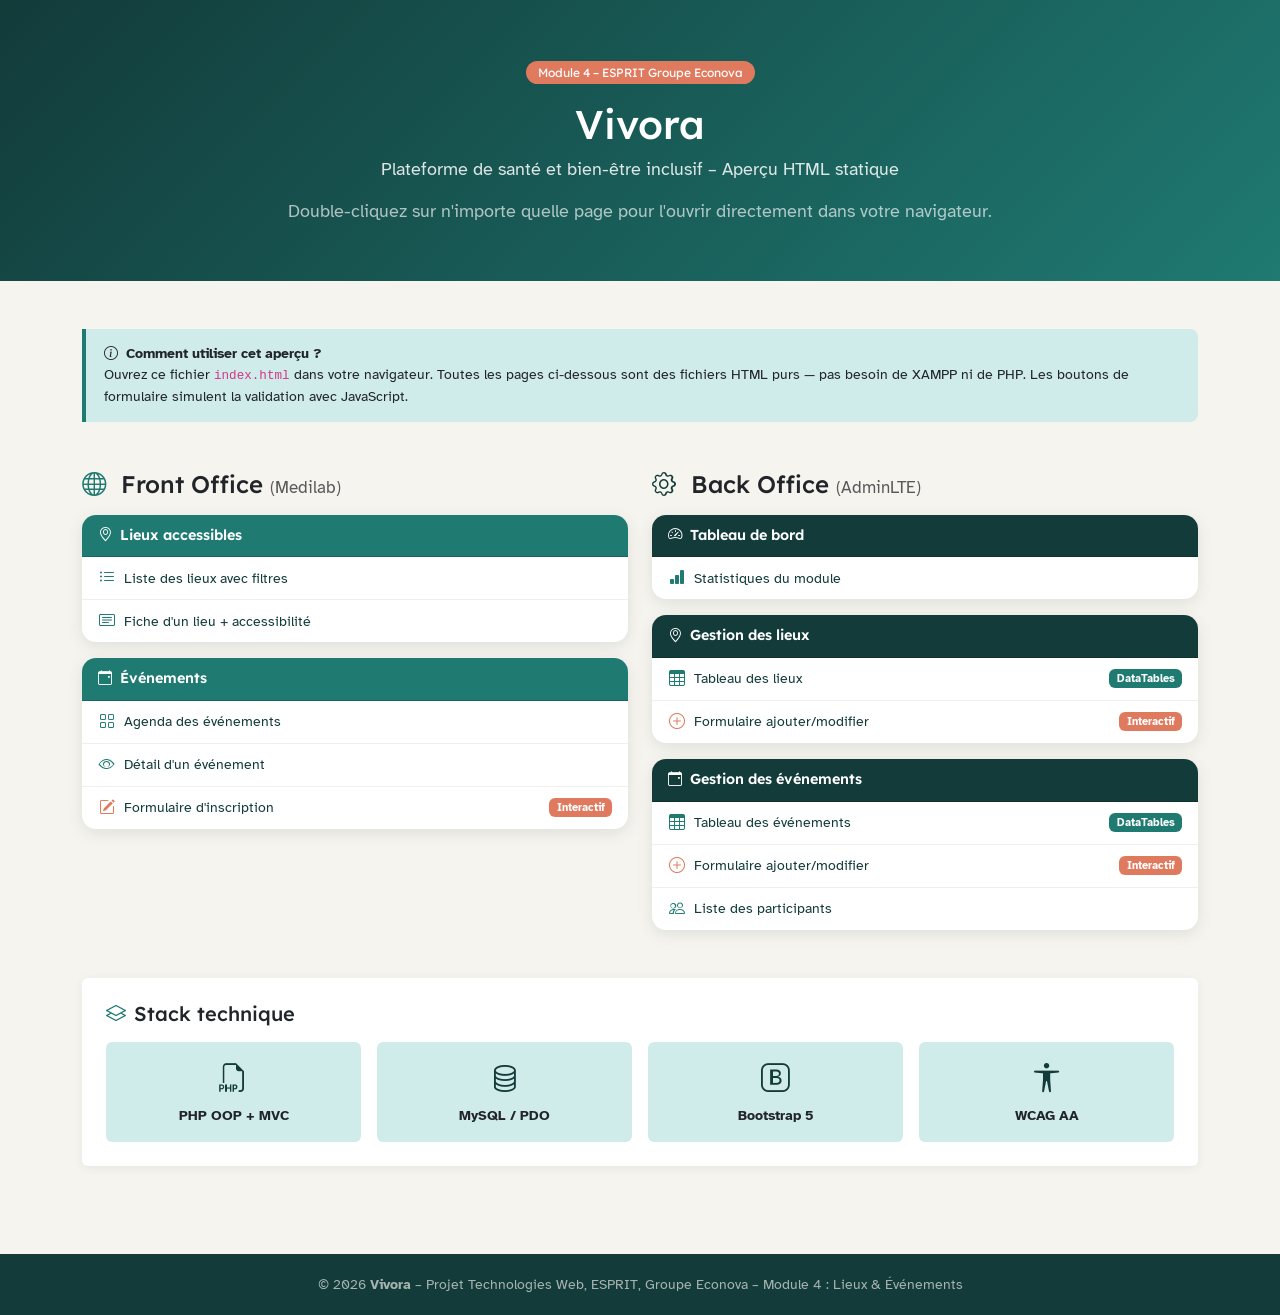
<file: html_preview/index.html>
<!DOCTYPE html>
<html lang="fr">
<head>
  <meta charset="UTF-8">
  <meta name="viewport" content="width=device-width, initial-scale=1.0">
  <title>Vivora – Navigation HTML Preview</title>
  <link rel="stylesheet" href="https://cdn.jsdelivr.net/npm/bootstrap@5.3.2/dist/css/bootstrap.min.css">
  <link rel="stylesheet" href="https://cdn.jsdelivr.net/npm/bootstrap-icons@1.11.3/font/bootstrap-icons.min.css">
  <link href="https://fonts.googleapis.com/css2?family=Lexend:wght@400;600;700&family=Atkinson+Hyperlegible:wght@400;700&display=swap" rel="stylesheet">
  <style>
    :root{--vert:#123B3A;--sarcelle:#1F7A72;--corail:#E07A5F;--blanc:#F6F4EE;--clair:#d0ecea;}
    body{font-family:'Atkinson Hyperlegible',sans-serif;background:var(--blanc);min-height:100vh;}
    h1,h2,h3{font-family:'Lexend',sans-serif;color:var(--vert);}
    .hero{background:linear-gradient(135deg,var(--vert) 0%,var(--sarcelle) 100%);padding:60px 0 40px;text-align:center;}
    .hero h1{color:#fff;font-size:2.5rem;}
    .hero p{color:rgba(255,255,255,.85);font-size:1.1rem;}
    .badge-module{background:var(--corail);color:#fff;font-family:'Lexend',sans-serif;font-size:.75rem;padding:4px 12px;border-radius:50px;}
    .card-nav{border:none;border-radius:14px;box-shadow:0 4px 16px rgba(18,59,58,.10);transition:.2s;overflow:hidden;}
    .card-nav:hover{transform:translateY(-4px);box-shadow:0 8px 24px rgba(18,59,58,.18);}
    .card-nav .card-header{font-family:'Lexend',sans-serif;font-weight:600;padding:10px 16px;font-size:.9rem;}
    .card-nav a{display:flex;align-items:center;gap:8px;padding:9px 16px;text-decoration:none;color:var(--vert);border-bottom:1px solid #f0efeb;font-size:.88rem;transition:.15s;}
    .card-nav a:last-child{border-bottom:none;}
    .card-nav a:hover{background:var(--clair);color:var(--sarcelle);}
    .card-nav a i{font-size:1rem;width:18px;text-align:center;flex-shrink:0;}
    .header-front{background:var(--sarcelle);}
    .header-back{background:var(--vert);}
    .note{background:var(--clair);border-left:4px solid var(--sarcelle);border-radius:0 8px 8px 0;padding:14px 18px;font-size:.9rem;}
  </style>
</head>
<body>

<!-- Hero -->
<div class="hero">
  <div class="container">
    <div class="mb-3"><span class="badge-module">Module 4 – ESPRIT Groupe Econova</span></div>
    <h1>Vivora</h1>
    <p>Plateforme de santé et bien-être inclusif – Aperçu HTML statique</p>
    <p class="small" style="color:rgba(255,255,255,.65);">
      Double-cliquez sur n'importe quelle page pour l'ouvrir directement dans votre navigateur.
    </p>
  </div>
</div>

<main class="py-5">
  <div class="container">

    <div class="note mb-5">
      <strong><i class="bi bi-info-circle me-2"></i>Comment utiliser cet aperçu ?</strong><br>
      Ouvrez ce fichier <code>index.html</code> dans votre navigateur. Toutes les pages ci-dessous sont des fichiers HTML
      purs — pas besoin de XAMPP ni de PHP. Les boutons de formulaire simulent la validation avec JavaScript.
    </div>

    <div class="row g-4">

      <!-- FRONT OFFICE -->
      <div class="col-md-6">
        <h2 class="h4 mb-3">
          <i class="bi bi-globe me-2" style="color:var(--sarcelle)"></i>
          Front Office
          <small class="text-muted" style="font-size:.7em;font-family:'Atkinson Hyperlegible',sans-serif;"> (Medilab)</small>
        </h2>

        <div class="card card-nav mb-3">
          <div class="card-header header-front text-white">
            <i class="bi bi-geo-alt me-2"></i>Lieux accessibles
          </div>
          <a href="front-lieux-liste.html">
            <i class="bi bi-list-ul" style="color:var(--sarcelle)"></i>
            Liste des lieux avec filtres
          </a>
          <a href="front-lieux-fiche.html">
            <i class="bi bi-card-text" style="color:var(--sarcelle)"></i>
            Fiche d'un lieu + accessibilité
          </a>
        </div>

        <div class="card card-nav">
          <div class="card-header header-front text-white">
            <i class="bi bi-calendar-event me-2"></i>Événements
          </div>
          <a href="front-evenements-liste.html">
            <i class="bi bi-grid" style="color:var(--sarcelle)"></i>
            Agenda des événements
          </a>
          <a href="front-evenements-detail.html">
            <i class="bi bi-eye" style="color:var(--sarcelle)"></i>
            Détail d'un événement
          </a>
          <a href="front-evenements-inscription.html">
            <i class="bi bi-pencil-square" style="color:var(--corail)"></i>
            Formulaire d'inscription
            <span class="ms-auto badge" style="background:var(--corail);color:#fff;font-size:.7rem;">Interactif</span>
          </a>
        </div>
      </div>

      <!-- BACK OFFICE -->
      <div class="col-md-6">
        <h2 class="h4 mb-3">
          <i class="bi bi-gear me-2" style="color:var(--vert)"></i>
          Back Office
          <small class="text-muted" style="font-size:.7em;font-family:'Atkinson Hyperlegible',sans-serif;"> (AdminLTE)</small>
        </h2>

        <div class="card card-nav mb-3">
          <div class="card-header header-back text-white">
            <i class="bi bi-speedometer2 me-2"></i>Tableau de bord
          </div>
          <a href="back-dashboard.html">
            <i class="bi bi-bar-chart-fill" style="color:var(--sarcelle)"></i>
            Statistiques du module
          </a>
        </div>

        <div class="card card-nav mb-3">
          <div class="card-header header-back text-white">
            <i class="bi bi-geo-alt me-2"></i>Gestion des lieux
          </div>
          <a href="back-lieux-liste.html">
            <i class="bi bi-table" style="color:var(--sarcelle)"></i>
            Tableau des lieux
            <span class="ms-auto badge" style="background:var(--sarcelle);color:#fff;font-size:.7rem;">DataTables</span>
          </a>
          <a href="back-lieux-formulaire.html">
            <i class="bi bi-plus-circle" style="color:var(--corail)"></i>
            Formulaire ajouter/modifier
            <span class="ms-auto badge" style="background:var(--corail);color:#fff;font-size:.7rem;">Interactif</span>
          </a>
        </div>

        <div class="card card-nav">
          <div class="card-header header-back text-white">
            <i class="bi bi-calendar-event me-2"></i>Gestion des événements
          </div>
          <a href="back-evenements-liste.html">
            <i class="bi bi-table" style="color:var(--sarcelle)"></i>
            Tableau des événements
            <span class="ms-auto badge" style="background:var(--sarcelle);color:#fff;font-size:.7rem;">DataTables</span>
          </a>
          <a href="back-evenements-formulaire.html">
            <i class="bi bi-plus-circle" style="color:var(--corail)"></i>
            Formulaire ajouter/modifier
            <span class="ms-auto badge" style="background:var(--corail);color:#fff;font-size:.7rem;">Interactif</span>
          </a>
          <a href="back-evenements-participants.html">
            <i class="bi bi-people" style="color:var(--sarcelle)"></i>
            Liste des participants
          </a>
        </div>
      </div>

    </div><!-- fin row -->

    <!-- Info stack -->
    <div class="mt-5 p-4 rounded" style="background:#fff;box-shadow:0 2px 10px rgba(18,59,58,.07);">
      <h3 class="h5 mb-3"><i class="bi bi-layers me-2" style="color:var(--sarcelle)"></i>Stack technique</h3>
      <div class="row g-3 text-center">
        <div class="col-6 col-md-3">
          <div class="p-3 rounded" style="background:var(--clair);">
            <i class="bi bi-filetype-php" style="font-size:1.8rem;color:var(--vert)"></i>
            <div class="mt-1 small fw-semibold">PHP OOP + MVC</div>
          </div>
        </div>
        <div class="col-6 col-md-3">
          <div class="p-3 rounded" style="background:var(--clair);">
            <i class="bi bi-database" style="font-size:1.8rem;color:var(--vert)"></i>
            <div class="mt-1 small fw-semibold">MySQL / PDO</div>
          </div>
        </div>
        <div class="col-6 col-md-3">
          <div class="p-3 rounded" style="background:var(--clair);">
            <i class="bi bi-bootstrap" style="font-size:1.8rem;color:var(--vert)"></i>
            <div class="mt-1 small fw-semibold">Bootstrap 5</div>
          </div>
        </div>
        <div class="col-6 col-md-3">
          <div class="p-3 rounded" style="background:var(--clair);">
            <i class="bi bi-universal-access" style="font-size:1.8rem;color:var(--vert)"></i>
            <div class="mt-1 small fw-semibold">WCAG AA</div>
          </div>
        </div>
      </div>
    </div>

  </div>
</main>

<footer style="background:var(--vert);color:var(--blanc);padding:20px 0;margin-top:40px;text-align:center;">
  <p class="mb-0 small" style="color:rgba(246,244,238,.65)">
    © 2026 <strong>Vivora</strong> – Projet Technologies Web, ESPRIT, Groupe Econova – Module 4 : Lieux &amp; Événements
  </p>
</footer>

<script src="https://cdn.jsdelivr.net/npm/bootstrap@5.3.2/dist/js/bootstrap.bundle.min.js"></script>
</body>
</html>
</file>
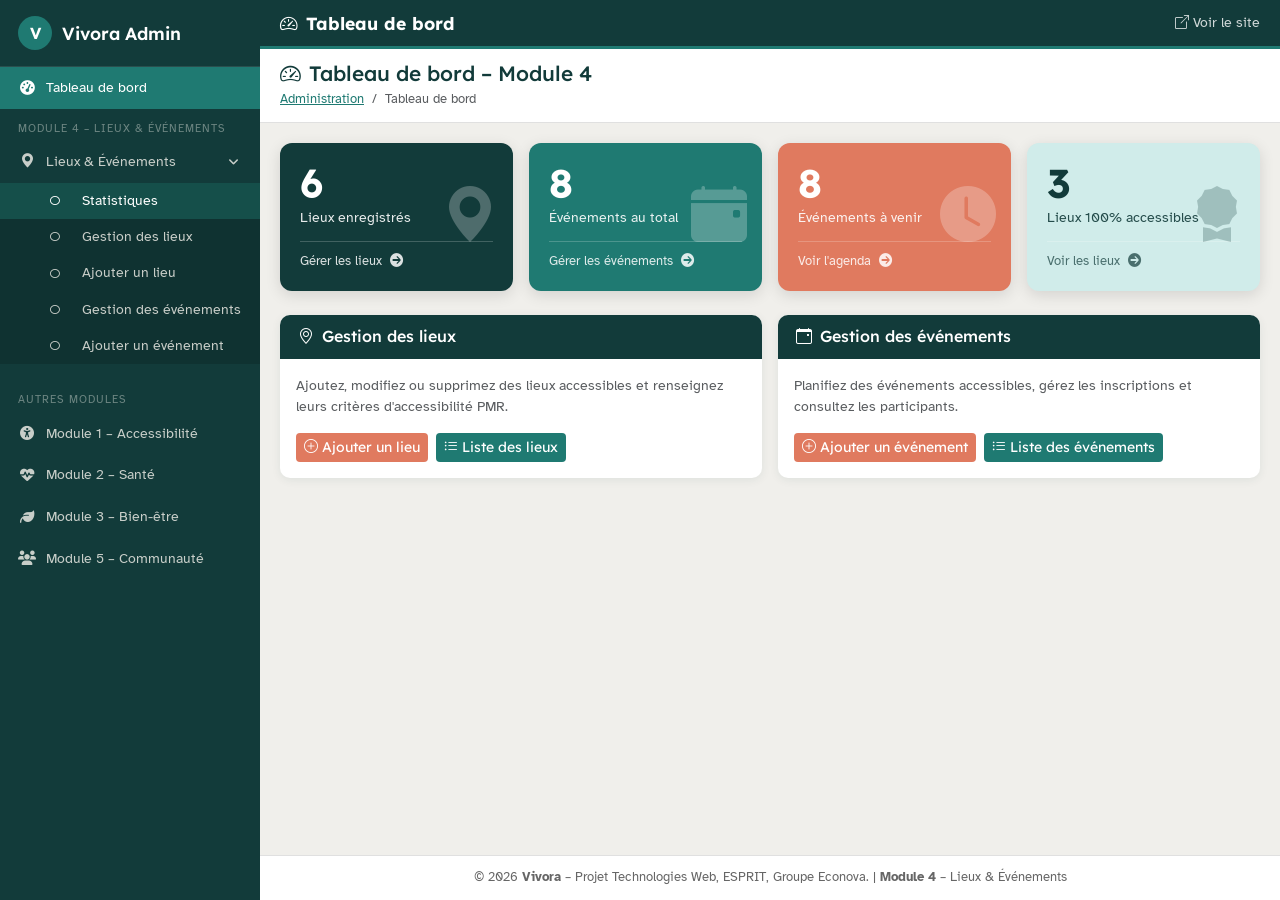
<file: html_preview/back-dashboard.html>
<!DOCTYPE html>
<html lang="fr">
<head>
  <meta charset="UTF-8">
  <meta name="viewport" content="width=device-width, initial-scale=1.0">
  <title>Tableau de bord – Vivora Admin</title>
  <link rel="stylesheet" href="https://cdn.jsdelivr.net/npm/bootstrap@5.3.2/dist/css/bootstrap.min.css">
  <link rel="stylesheet" href="https://cdn.jsdelivr.net/npm/bootstrap-icons@1.11.3/font/bootstrap-icons.min.css">
  <link rel="stylesheet" href="https://cdnjs.cloudflare.com/ajax/libs/font-awesome/6.5.0/css/all.min.css">
  <link href="https://fonts.googleapis.com/css2?family=Lexend:wght@400;600;700&family=Atkinson+Hyperlegible:wght@400;700&display=swap" rel="stylesheet">
  <style>
    :root{--vert:#123B3A;--sarcelle:#1F7A72;--corail:#E07A5F;--blanc:#F6F4EE;--clair:#d0ecea;}
    *{box-sizing:border-box;}
    body{font-family:'Atkinson Hyperlegible',sans-serif;background:#f0efeb;margin:0;}
    h1,h2,h3,h4,h5,h6{font-family:'Lexend',sans-serif;}

    /* Layout */
    .wrapper{display:flex;min-height:100vh;}
    .sidebar{width:260px;background:var(--vert);flex-shrink:0;position:fixed;top:0;left:0;height:100vh;overflow-y:auto;z-index:1000;}
    .content{margin-left:260px;flex:1;display:flex;flex-direction:column;}
    .topbar{background:var(--vert);border-bottom:3px solid var(--sarcelle);padding:10px 20px;display:flex;align-items:center;justify-content:space-between;}
    .topbar .brand{font-family:'Lexend',sans-serif;color:#fff;font-weight:700;font-size:1.1rem;}
    .topbar a{color:rgba(255,255,255,.8);text-decoration:none;font-size:.9rem;}
    .topbar a:hover{color:var(--corail);}
    .main-content{padding:20px;flex:1;}

    /* Sidebar */
    .sidebar-brand{padding:16px 18px;border-bottom:1px solid rgba(255,255,255,.1);display:flex;align-items:center;gap:10px;}
    .sidebar-brand .logo-circle{width:34px;height:34px;background:var(--sarcelle);border-radius:50%;display:flex;align-items:center;justify-content:center;color:#fff;font-family:'Lexend',sans-serif;font-weight:700;}
    .sidebar-brand .brand-name{font-family:'Lexend',sans-serif;color:#fff;font-weight:600;font-size:1.1rem;}
    .nav-header{padding:12px 18px 4px;font-size:.68rem;text-transform:uppercase;letter-spacing:1px;color:rgba(246,244,238,.4);}
    .sidebar-nav a{display:flex;align-items:center;gap:10px;padding:10px 18px;color:rgba(246,244,238,.8);text-decoration:none;font-size:.9rem;transition:.2s;}
    .sidebar-nav a:hover,.sidebar-nav a.active{background:var(--sarcelle);color:#fff;}
    .sidebar-nav a i{width:18px;text-align:center;}
    .submenu{padding-left:0;list-style:none;background:rgba(0,0,0,.15);}
    .submenu a{padding:8px 18px 8px 46px;font-size:.85rem;}
    .submenu a.active{background:rgba(31,122,114,.4);}
    details summary{list-style:none;cursor:pointer;}
    details summary::-webkit-details-marker{display:none;}

    /* Content header */
    .content-header{padding:12px 20px;background:#fff;border-bottom:1px solid #e0e0e0;}
    .content-header h1{font-size:1.3rem;margin:0;color:var(--vert);}
    .breadcrumb{margin:0;background:none;padding:0;font-size:.82rem;}

    /* Small boxes stats */
    .stat-box{border-radius:12px;padding:20px;color:#fff;position:relative;overflow:hidden;box-shadow:0 4px 15px rgba(0,0,0,.12);}
    .stat-box .stat-num{font-family:'Lexend',sans-serif;font-size:2.5rem;font-weight:700;line-height:1;}
    .stat-box .stat-label{font-size:.9rem;opacity:.9;margin-top:4px;}
    .stat-box .stat-icon{position:absolute;right:15px;top:50%;transform:translateY(-50%);font-size:3.5rem;opacity:.25;}
    .stat-box .stat-footer{margin-top:12px;padding-top:10px;border-top:1px solid rgba(255,255,255,.2);font-size:.82rem;}
    .stat-box .stat-footer a{color:rgba(255,255,255,.85);text-decoration:none;}
    .stat-box .stat-footer a:hover{color:#fff;}
    .box-vert{background:var(--vert);}
    .box-sarcelle{background:var(--sarcelle);}
    .box-corail{background:var(--corail);}
    .box-clair{background:var(--clair);color:var(--vert)!important;}
    .box-clair .stat-num,.box-clair .stat-label{color:var(--vert)!important;}
    .box-clair .stat-footer a{color:var(--vert)!important;opacity:.7;}

    /* Cards */
    .card{border:none;border-radius:10px;box-shadow:0 2px 10px rgba(18,59,58,.08);}
    .card-header-vivora{background:var(--vert);color:#fff;border-radius:10px 10px 0 0;padding:12px 18px;font-family:'Lexend',sans-serif;}
    .card-header-vivora h2{color:#fff;margin:0;font-size:1rem;}

    /* Boutons */
    .btn-vivora{background:var(--sarcelle);color:#fff;font-family:'Lexend',sans-serif;border:none;}
    .btn-vivora:hover{background:#165c56;color:#fff;}
    .btn-vivora-cta{background:var(--corail);color:#fff;font-family:'Lexend',sans-serif;border:none;}
    .btn-vivora-cta:hover{background:#c95f44;color:#fff;}

    /* Footer */
    .main-footer{background:#fff;padding:12px 20px;text-align:center;font-size:.82rem;color:#666;border-top:1px solid #e0e0e0;}

    @media(max-width:768px){.sidebar{display:none;}.content{margin-left:0;}}
  </style>
</head>
<body>
<div class="wrapper">

  <!-- SIDEBAR -->
  <aside class="sidebar">
    <div class="sidebar-brand">
      <div class="logo-circle">V</div>
      <span class="brand-name">Vivora Admin</span>
    </div>

    <nav class="sidebar-nav">
      <a href="back-dashboard.html" class="active"><i class="fas fa-tachometer-alt"></i> Tableau de bord</a>

      <div class="nav-header">Module 4 – Lieux &amp; Événements</div>

      <details open>
        <summary>
          <a href="#" onclick="return false;" style="display:flex;align-items:center;gap:10px;padding:10px 18px;color:rgba(246,244,238,.8);text-decoration:none;font-size:.9rem;">
            <i class="bi bi-geo-alt-fill"></i> Lieux &amp; Événements <i class="fas fa-angle-down ms-auto" style="font-size:.75rem"></i>
          </a>
        </summary>
        <ul class="submenu">
          <li><a href="back-dashboard.html" class="active"><i class="far fa-circle me-2" style="font-size:.6rem"></i>Statistiques</a></li>
          <li><a href="back-lieux-liste.html"><i class="far fa-circle me-2" style="font-size:.6rem"></i>Gestion des lieux</a></li>
          <li><a href="back-lieux-formulaire.html"><i class="far fa-circle me-2" style="font-size:.6rem"></i>Ajouter un lieu</a></li>
          <li><a href="back-evenements-liste.html"><i class="far fa-circle me-2" style="font-size:.6rem"></i>Gestion des événements</a></li>
          <li><a href="back-evenements-formulaire.html"><i class="far fa-circle me-2" style="font-size:.6rem"></i>Ajouter un événement</a></li>
        </ul>
      </details>

      <div class="nav-header">Autres Modules</div>
      <a href="#"><i class="fas fa-universal-access"></i> Module 1 – Accessibilité</a>
      <a href="#"><i class="fas fa-heartbeat"></i> Module 2 – Santé</a>
      <a href="#"><i class="fas fa-leaf"></i> Module 3 – Bien-être</a>
      <a href="#"><i class="fas fa-users"></i> Module 5 – Communauté</a>
    </nav>
  </aside>

  <!-- CONTENU -->
  <div class="content">

    <!-- Topbar -->
    <div class="topbar">
      <span class="brand"><i class="bi bi-speedometer2 me-2"></i>Tableau de bord</span>
      <a href="front-lieux-liste.html" target="_blank"><i class="bi bi-box-arrow-up-right me-1"></i>Voir le site</a>
    </div>

    <!-- En-tête page -->
    <div class="content-header">
      <h1><i class="bi bi-speedometer2 me-2"></i>Tableau de bord – Module 4</h1>
      <nav aria-label="breadcrumb">
        <ol class="breadcrumb mt-1">
          <li class="breadcrumb-item"><a href="#" style="color:var(--sarcelle)">Administration</a></li>
          <li class="breadcrumb-item active">Tableau de bord</li>
        </ol>
      </nav>
    </div>

    <!-- Contenu principal -->
    <div class="main-content">

      <!-- Cartes statistiques -->
      <div class="row g-3 mb-4">
        <div class="col-lg-3 col-sm-6">
          <div class="stat-box box-vert">
            <div class="stat-num">6</div>
            <div class="stat-label">Lieux enregistrés</div>
            <div class="stat-icon"><i class="bi bi-geo-alt-fill"></i></div>
            <div class="stat-footer"><a href="back-lieux-liste.html">Gérer les lieux <i class="fas fa-arrow-circle-right ms-1"></i></a></div>
          </div>
        </div>
        <div class="col-lg-3 col-sm-6">
          <div class="stat-box box-sarcelle">
            <div class="stat-num">8</div>
            <div class="stat-label">Événements au total</div>
            <div class="stat-icon"><i class="bi bi-calendar-event-fill"></i></div>
            <div class="stat-footer"><a href="back-evenements-liste.html">Gérer les événements <i class="fas fa-arrow-circle-right ms-1"></i></a></div>
          </div>
        </div>
        <div class="col-lg-3 col-sm-6">
          <div class="stat-box box-corail">
            <div class="stat-num">8</div>
            <div class="stat-label">Événements à venir</div>
            <div class="stat-icon"><i class="bi bi-clock-fill"></i></div>
            <div class="stat-footer"><a href="back-evenements-liste.html">Voir l'agenda <i class="fas fa-arrow-circle-right ms-1"></i></a></div>
          </div>
        </div>
        <div class="col-lg-3 col-sm-6">
          <div class="stat-box box-clair">
            <div class="stat-num">3</div>
            <div class="stat-label">Lieux 100% accessibles</div>
            <div class="stat-icon" style="color:var(--vert)"><i class="bi bi-award-fill"></i></div>
            <div class="stat-footer"><a href="back-lieux-liste.html">Voir les lieux <i class="fas fa-arrow-circle-right ms-1"></i></a></div>
          </div>
        </div>
      </div>

      <!-- Accès rapides -->
      <div class="row g-3">
        <div class="col-md-6">
          <div class="card">
            <div class="card-header-vivora"><h2 class="h5"><i class="bi bi-geo-alt me-2"></i>Gestion des lieux</h2></div>
            <div class="card-body">
              <p class="small text-muted">Ajoutez, modifiez ou supprimez des lieux accessibles et renseignez leurs critères d'accessibilité PMR.</p>
              <div class="d-flex gap-2 flex-wrap">
                <a href="back-lieux-formulaire.html" class="btn btn-vivora-cta btn-sm"><i class="bi bi-plus-circle me-1"></i>Ajouter un lieu</a>
                <a href="back-lieux-liste.html" class="btn btn-vivora btn-sm"><i class="bi bi-list-ul me-1"></i>Liste des lieux</a>
              </div>
            </div>
          </div>
        </div>
        <div class="col-md-6">
          <div class="card">
            <div class="card-header-vivora"><h2 class="h5"><i class="bi bi-calendar-event me-2"></i>Gestion des événements</h2></div>
            <div class="card-body">
              <p class="small text-muted">Planifiez des événements accessibles, gérez les inscriptions et consultez les participants.</p>
              <div class="d-flex gap-2 flex-wrap">
                <a href="back-evenements-formulaire.html" class="btn btn-vivora-cta btn-sm"><i class="bi bi-plus-circle me-1"></i>Ajouter un événement</a>
                <a href="back-evenements-liste.html" class="btn btn-vivora btn-sm"><i class="bi bi-list-ul me-1"></i>Liste des événements</a>
              </div>
            </div>
          </div>
        </div>
      </div>

    </div><!-- fin main-content -->

    <div class="main-footer">© 2026 <strong>Vivora</strong> – Projet Technologies Web, ESPRIT, Groupe Econova. | <strong>Module 4</strong> – Lieux &amp; Événements</div>
  </div><!-- fin content -->

</div><!-- fin wrapper -->
<script src="https://cdn.jsdelivr.net/npm/bootstrap@5.3.2/dist/js/bootstrap.bundle.min.js"></script>
</body>
</html>
</file>
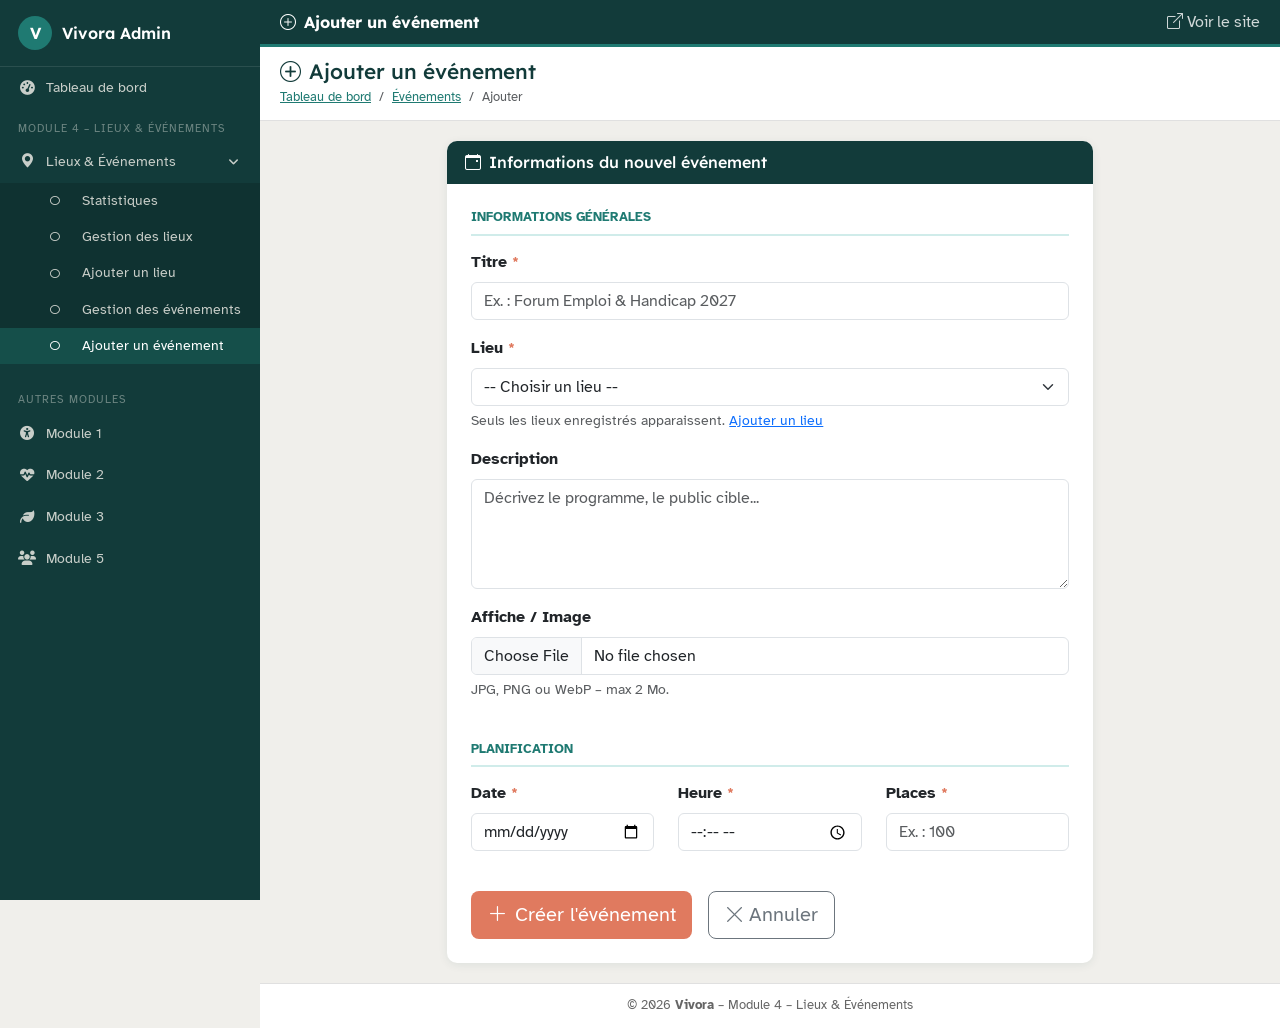
<file: html_preview/back-evenements-formulaire.html>
<!DOCTYPE html>
<html lang="fr">
<head>
  <meta charset="UTF-8">
  <meta name="viewport" content="width=device-width, initial-scale=1.0">
  <title>Ajouter un événement – Vivora Admin</title>
  <link rel="stylesheet" href="https://cdn.jsdelivr.net/npm/bootstrap@5.3.2/dist/css/bootstrap.min.css">
  <link rel="stylesheet" href="https://cdn.jsdelivr.net/npm/bootstrap-icons@1.11.3/font/bootstrap-icons.min.css">
  <link rel="stylesheet" href="https://cdnjs.cloudflare.com/ajax/libs/font-awesome/6.5.0/css/all.min.css">
  <link href="https://fonts.googleapis.com/css2?family=Lexend:wght@400;600;700&family=Atkinson+Hyperlegible:wght@400;700&display=swap" rel="stylesheet">
  <style>
    :root{--vert:#123B3A;--sarcelle:#1F7A72;--corail:#E07A5F;--blanc:#F6F4EE;--clair:#d0ecea;}
    body{font-family:'Atkinson Hyperlegible',sans-serif;background:#f0efeb;margin:0;}
    h1,h2,h3,h4,h5,h6{font-family:'Lexend',sans-serif;}
    .wrapper{display:flex;min-height:100vh;}
    .sidebar{width:260px;background:var(--vert);flex-shrink:0;position:fixed;top:0;left:0;height:100vh;overflow-y:auto;z-index:1000;}
    .content{margin-left:260px;flex:1;display:flex;flex-direction:column;}
    .topbar{background:var(--vert);border-bottom:3px solid var(--sarcelle);padding:10px 20px;display:flex;align-items:center;justify-content:space-between;}
    .topbar a{color:rgba(255,255,255,.8);text-decoration:none;}
    .topbar span{font-family:'Lexend',sans-serif;color:#fff;font-weight:700;}
    .main-content{padding:20px;flex:1;}
    .sidebar-brand{padding:16px 18px;border-bottom:1px solid rgba(255,255,255,.1);display:flex;align-items:center;gap:10px;}
    .sidebar-brand .logo-circle{width:34px;height:34px;background:var(--sarcelle);border-radius:50%;display:flex;align-items:center;justify-content:center;color:#fff;font-family:'Lexend',sans-serif;font-weight:700;}
    .sidebar-brand .brand-name{font-family:'Lexend',sans-serif;color:#fff;font-weight:600;}
    .nav-header{padding:12px 18px 4px;font-size:.68rem;text-transform:uppercase;letter-spacing:1px;color:rgba(246,244,238,.4);}
    .sidebar-nav a{display:flex;align-items:center;gap:10px;padding:10px 18px;color:rgba(246,244,238,.8);text-decoration:none;font-size:.9rem;transition:.2s;}
    .sidebar-nav a:hover,.sidebar-nav a.active{background:var(--sarcelle);color:#fff;}
    .sidebar-nav a i{width:18px;text-align:center;}
    .submenu{padding-left:0;list-style:none;background:rgba(0,0,0,.15);}
    .submenu a{padding:8px 18px 8px 46px;font-size:.85rem;}
    .submenu a.active{background:rgba(31,122,114,.4);}
    details summary{list-style:none;cursor:pointer;}
    details summary::-webkit-details-marker{display:none;}
    .content-header{padding:12px 20px;background:#fff;border-bottom:1px solid #e0e0e0;}
    .content-header h1{font-size:1.3rem;margin:0;color:var(--vert);}
    .breadcrumb{margin:0;background:none;padding:0;font-size:.82rem;}
    .card{border:none;border-radius:10px;box-shadow:0 2px 10px rgba(18,59,58,.08);}
    .card-header-vivora{background:var(--vert);color:#fff;border-radius:10px 10px 0 0;padding:12px 18px;}
    .card-header-vivora h2{color:#fff;margin:0;font-size:1rem;font-family:'Lexend',sans-serif;}
    .form-control:focus,.form-select:focus{border-color:var(--sarcelle);box-shadow:0 0 0 .2rem rgba(31,122,114,.25);}
    fieldset legend{font-size:.82rem;text-transform:uppercase;color:var(--sarcelle);font-weight:600;border-bottom:2px solid var(--clair);padding-bottom:6px;margin-bottom:14px;}
    .btn-vivora{background:var(--sarcelle);color:#fff;border:none;}
    .btn-vivora:hover{background:#165c56;color:#fff;}
    .btn-vivora-cta{background:var(--corail);color:#fff;border:none;}
    .btn-vivora-cta:hover{background:#c95f44;color:#fff;}
    .main-footer{background:#fff;padding:12px 20px;text-align:center;font-size:.82rem;color:#666;border-top:1px solid #e0e0e0;}
    @media(max-width:768px){.sidebar{display:none;}.content{margin-left:0;}}
  </style>
</head>
<body>
<div class="wrapper">
  <aside class="sidebar">
    <div class="sidebar-brand"><div class="logo-circle">V</div><span class="brand-name">Vivora Admin</span></div>
    <nav class="sidebar-nav">
      <a href="back-dashboard.html"><i class="fas fa-tachometer-alt"></i> Tableau de bord</a>
      <div class="nav-header">Module 4 – Lieux &amp; Événements</div>
      <details open>
        <summary><a href="#" onclick="return false;" style="display:flex;align-items:center;gap:10px;padding:10px 18px;color:rgba(246,244,238,.8);text-decoration:none;font-size:.9rem;">
          <i class="bi bi-geo-alt-fill"></i> Lieux &amp; Événements <i class="fas fa-angle-down ms-auto" style="font-size:.75rem"></i>
        </a></summary>
        <ul class="submenu">
          <li><a href="back-dashboard.html"><i class="far fa-circle me-2" style="font-size:.6rem"></i>Statistiques</a></li>
          <li><a href="back-lieux-liste.html"><i class="far fa-circle me-2" style="font-size:.6rem"></i>Gestion des lieux</a></li>
          <li><a href="back-lieux-formulaire.html"><i class="far fa-circle me-2" style="font-size:.6rem"></i>Ajouter un lieu</a></li>
          <li><a href="back-evenements-liste.html"><i class="far fa-circle me-2" style="font-size:.6rem"></i>Gestion des événements</a></li>
          <li><a href="back-evenements-formulaire.html" class="active"><i class="far fa-circle me-2" style="font-size:.6rem"></i>Ajouter un événement</a></li>
        </ul>
      </details>
      <div class="nav-header">Autres Modules</div>
      <a href="#"><i class="fas fa-universal-access"></i> Module 1</a>
      <a href="#"><i class="fas fa-heartbeat"></i> Module 2</a>
      <a href="#"><i class="fas fa-leaf"></i> Module 3</a>
      <a href="#"><i class="fas fa-users"></i> Module 5</a>
    </nav>
  </aside>

  <div class="content">
    <div class="topbar"><span><i class="bi bi-plus-circle me-2"></i>Ajouter un événement</span><a href="front-evenements-liste.html" target="_blank"><i class="bi bi-box-arrow-up-right me-1"></i>Voir le site</a></div>
    <div class="content-header">
      <h1><i class="bi bi-plus-circle me-2"></i>Ajouter un événement</h1>
      <ol class="breadcrumb mt-1">
        <li class="breadcrumb-item"><a href="back-dashboard.html" style="color:var(--sarcelle)">Tableau de bord</a></li>
        <li class="breadcrumb-item"><a href="back-evenements-liste.html" style="color:var(--sarcelle)">Événements</a></li>
        <li class="breadcrumb-item active">Ajouter</li>
      </ol>
    </div>

    <div class="main-content">
      <div class="row justify-content-center">
        <div class="col-lg-8">
          <div class="card">
            <div class="card-header-vivora"><h2><i class="bi bi-calendar-event me-2"></i>Informations du nouvel événement</h2></div>
            <div class="card-body p-4">
              <form novalidate id="form-ev">

                <fieldset class="mb-4">
                  <legend>Informations générales</legend>

                  <div class="mb-3">
                    <label for="titre" class="form-label fw-semibold">Titre <span style="color:var(--corail)">*</span></label>
                    <input type="text" class="form-control" id="titre" required minlength="3" maxlength="200" placeholder="Ex. : Forum Emploi & Handicap 2027">
                    <div class="invalid-feedback">Titre obligatoire.</div>
                  </div>

                  <div class="mb-3">
                    <label for="lieu_id" class="form-label fw-semibold">Lieu <span style="color:var(--corail)">*</span></label>
                    <select class="form-select" id="lieu_id" required>
                      <option value="">-- Choisir un lieu --</option>
                      <option>Centre Culturel Ibn Rachiq – Tunis</option>
                      <option>Espace Capacités Ariana – Ariana</option>
                      <option>Palais des Congrès de Sousse – Sousse</option>
                      <option>Maison de la Culture de Sfax – Sfax</option>
                      <option>Parc du Belvédère – Tunis</option>
                      <option>Centre Sportif Adapté de l'Ariana – Ariana</option>
                    </select>
                    <div class="form-text">Seuls les lieux enregistrés apparaissent. <a href="back-lieux-formulaire.html">Ajouter un lieu</a></div>
                    <div class="invalid-feedback">Veuillez choisir un lieu.</div>
                  </div>

                  <div class="mb-3">
                    <label for="description" class="form-label fw-semibold">Description</label>
                    <textarea class="form-control" id="description" rows="4" maxlength="3000" placeholder="Décrivez le programme, le public cible..."></textarea>
                  </div>

                  <div class="mb-3">
                    <label for="image" class="form-label fw-semibold">Affiche / Image</label>
                    <input type="file" class="form-control" id="image" accept="image/jpeg,image/png,image/webp">
                    <div class="form-text">JPG, PNG ou WebP – max 2 Mo.</div>
                  </div>
                </fieldset>

                <fieldset class="mb-4">
                  <legend>Planification</legend>
                  <div class="row">
                    <div class="col-md-4 mb-3">
                      <label for="date_ev" class="form-label fw-semibold">Date <span style="color:var(--corail)">*</span></label>
                      <input type="date" class="form-control" id="date_ev" required>
                      <div class="invalid-feedback">Date obligatoire.</div>
                    </div>
                    <div class="col-md-4 mb-3">
                      <label for="heure" class="form-label fw-semibold">Heure <span style="color:var(--corail)">*</span></label>
                      <input type="time" class="form-control" id="heure" required>
                      <div class="invalid-feedback">Heure obligatoire.</div>
                    </div>
                    <div class="col-md-4 mb-3">
                      <label for="places" class="form-label fw-semibold">Places <span style="color:var(--corail)">*</span></label>
                      <input type="number" class="form-control" id="places" required min="1" max="10000" placeholder="Ex. : 100">
                      <div class="invalid-feedback">Minimum 1 place.</div>
                    </div>
                  </div>
                </fieldset>

                <div class="d-flex gap-3 flex-wrap">
                  <button type="submit" class="btn btn-vivora-cta btn-lg"><i class="bi bi-plus-lg me-2"></i>Créer l'événement</button>
                  <a href="back-evenements-liste.html" class="btn btn-outline-secondary btn-lg"><i class="bi bi-x-lg me-1"></i>Annuler</a>
                </div>
              </form>
            </div>
          </div>
        </div>
      </div>
    </div>

    <div class="main-footer">© 2026 <strong>Vivora</strong> – Module 4 – Lieux &amp; Événements</div>
  </div>
</div>

<script src="https://cdn.jsdelivr.net/npm/bootstrap@5.3.2/dist/js/bootstrap.bundle.min.js"></script>
<script>
(function(){
  'use strict';
  document.getElementById('form-ev').addEventListener('submit',function(e){
    e.preventDefault();
    if(!this.checkValidity()){this.classList.add('was-validated');return;}
    alert('✅ Événement créé avec succès ! (simulation HTML)');
    window.location.href='back-evenements-liste.html';
  });
})();
</script>
</body>
</html>
</file>
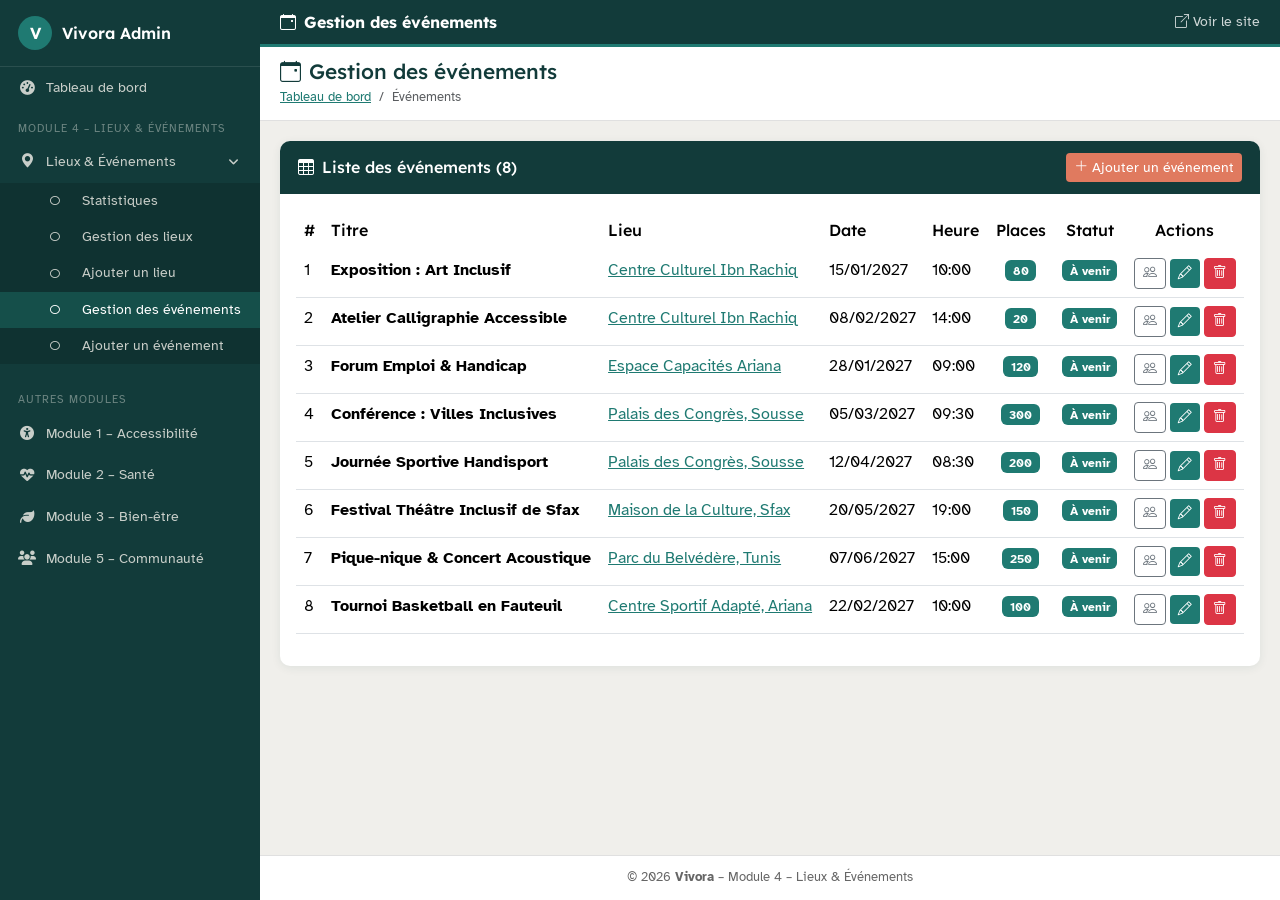
<file: html_preview/back-evenements-liste.html>
<!DOCTYPE html>
<html lang="fr">
<head>
  <meta charset="UTF-8">
  <meta name="viewport" content="width=device-width, initial-scale=1.0">
  <title>Gestion des événements – Vivora Admin</title>
  <link rel="stylesheet" href="https://cdn.jsdelivr.net/npm/bootstrap@5.3.2/dist/css/bootstrap.min.css">
  <link rel="stylesheet" href="https://cdn.jsdelivr.net/npm/bootstrap-icons@1.11.3/font/bootstrap-icons.min.css">
  <link rel="stylesheet" href="https://cdnjs.cloudflare.com/ajax/libs/font-awesome/6.5.0/css/all.min.css">
  <link rel="stylesheet" href="https://cdn.datatables.net/1.13.8/css/dataTables.bootstrap5.min.css">
  <link href="https://fonts.googleapis.com/css2?family=Lexend:wght@400;600;700&family=Atkinson+Hyperlegible:wght@400;700&display=swap" rel="stylesheet">
  <style>
    :root{--vert:#123B3A;--sarcelle:#1F7A72;--corail:#E07A5F;--blanc:#F6F4EE;--clair:#d0ecea;}
    body{font-family:'Atkinson Hyperlegible',sans-serif;background:#f0efeb;margin:0;}
    h1,h2,h3,h4,h5,h6{font-family:'Lexend',sans-serif;}
    .wrapper{display:flex;min-height:100vh;}
    .sidebar{width:260px;background:var(--vert);flex-shrink:0;position:fixed;top:0;left:0;height:100vh;overflow-y:auto;z-index:1000;}
    .content{margin-left:260px;flex:1;display:flex;flex-direction:column;}
    .topbar{background:var(--vert);border-bottom:3px solid var(--sarcelle);padding:10px 20px;display:flex;align-items:center;justify-content:space-between;}
    .topbar a{color:rgba(255,255,255,.8);text-decoration:none;font-size:.9rem;}
    .topbar span{font-family:'Lexend',sans-serif;color:#fff;font-weight:700;}
    .main-content{padding:20px;flex:1;}
    .sidebar-brand{padding:16px 18px;border-bottom:1px solid rgba(255,255,255,.1);display:flex;align-items:center;gap:10px;}
    .sidebar-brand .logo-circle{width:34px;height:34px;background:var(--sarcelle);border-radius:50%;display:flex;align-items:center;justify-content:center;color:#fff;font-family:'Lexend',sans-serif;font-weight:700;}
    .sidebar-brand .brand-name{font-family:'Lexend',sans-serif;color:#fff;font-weight:600;}
    .nav-header{padding:12px 18px 4px;font-size:.68rem;text-transform:uppercase;letter-spacing:1px;color:rgba(246,244,238,.4);}
    .sidebar-nav a{display:flex;align-items:center;gap:10px;padding:10px 18px;color:rgba(246,244,238,.8);text-decoration:none;font-size:.9rem;transition:.2s;}
    .sidebar-nav a:hover,.sidebar-nav a.active{background:var(--sarcelle);color:#fff;}
    .sidebar-nav a i{width:18px;text-align:center;}
    .submenu{padding-left:0;list-style:none;background:rgba(0,0,0,.15);}
    .submenu a{padding:8px 18px 8px 46px;font-size:.85rem;}
    .submenu a.active{background:rgba(31,122,114,.4);}
    details summary{list-style:none;cursor:pointer;}
    details summary::-webkit-details-marker{display:none;}
    .content-header{padding:12px 20px;background:#fff;border-bottom:1px solid #e0e0e0;}
    .content-header h1{font-size:1.3rem;margin:0;color:var(--vert);}
    .breadcrumb{margin:0;background:none;padding:0;font-size:.82rem;}
    .card{border:none;border-radius:10px;box-shadow:0 2px 10px rgba(18,59,58,.08);}
    .card-header-vivora{background:var(--vert);color:#fff;border-radius:10px 10px 0 0;padding:12px 18px;display:flex;justify-content:space-between;align-items:center;}
    .card-header-vivora h2{color:#fff;margin:0;font-size:1rem;font-family:'Lexend',sans-serif;}
    .btn-vivora{background:var(--sarcelle);color:#fff;border:none;}
    .btn-vivora:hover{background:#165c56;color:#fff;}
    .btn-vivora-cta{background:var(--corail);color:#fff;border:none;}
    .btn-vivora-cta:hover{background:#c95f44;color:#fff;}
    table thead th{background:var(--vert);color:#fff;font-family:'Lexend',sans-serif;font-weight:500;border:none;}
    .main-footer{background:#fff;padding:12px 20px;text-align:center;font-size:.82rem;color:#666;border-top:1px solid #e0e0e0;}
    @media(max-width:768px){.sidebar{display:none;}.content{margin-left:0;}}
  </style>
</head>
<body>
<div class="wrapper">

  <aside class="sidebar">
    <div class="sidebar-brand"><div class="logo-circle">V</div><span class="brand-name">Vivora Admin</span></div>
    <nav class="sidebar-nav">
      <a href="back-dashboard.html"><i class="fas fa-tachometer-alt"></i> Tableau de bord</a>
      <div class="nav-header">Module 4 – Lieux &amp; Événements</div>
      <details open>
        <summary><a href="#" onclick="return false;" style="display:flex;align-items:center;gap:10px;padding:10px 18px;color:rgba(246,244,238,.8);text-decoration:none;font-size:.9rem;">
          <i class="bi bi-geo-alt-fill"></i> Lieux &amp; Événements <i class="fas fa-angle-down ms-auto" style="font-size:.75rem"></i>
        </a></summary>
        <ul class="submenu">
          <li><a href="back-dashboard.html"><i class="far fa-circle me-2" style="font-size:.6rem"></i>Statistiques</a></li>
          <li><a href="back-lieux-liste.html"><i class="far fa-circle me-2" style="font-size:.6rem"></i>Gestion des lieux</a></li>
          <li><a href="back-lieux-formulaire.html"><i class="far fa-circle me-2" style="font-size:.6rem"></i>Ajouter un lieu</a></li>
          <li><a href="back-evenements-liste.html" class="active"><i class="far fa-circle me-2" style="font-size:.6rem"></i>Gestion des événements</a></li>
          <li><a href="back-evenements-formulaire.html"><i class="far fa-circle me-2" style="font-size:.6rem"></i>Ajouter un événement</a></li>
        </ul>
      </details>
      <div class="nav-header">Autres Modules</div>
      <a href="#"><i class="fas fa-universal-access"></i> Module 1 – Accessibilité</a>
      <a href="#"><i class="fas fa-heartbeat"></i> Module 2 – Santé</a>
      <a href="#"><i class="fas fa-leaf"></i> Module 3 – Bien-être</a>
      <a href="#"><i class="fas fa-users"></i> Module 5 – Communauté</a>
    </nav>
  </aside>

  <div class="content">
    <div class="topbar">
      <span><i class="bi bi-calendar-event me-2"></i>Gestion des événements</span>
      <a href="front-evenements-liste.html" target="_blank"><i class="bi bi-box-arrow-up-right me-1"></i>Voir le site</a>
    </div>
    <div class="content-header">
      <h1><i class="bi bi-calendar-event me-2"></i>Gestion des événements</h1>
      <ol class="breadcrumb mt-1">
        <li class="breadcrumb-item"><a href="back-dashboard.html" style="color:var(--sarcelle)">Tableau de bord</a></li>
        <li class="breadcrumb-item active">Événements</li>
      </ol>
    </div>

    <div class="main-content">
      <div class="card">
        <div class="card-header-vivora">
          <h2><i class="bi bi-table me-2"></i>Liste des événements (8)</h2>
          <a href="back-evenements-formulaire.html" class="btn btn-vivora-cta btn-sm"><i class="bi bi-plus-lg me-1"></i>Ajouter un événement</a>
        </div>
        <div class="card-body">
          <div class="table-responsive">
            <table id="tbl" class="table table-hover w-100">
              <thead>
                <tr><th>#</th><th>Titre</th><th>Lieu</th><th>Date</th><th>Heure</th><th class="text-center">Places</th><th class="text-center">Statut</th><th class="text-center">Actions</th></tr>
              </thead>
              <tbody>
                <tr><td>1</td><td><strong>Exposition : Art Inclusif</strong></td><td><a href="back-lieux-liste.html" style="color:var(--sarcelle)">Centre Culturel Ibn Rachiq</a></td><td>15/01/2027</td><td>10:00</td><td class="text-center"><span class="badge" style="background:var(--sarcelle);color:#fff;">80</span></td><td class="text-center"><span class="badge" style="background:var(--sarcelle);color:#fff;">À venir</span></td><td class="text-center" style="white-space:nowrap;"><a href="back-evenements-participants.html" class="btn btn-sm btn-outline-secondary me-1" title="Participants"><i class="bi bi-people"></i></a><a href="back-evenements-formulaire.html" class="btn btn-sm btn-vivora me-1"><i class="bi bi-pencil"></i></a><button class="btn btn-sm btn-danger" onclick="return confirm('Supprimer ?')"><i class="bi bi-trash"></i></button></td></tr>
                <tr><td>2</td><td><strong>Atelier Calligraphie Accessible</strong></td><td><a href="back-lieux-liste.html" style="color:var(--sarcelle)">Centre Culturel Ibn Rachiq</a></td><td>08/02/2027</td><td>14:00</td><td class="text-center"><span class="badge" style="background:var(--sarcelle);color:#fff;">20</span></td><td class="text-center"><span class="badge" style="background:var(--sarcelle);color:#fff;">À venir</span></td><td class="text-center" style="white-space:nowrap;"><a href="back-evenements-participants.html" class="btn btn-sm btn-outline-secondary me-1"><i class="bi bi-people"></i></a><a href="back-evenements-formulaire.html" class="btn btn-sm btn-vivora me-1"><i class="bi bi-pencil"></i></a><button class="btn btn-sm btn-danger" onclick="return confirm('Supprimer ?')"><i class="bi bi-trash"></i></button></td></tr>
                <tr><td>3</td><td><strong>Forum Emploi &amp; Handicap</strong></td><td><a href="back-lieux-liste.html" style="color:var(--sarcelle)">Espace Capacités Ariana</a></td><td>28/01/2027</td><td>09:00</td><td class="text-center"><span class="badge" style="background:var(--sarcelle);color:#fff;">120</span></td><td class="text-center"><span class="badge" style="background:var(--sarcelle);color:#fff;">À venir</span></td><td class="text-center" style="white-space:nowrap;"><a href="back-evenements-participants.html" class="btn btn-sm btn-outline-secondary me-1"><i class="bi bi-people"></i></a><a href="back-evenements-formulaire.html" class="btn btn-sm btn-vivora me-1"><i class="bi bi-pencil"></i></a><button class="btn btn-sm btn-danger" onclick="return confirm('Supprimer ?')"><i class="bi bi-trash"></i></button></td></tr>
                <tr><td>4</td><td><strong>Conférence : Villes Inclusives</strong></td><td><a href="back-lieux-liste.html" style="color:var(--sarcelle)">Palais des Congrès, Sousse</a></td><td>05/03/2027</td><td>09:30</td><td class="text-center"><span class="badge" style="background:var(--sarcelle);color:#fff;">300</span></td><td class="text-center"><span class="badge" style="background:var(--sarcelle);color:#fff;">À venir</span></td><td class="text-center" style="white-space:nowrap;"><a href="back-evenements-participants.html" class="btn btn-sm btn-outline-secondary me-1"><i class="bi bi-people"></i></a><a href="back-evenements-formulaire.html" class="btn btn-sm btn-vivora me-1"><i class="bi bi-pencil"></i></a><button class="btn btn-sm btn-danger" onclick="return confirm('Supprimer ?')"><i class="bi bi-trash"></i></button></td></tr>
                <tr><td>5</td><td><strong>Journée Sportive Handisport</strong></td><td><a href="back-lieux-liste.html" style="color:var(--sarcelle)">Palais des Congrès, Sousse</a></td><td>12/04/2027</td><td>08:30</td><td class="text-center"><span class="badge" style="background:var(--sarcelle);color:#fff;">200</span></td><td class="text-center"><span class="badge" style="background:var(--sarcelle);color:#fff;">À venir</span></td><td class="text-center" style="white-space:nowrap;"><a href="back-evenements-participants.html" class="btn btn-sm btn-outline-secondary me-1"><i class="bi bi-people"></i></a><a href="back-evenements-formulaire.html" class="btn btn-sm btn-vivora me-1"><i class="bi bi-pencil"></i></a><button class="btn btn-sm btn-danger" onclick="return confirm('Supprimer ?')"><i class="bi bi-trash"></i></button></td></tr>
                <tr><td>6</td><td><strong>Festival Théâtre Inclusif de Sfax</strong></td><td><a href="back-lieux-liste.html" style="color:var(--sarcelle)">Maison de la Culture, Sfax</a></td><td>20/05/2027</td><td>19:00</td><td class="text-center"><span class="badge" style="background:var(--sarcelle);color:#fff;">150</span></td><td class="text-center"><span class="badge" style="background:var(--sarcelle);color:#fff;">À venir</span></td><td class="text-center" style="white-space:nowrap;"><a href="back-evenements-participants.html" class="btn btn-sm btn-outline-secondary me-1"><i class="bi bi-people"></i></a><a href="back-evenements-formulaire.html" class="btn btn-sm btn-vivora me-1"><i class="bi bi-pencil"></i></a><button class="btn btn-sm btn-danger" onclick="return confirm('Supprimer ?')"><i class="bi bi-trash"></i></button></td></tr>
                <tr><td>7</td><td><strong>Pique-nique &amp; Concert Acoustique</strong></td><td><a href="back-lieux-liste.html" style="color:var(--sarcelle)">Parc du Belvédère, Tunis</a></td><td>07/06/2027</td><td>15:00</td><td class="text-center"><span class="badge" style="background:var(--sarcelle);color:#fff;">250</span></td><td class="text-center"><span class="badge" style="background:var(--sarcelle);color:#fff;">À venir</span></td><td class="text-center" style="white-space:nowrap;"><a href="back-evenements-participants.html" class="btn btn-sm btn-outline-secondary me-1"><i class="bi bi-people"></i></a><a href="back-evenements-formulaire.html" class="btn btn-sm btn-vivora me-1"><i class="bi bi-pencil"></i></a><button class="btn btn-sm btn-danger" onclick="return confirm('Supprimer ?')"><i class="bi bi-trash"></i></button></td></tr>
                <tr><td>8</td><td><strong>Tournoi Basketball en Fauteuil</strong></td><td><a href="back-lieux-liste.html" style="color:var(--sarcelle)">Centre Sportif Adapté, Ariana</a></td><td>22/02/2027</td><td>10:00</td><td class="text-center"><span class="badge" style="background:var(--sarcelle);color:#fff;">100</span></td><td class="text-center"><span class="badge" style="background:var(--sarcelle);color:#fff;">À venir</span></td><td class="text-center" style="white-space:nowrap;"><a href="back-evenements-participants.html" class="btn btn-sm btn-outline-secondary me-1"><i class="bi bi-people"></i></a><a href="back-evenements-formulaire.html" class="btn btn-sm btn-vivora me-1"><i class="bi bi-pencil"></i></a><button class="btn btn-sm btn-danger" onclick="return confirm('Supprimer ?')"><i class="bi bi-trash"></i></button></td></tr>
              </tbody>
            </table>
          </div>
        </div>
      </div>
    </div>

    <div class="main-footer">© 2026 <strong>Vivora</strong> – Module 4 – Lieux &amp; Événements</div>
  </div>
</div>

<script src="https://code.jquery.com/jquery-3.7.1.min.js"></script>
<script src="https://cdn.jsdelivr.net/npm/bootstrap@5.3.2/dist/js/bootstrap.bundle.min.js"></script>
<script src="https://cdn.datatables.net/1.13.8/js/jquery.dataTables.min.js"></script>
<script src="https://cdn.datatables.net/1.13.8/js/dataTables.bootstrap5.min.js"></script>
<script>$(document).ready(function(){ $('#tbl').DataTable({language:{url:'https://cdn.datatables.net/plug-ins/1.13.8/i18n/fr-FR.json'},responsive:true}); });</script>
</body>
</html>
</file>
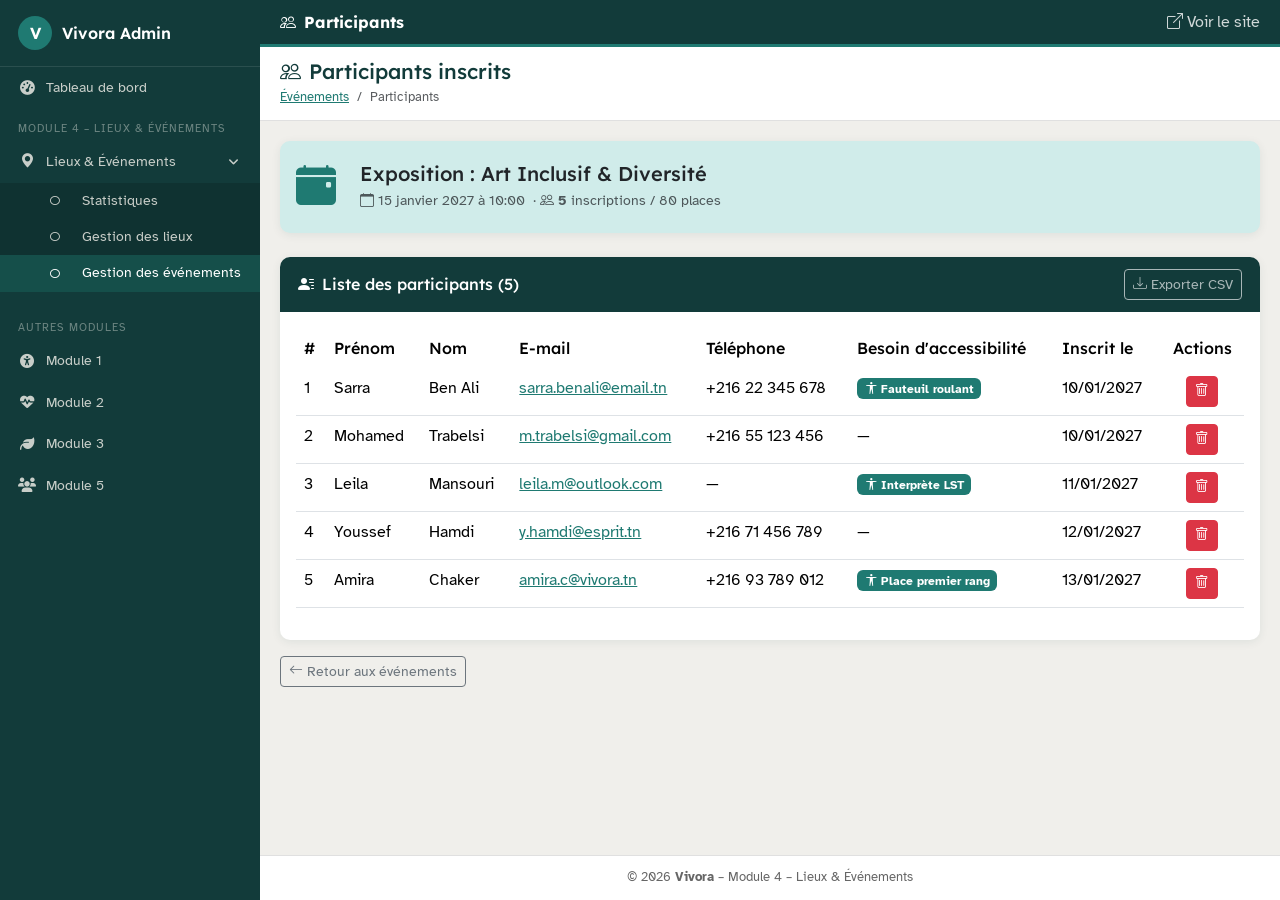
<file: html_preview/back-evenements-participants.html>
<!DOCTYPE html>
<html lang="fr">
<head>
  <meta charset="UTF-8">
  <meta name="viewport" content="width=device-width, initial-scale=1.0">
  <title>Participants – Vivora Admin</title>
  <link rel="stylesheet" href="https://cdn.jsdelivr.net/npm/bootstrap@5.3.2/dist/css/bootstrap.min.css">
  <link rel="stylesheet" href="https://cdn.jsdelivr.net/npm/bootstrap-icons@1.11.3/font/bootstrap-icons.min.css">
  <link rel="stylesheet" href="https://cdnjs.cloudflare.com/ajax/libs/font-awesome/6.5.0/css/all.min.css">
  <link rel="stylesheet" href="https://cdn.datatables.net/1.13.8/css/dataTables.bootstrap5.min.css">
  <link href="https://fonts.googleapis.com/css2?family=Lexend:wght@400;600;700&family=Atkinson+Hyperlegible:wght@400;700&display=swap" rel="stylesheet">
  <style>
    :root{--vert:#123B3A;--sarcelle:#1F7A72;--corail:#E07A5F;--blanc:#F6F4EE;--clair:#d0ecea;}
    body{font-family:'Atkinson Hyperlegible',sans-serif;background:#f0efeb;margin:0;}
    h1,h2,h3,h4,h5,h6{font-family:'Lexend',sans-serif;}
    .wrapper{display:flex;min-height:100vh;}
    .sidebar{width:260px;background:var(--vert);flex-shrink:0;position:fixed;top:0;left:0;height:100vh;overflow-y:auto;z-index:1000;}
    .content{margin-left:260px;flex:1;display:flex;flex-direction:column;}
    .topbar{background:var(--vert);border-bottom:3px solid var(--sarcelle);padding:10px 20px;display:flex;align-items:center;justify-content:space-between;}
    .topbar a{color:rgba(255,255,255,.8);text-decoration:none;}
    .topbar span{font-family:'Lexend',sans-serif;color:#fff;font-weight:700;}
    .main-content{padding:20px;flex:1;}
    .sidebar-brand{padding:16px 18px;border-bottom:1px solid rgba(255,255,255,.1);display:flex;align-items:center;gap:10px;}
    .sidebar-brand .logo-circle{width:34px;height:34px;background:var(--sarcelle);border-radius:50%;display:flex;align-items:center;justify-content:center;color:#fff;font-family:'Lexend',sans-serif;font-weight:700;}
    .sidebar-brand .brand-name{font-family:'Lexend',sans-serif;color:#fff;font-weight:600;}
    .nav-header{padding:12px 18px 4px;font-size:.68rem;text-transform:uppercase;letter-spacing:1px;color:rgba(246,244,238,.4);}
    .sidebar-nav a{display:flex;align-items:center;gap:10px;padding:10px 18px;color:rgba(246,244,238,.8);text-decoration:none;font-size:.9rem;transition:.2s;}
    .sidebar-nav a:hover,.sidebar-nav a.active{background:var(--sarcelle);color:#fff;}
    .sidebar-nav a i{width:18px;text-align:center;}
    .submenu{padding-left:0;list-style:none;background:rgba(0,0,0,.15);}
    .submenu a{padding:8px 18px 8px 46px;font-size:.85rem;}
    .submenu a.active{background:rgba(31,122,114,.4);}
    details summary{list-style:none;cursor:pointer;}
    details summary::-webkit-details-marker{display:none;}
    .content-header{padding:12px 20px;background:#fff;border-bottom:1px solid #e0e0e0;}
    .content-header h1{font-size:1.3rem;margin:0;color:var(--vert);}
    .breadcrumb{margin:0;background:none;padding:0;font-size:.82rem;}
    .card{border:none;border-radius:10px;box-shadow:0 2px 10px rgba(18,59,58,.08);}
    .card-header-vivora{background:var(--vert);color:#fff;border-radius:10px 10px 0 0;padding:12px 18px;display:flex;justify-content:space-between;align-items:center;}
    .card-header-vivora h2{color:#fff;margin:0;font-size:1rem;font-family:'Lexend',sans-serif;}
    table thead th{background:var(--vert);color:#fff;font-family:'Lexend',sans-serif;font-weight:500;border:none;}
    .main-footer{background:#fff;padding:12px 20px;text-align:center;font-size:.82rem;color:#666;border-top:1px solid #e0e0e0;}
    @media(max-width:768px){.sidebar{display:none;}.content{margin-left:0;}}
  </style>
</head>
<body>
<div class="wrapper">
  <aside class="sidebar">
    <div class="sidebar-brand"><div class="logo-circle">V</div><span class="brand-name">Vivora Admin</span></div>
    <nav class="sidebar-nav">
      <a href="back-dashboard.html"><i class="fas fa-tachometer-alt"></i> Tableau de bord</a>
      <div class="nav-header">Module 4 – Lieux &amp; Événements</div>
      <details open>
        <summary><a href="#" onclick="return false;" style="display:flex;align-items:center;gap:10px;padding:10px 18px;color:rgba(246,244,238,.8);text-decoration:none;font-size:.9rem;">
          <i class="bi bi-geo-alt-fill"></i> Lieux &amp; Événements <i class="fas fa-angle-down ms-auto" style="font-size:.75rem"></i>
        </a></summary>
        <ul class="submenu">
          <li><a href="back-dashboard.html"><i class="far fa-circle me-2" style="font-size:.6rem"></i>Statistiques</a></li>
          <li><a href="back-lieux-liste.html"><i class="far fa-circle me-2" style="font-size:.6rem"></i>Gestion des lieux</a></li>
          <li><a href="back-evenements-liste.html" class="active"><i class="far fa-circle me-2" style="font-size:.6rem"></i>Gestion des événements</a></li>
        </ul>
      </details>
      <div class="nav-header">Autres Modules</div>
      <a href="#"><i class="fas fa-universal-access"></i> Module 1</a>
      <a href="#"><i class="fas fa-heartbeat"></i> Module 2</a>
      <a href="#"><i class="fas fa-leaf"></i> Module 3</a>
      <a href="#"><i class="fas fa-users"></i> Module 5</a>
    </nav>
  </aside>

  <div class="content">
    <div class="topbar"><span><i class="bi bi-people me-2"></i>Participants</span><a href="front-evenements-liste.html" target="_blank"><i class="bi bi-box-arrow-up-right me-1"></i>Voir le site</a></div>
    <div class="content-header">
      <h1><i class="bi bi-people me-2"></i>Participants inscrits</h1>
      <ol class="breadcrumb mt-1">
        <li class="breadcrumb-item"><a href="back-evenements-liste.html" style="color:var(--sarcelle)">Événements</a></li>
        <li class="breadcrumb-item active">Participants</li>
      </ol>
    </div>

    <div class="main-content">

      <!-- Résumé événement -->
      <div class="card mb-4" style="background:var(--clair);border:none;">
        <div class="card-body d-flex align-items-center gap-4 flex-wrap">
          <i class="bi bi-calendar-event-fill" style="font-size:2.5rem;color:var(--sarcelle)"></i>
          <div>
            <h2 class="h5 mb-1">Exposition : Art Inclusif &amp; Diversité</h2>
            <p class="mb-0 text-muted small"><i class="bi bi-calendar me-1"></i>15 janvier 2027 à 10:00
              &nbsp;·&nbsp;<i class="bi bi-people me-1"></i><strong>5</strong> inscriptions / 80 places</p>
          </div>
        </div>
      </div>

      <!-- Tableau participants -->
      <div class="card">
        <div class="card-header-vivora">
          <h2><i class="bi bi-person-lines-fill me-2"></i>Liste des participants (5)</h2>
          <button class="btn btn-outline-light btn-sm" disabled><i class="bi bi-download me-1"></i>Exporter CSV</button>
        </div>
        <div class="card-body">
          <div class="table-responsive">
            <table id="tbl" class="table table-hover w-100">
              <thead>
                <tr><th>#</th><th>Prénom</th><th>Nom</th><th>E-mail</th><th>Téléphone</th><th>Besoin d'accessibilité</th><th>Inscrit le</th><th class="text-center">Actions</th></tr>
              </thead>
              <tbody>
                <tr><td>1</td><td>Sarra</td><td>Ben Ali</td><td><a href="mailto:sarra.benali@email.tn" style="color:var(--sarcelle)">sarra.benali@email.tn</a></td><td>+216 22 345 678</td><td><span class="badge" style="background:var(--sarcelle);color:#fff;"><i class="bi bi-universal-access"></i> Fauteuil roulant</span></td><td>10/01/2027</td><td class="text-center"><button class="btn btn-sm btn-danger" onclick="return confirm('Supprimer ?')"><i class="bi bi-trash"></i></button></td></tr>
                <tr><td>2</td><td>Mohamed</td><td>Trabelsi</td><td><a href="mailto:m.trabelsi@gmail.com" style="color:var(--sarcelle)">m.trabelsi@gmail.com</a></td><td>+216 55 123 456</td><td>—</td><td>10/01/2027</td><td class="text-center"><button class="btn btn-sm btn-danger" onclick="return confirm('Supprimer ?')"><i class="bi bi-trash"></i></button></td></tr>
                <tr><td>3</td><td>Leila</td><td>Mansouri</td><td><a href="mailto:leila.m@outlook.com" style="color:var(--sarcelle)">leila.m@outlook.com</a></td><td>—</td><td><span class="badge" style="background:var(--sarcelle);color:#fff;"><i class="bi bi-universal-access"></i> Interprète LST</span></td><td>11/01/2027</td><td class="text-center"><button class="btn btn-sm btn-danger" onclick="return confirm('Supprimer ?')"><i class="bi bi-trash"></i></button></td></tr>
                <tr><td>4</td><td>Youssef</td><td>Hamdi</td><td><a href="mailto:y.hamdi@esprit.tn" style="color:var(--sarcelle)">y.hamdi@esprit.tn</a></td><td>+216 71 456 789</td><td>—</td><td>12/01/2027</td><td class="text-center"><button class="btn btn-sm btn-danger" onclick="return confirm('Supprimer ?')"><i class="bi bi-trash"></i></button></td></tr>
                <tr><td>5</td><td>Amira</td><td>Chaker</td><td><a href="mailto:amira.c@vivora.tn" style="color:var(--sarcelle)">amira.c@vivora.tn</a></td><td>+216 93 789 012</td><td><span class="badge" style="background:var(--sarcelle);color:#fff;"><i class="bi bi-universal-access"></i> Place premier rang</span></td><td>13/01/2027</td><td class="text-center"><button class="btn btn-sm btn-danger" onclick="return confirm('Supprimer ?')"><i class="bi bi-trash"></i></button></td></tr>
              </tbody>
            </table>
          </div>
        </div>
      </div>

      <div class="mt-3">
        <a href="back-evenements-liste.html" class="btn btn-outline-secondary btn-sm">
          <i class="bi bi-arrow-left me-1"></i>Retour aux événements
        </a>
      </div>
    </div>

    <div class="main-footer">© 2026 <strong>Vivora</strong> – Module 4 – Lieux &amp; Événements</div>
  </div>
</div>

<script src="https://code.jquery.com/jquery-3.7.1.min.js"></script>
<script src="https://cdn.jsdelivr.net/npm/bootstrap@5.3.2/dist/js/bootstrap.bundle.min.js"></script>
<script src="https://cdn.datatables.net/1.13.8/js/jquery.dataTables.min.js"></script>
<script src="https://cdn.datatables.net/1.13.8/js/dataTables.bootstrap5.min.js"></script>
<script>$(document).ready(function(){ $('#tbl').DataTable({language:{url:'https://cdn.datatables.net/plug-ins/1.13.8/i18n/fr-FR.json'},responsive:true}); });</script>
</body>
</html>
</file>
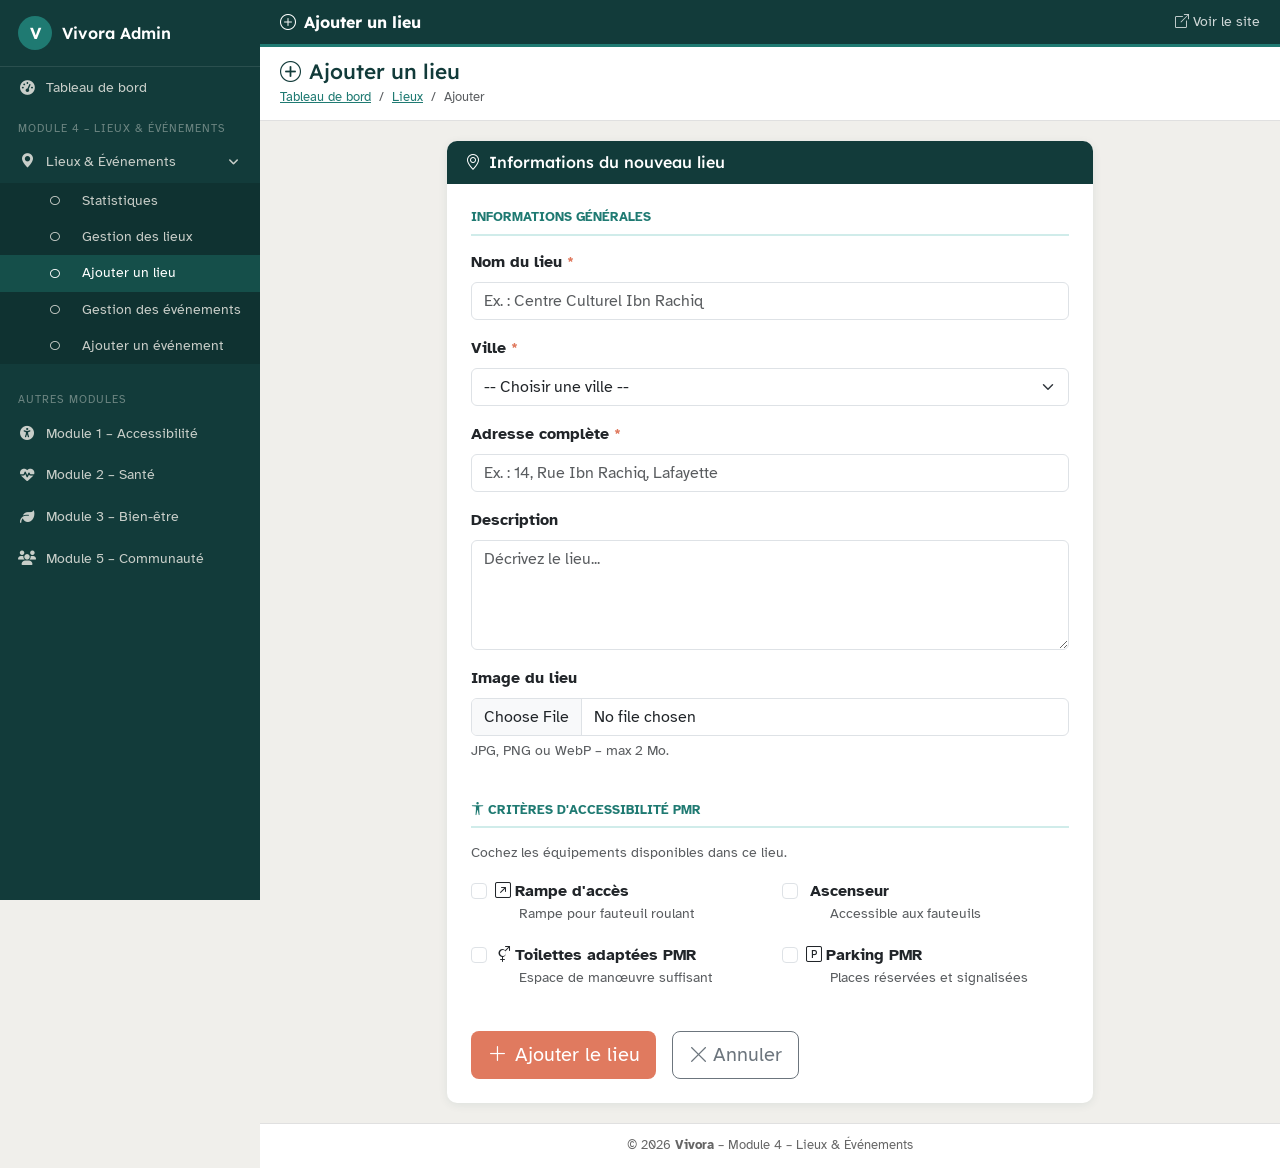
<file: html_preview/back-lieux-formulaire.html>
<!DOCTYPE html>
<html lang="fr">
<head>
  <meta charset="UTF-8">
  <meta name="viewport" content="width=device-width, initial-scale=1.0">
  <title>Ajouter un lieu – Vivora Admin</title>
  <link rel="stylesheet" href="https://cdn.jsdelivr.net/npm/bootstrap@5.3.2/dist/css/bootstrap.min.css">
  <link rel="stylesheet" href="https://cdn.jsdelivr.net/npm/bootstrap-icons@1.11.3/font/bootstrap-icons.min.css">
  <link rel="stylesheet" href="https://cdnjs.cloudflare.com/ajax/libs/font-awesome/6.5.0/css/all.min.css">
  <link href="https://fonts.googleapis.com/css2?family=Lexend:wght@400;600;700&family=Atkinson+Hyperlegible:wght@400;700&display=swap" rel="stylesheet">
  <style>
    :root{--vert:#123B3A;--sarcelle:#1F7A72;--corail:#E07A5F;--blanc:#F6F4EE;--clair:#d0ecea;}
    body{font-family:'Atkinson Hyperlegible',sans-serif;background:#f0efeb;margin:0;}
    h1,h2,h3,h4,h5,h6{font-family:'Lexend',sans-serif;}
    .wrapper{display:flex;min-height:100vh;}
    .sidebar{width:260px;background:var(--vert);flex-shrink:0;position:fixed;top:0;left:0;height:100vh;overflow-y:auto;z-index:1000;}
    .content{margin-left:260px;flex:1;display:flex;flex-direction:column;}
    .topbar{background:var(--vert);border-bottom:3px solid var(--sarcelle);padding:10px 20px;display:flex;align-items:center;justify-content:space-between;}
    .topbar a{color:rgba(255,255,255,.8);text-decoration:none;font-size:.9rem;}
    .topbar span{font-family:'Lexend',sans-serif;color:#fff;font-weight:700;}
    .main-content{padding:20px;flex:1;}
    .sidebar-brand{padding:16px 18px;border-bottom:1px solid rgba(255,255,255,.1);display:flex;align-items:center;gap:10px;}
    .sidebar-brand .logo-circle{width:34px;height:34px;background:var(--sarcelle);border-radius:50%;display:flex;align-items:center;justify-content:center;color:#fff;font-family:'Lexend',sans-serif;font-weight:700;}
    .sidebar-brand .brand-name{font-family:'Lexend',sans-serif;color:#fff;font-weight:600;}
    .nav-header{padding:12px 18px 4px;font-size:.68rem;text-transform:uppercase;letter-spacing:1px;color:rgba(246,244,238,.4);}
    .sidebar-nav a{display:flex;align-items:center;gap:10px;padding:10px 18px;color:rgba(246,244,238,.8);text-decoration:none;font-size:.9rem;transition:.2s;}
    .sidebar-nav a:hover,.sidebar-nav a.active{background:var(--sarcelle);color:#fff;}
    .sidebar-nav a i{width:18px;text-align:center;}
    .submenu{padding-left:0;list-style:none;background:rgba(0,0,0,.15);}
    .submenu a{padding:8px 18px 8px 46px;font-size:.85rem;}
    .submenu a.active{background:rgba(31,122,114,.4);}
    details summary{list-style:none;cursor:pointer;}
    details summary::-webkit-details-marker{display:none;}
    .content-header{padding:12px 20px;background:#fff;border-bottom:1px solid #e0e0e0;}
    .content-header h1{font-size:1.3rem;margin:0;color:var(--vert);}
    .breadcrumb{margin:0;background:none;padding:0;font-size:.82rem;}
    .card{border:none;border-radius:10px;box-shadow:0 2px 10px rgba(18,59,58,.08);}
    .card-header-vivora{background:var(--vert);color:#fff;border-radius:10px 10px 0 0;padding:12px 18px;}
    .card-header-vivora h2{color:#fff;margin:0;font-size:1rem;font-family:'Lexend',sans-serif;}
    .form-control:focus,.form-select:focus{border-color:var(--sarcelle);box-shadow:0 0 0 .2rem rgba(31,122,114,.25);}
    .form-check-input:checked{background-color:var(--sarcelle);border-color:var(--sarcelle);}
    fieldset legend{font-size:.82rem;text-transform:uppercase;color:var(--sarcelle);font-weight:600;border-bottom:2px solid var(--clair);padding-bottom:6px;margin-bottom:14px;}
    .btn-vivora{background:var(--sarcelle);color:#fff;border:none;}
    .btn-vivora:hover{background:#165c56;color:#fff;}
    .btn-vivora-cta{background:var(--corail);color:#fff;border:none;}
    .btn-vivora-cta:hover{background:#c95f44;color:#fff;}
    .main-footer{background:#fff;padding:12px 20px;text-align:center;font-size:.82rem;color:#666;border-top:1px solid #e0e0e0;}
    @media(max-width:768px){.sidebar{display:none;}.content{margin-left:0;}}
  </style>
</head>
<body>
<div class="wrapper">

  <aside class="sidebar">
    <div class="sidebar-brand"><div class="logo-circle">V</div><span class="brand-name">Vivora Admin</span></div>
    <nav class="sidebar-nav">
      <a href="back-dashboard.html"><i class="fas fa-tachometer-alt"></i> Tableau de bord</a>
      <div class="nav-header">Module 4 – Lieux &amp; Événements</div>
      <details open>
        <summary><a href="#" onclick="return false;" style="display:flex;align-items:center;gap:10px;padding:10px 18px;color:rgba(246,244,238,.8);text-decoration:none;font-size:.9rem;">
          <i class="bi bi-geo-alt-fill"></i> Lieux &amp; Événements <i class="fas fa-angle-down ms-auto" style="font-size:.75rem"></i>
        </a></summary>
        <ul class="submenu">
          <li><a href="back-dashboard.html"><i class="far fa-circle me-2" style="font-size:.6rem"></i>Statistiques</a></li>
          <li><a href="back-lieux-liste.html"><i class="far fa-circle me-2" style="font-size:.6rem"></i>Gestion des lieux</a></li>
          <li><a href="back-lieux-formulaire.html" class="active"><i class="far fa-circle me-2" style="font-size:.6rem"></i>Ajouter un lieu</a></li>
          <li><a href="back-evenements-liste.html"><i class="far fa-circle me-2" style="font-size:.6rem"></i>Gestion des événements</a></li>
          <li><a href="back-evenements-formulaire.html"><i class="far fa-circle me-2" style="font-size:.6rem"></i>Ajouter un événement</a></li>
        </ul>
      </details>
      <div class="nav-header">Autres Modules</div>
      <a href="#"><i class="fas fa-universal-access"></i> Module 1 – Accessibilité</a>
      <a href="#"><i class="fas fa-heartbeat"></i> Module 2 – Santé</a>
      <a href="#"><i class="fas fa-leaf"></i> Module 3 – Bien-être</a>
      <a href="#"><i class="fas fa-users"></i> Module 5 – Communauté</a>
    </nav>
  </aside>

  <div class="content">
    <div class="topbar">
      <span><i class="bi bi-plus-circle me-2"></i>Ajouter un lieu</span>
      <a href="front-lieux-liste.html" target="_blank"><i class="bi bi-box-arrow-up-right me-1"></i>Voir le site</a>
    </div>
    <div class="content-header">
      <h1><i class="bi bi-plus-circle me-2"></i>Ajouter un lieu</h1>
      <ol class="breadcrumb mt-1">
        <li class="breadcrumb-item"><a href="back-dashboard.html" style="color:var(--sarcelle)">Tableau de bord</a></li>
        <li class="breadcrumb-item"><a href="back-lieux-liste.html" style="color:var(--sarcelle)">Lieux</a></li>
        <li class="breadcrumb-item active">Ajouter</li>
      </ol>
    </div>

    <div class="main-content">
      <div class="row justify-content-center">
        <div class="col-lg-8">
          <div class="card">
            <div class="card-header-vivora"><h2><i class="bi bi-geo-alt me-2"></i>Informations du nouveau lieu</h2></div>
            <div class="card-body p-4">

              <form novalidate id="form-lieu">

                <!-- Infos générales -->
                <fieldset class="mb-4">
                  <legend>Informations générales</legend>

                  <div class="mb-3">
                    <label for="nom" class="form-label fw-semibold">Nom du lieu <span style="color:var(--corail)">*</span></label>
                    <input type="text" class="form-control" id="nom" required minlength="2" maxlength="150" placeholder="Ex. : Centre Culturel Ibn Rachiq">
                    <div class="invalid-feedback">Le nom est obligatoire.</div>
                  </div>

                  <div class="mb-3">
                    <label for="ville" class="form-label fw-semibold">Ville <span style="color:var(--corail)">*</span></label>
                    <select class="form-select" id="ville" required>
                      <option value="">-- Choisir une ville --</option>
                      <option>Tunis</option><option>Ariana</option><option>Ben Arous</option>
                      <option>Sousse</option><option>Sfax</option><option>Bizerte</option>
                      <option>Nabeul</option><option>Monastir</option><option>Mahdia</option>
                      <option>Kairouan</option><option>Gabès</option><option>Gafsa</option>
                    </select>
                    <div class="invalid-feedback">Veuillez choisir une ville.</div>
                  </div>

                  <div class="mb-3">
                    <label for="adresse" class="form-label fw-semibold">Adresse complète <span style="color:var(--corail)">*</span></label>
                    <input type="text" class="form-control" id="adresse" required maxlength="255" placeholder="Ex. : 14, Rue Ibn Rachiq, Lafayette">
                    <div class="invalid-feedback">L'adresse est obligatoire.</div>
                  </div>

                  <div class="mb-3">
                    <label for="description" class="form-label fw-semibold">Description</label>
                    <textarea class="form-control" id="description" rows="4" maxlength="2000" placeholder="Décrivez le lieu..."></textarea>
                  </div>

                  <div class="mb-3">
                    <label for="image" class="form-label fw-semibold">Image du lieu</label>
                    <input type="file" class="form-control" id="image" accept="image/jpeg,image/png,image/webp">
                    <div class="form-text">JPG, PNG ou WebP – max 2 Mo.</div>
                  </div>
                </fieldset>

                <!-- Critères accessibilité -->
                <fieldset class="mb-4">
                  <legend><i class="bi bi-universal-access me-1"></i>Critères d'accessibilité PMR</legend>
                  <p class="text-muted small mb-3">Cochez les équipements disponibles dans ce lieu.</p>
                  <div class="row">
                    <div class="col-md-6 mb-3">
                      <div class="form-check">
                        <input class="form-check-input" type="checkbox" id="rampe">
                        <label class="form-check-label" for="rampe">
                          <i class="bi bi-arrow-up-right-square me-1"></i><strong>Rampe d'accès</strong>
                          <span class="d-block text-muted small ms-4">Rampe pour fauteuil roulant</span>
                        </label>
                      </div>
                    </div>
                    <div class="col-md-6 mb-3">
                      <div class="form-check">
                        <input class="form-check-input" type="checkbox" id="ascenseur">
                        <label class="form-check-label" for="ascenseur">
                          <i class="bi bi-elevator me-1"></i><strong>Ascenseur</strong>
                          <span class="d-block text-muted small ms-4">Accessible aux fauteuils</span>
                        </label>
                      </div>
                    </div>
                    <div class="col-md-6 mb-3">
                      <div class="form-check">
                        <input class="form-check-input" type="checkbox" id="toilettes">
                        <label class="form-check-label" for="toilettes">
                          <i class="bi bi-gender-ambiguous me-1"></i><strong>Toilettes adaptées PMR</strong>
                          <span class="d-block text-muted small ms-4">Espace de manœuvre suffisant</span>
                        </label>
                      </div>
                    </div>
                    <div class="col-md-6 mb-3">
                      <div class="form-check">
                        <input class="form-check-input" type="checkbox" id="parking">
                        <label class="form-check-label" for="parking">
                          <i class="bi bi-p-square me-1"></i><strong>Parking PMR</strong>
                          <span class="d-block text-muted small ms-4">Places réservées et signalisées</span>
                        </label>
                      </div>
                    </div>
                  </div>
                </fieldset>

                <div class="d-flex gap-3 flex-wrap">
                  <button type="submit" class="btn btn-vivora-cta btn-lg"><i class="bi bi-plus-lg me-2"></i>Ajouter le lieu</button>
                  <a href="back-lieux-liste.html" class="btn btn-outline-secondary btn-lg"><i class="bi bi-x-lg me-1"></i>Annuler</a>
                </div>

              </form>
            </div>
          </div>
        </div>
      </div>
    </div>

    <div class="main-footer">© 2026 <strong>Vivora</strong> – Module 4 – Lieux &amp; Événements</div>
  </div>
</div>

<script src="https://cdn.jsdelivr.net/npm/bootstrap@5.3.2/dist/js/bootstrap.bundle.min.js"></script>
<script>
(function(){
  'use strict';
  document.getElementById('form-lieu').addEventListener('submit',function(e){
    e.preventDefault();
    if(!this.checkValidity()){this.classList.add('was-validated');return;}
    alert('✅ Lieu ajouté avec succès ! (simulation HTML)');
    window.location.href='back-lieux-liste.html';
  });
})();
</script>
</body>
</html>
</file>
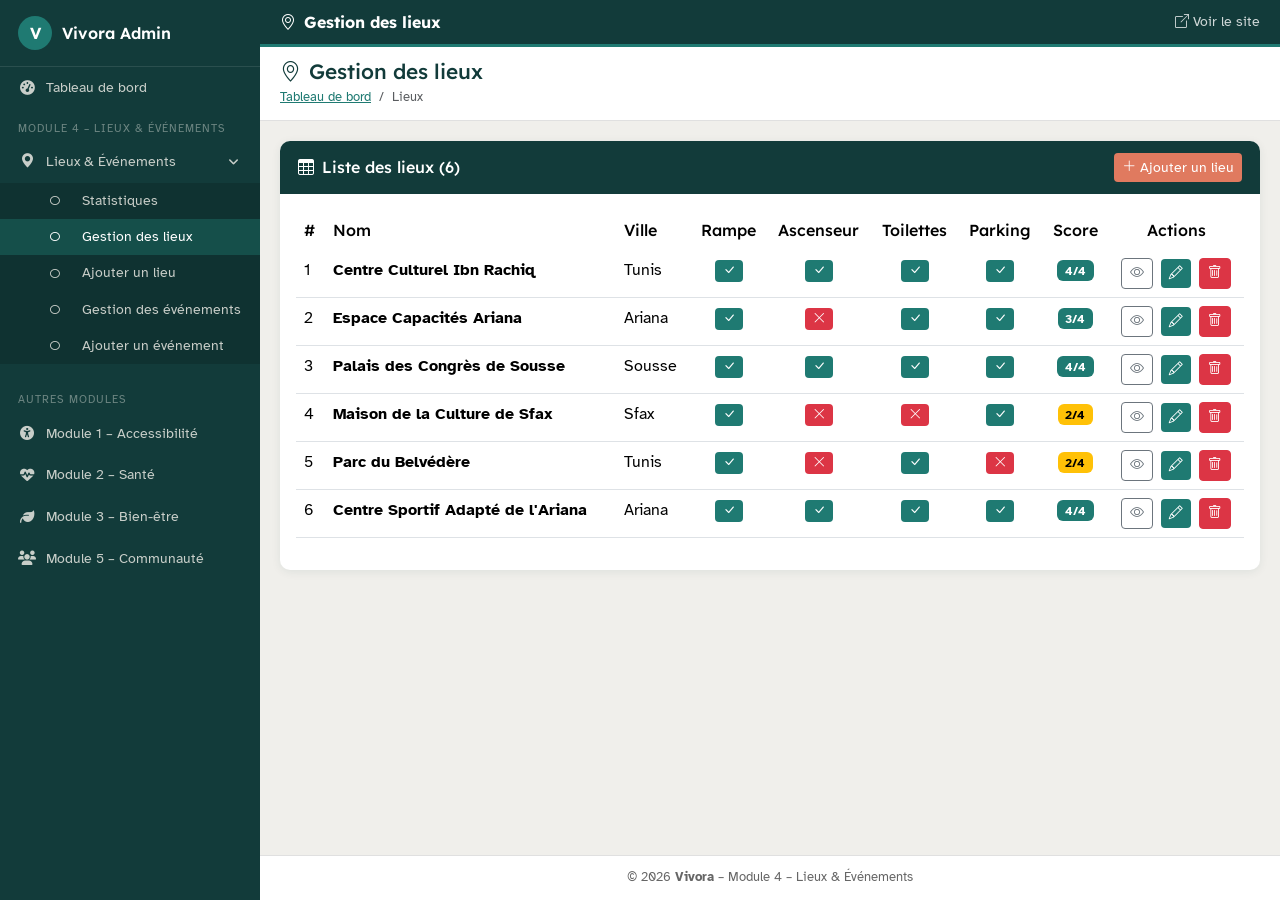
<file: html_preview/back-lieux-liste.html>
<!DOCTYPE html>
<html lang="fr">
<head>
  <meta charset="UTF-8">
  <meta name="viewport" content="width=device-width, initial-scale=1.0">
  <title>Gestion des lieux – Vivora Admin</title>
  <link rel="stylesheet" href="https://cdn.jsdelivr.net/npm/bootstrap@5.3.2/dist/css/bootstrap.min.css">
  <link rel="stylesheet" href="https://cdn.jsdelivr.net/npm/bootstrap-icons@1.11.3/font/bootstrap-icons.min.css">
  <link rel="stylesheet" href="https://cdnjs.cloudflare.com/ajax/libs/font-awesome/6.5.0/css/all.min.css">
  <link rel="stylesheet" href="https://cdn.datatables.net/1.13.8/css/dataTables.bootstrap5.min.css">
  <link href="https://fonts.googleapis.com/css2?family=Lexend:wght@400;600;700&family=Atkinson+Hyperlegible:wght@400;700&display=swap" rel="stylesheet">
  <style>
    :root{--vert:#123B3A;--sarcelle:#1F7A72;--corail:#E07A5F;--blanc:#F6F4EE;--clair:#d0ecea;}
    body{font-family:'Atkinson Hyperlegible',sans-serif;background:#f0efeb;margin:0;}
    h1,h2,h3,h4,h5,h6{font-family:'Lexend',sans-serif;}
    .wrapper{display:flex;min-height:100vh;}
    .sidebar{width:260px;background:var(--vert);flex-shrink:0;position:fixed;top:0;left:0;height:100vh;overflow-y:auto;z-index:1000;}
    .content{margin-left:260px;flex:1;display:flex;flex-direction:column;}
    .topbar{background:var(--vert);border-bottom:3px solid var(--sarcelle);padding:10px 20px;display:flex;align-items:center;justify-content:space-between;}
    .topbar a{color:rgba(255,255,255,.8);text-decoration:none;font-size:.9rem;}
    .topbar a:hover{color:var(--corail);}
    .topbar span{font-family:'Lexend',sans-serif;color:#fff;font-weight:700;}
    .main-content{padding:20px;flex:1;}
    .sidebar-brand{padding:16px 18px;border-bottom:1px solid rgba(255,255,255,.1);display:flex;align-items:center;gap:10px;}
    .sidebar-brand .logo-circle{width:34px;height:34px;background:var(--sarcelle);border-radius:50%;display:flex;align-items:center;justify-content:center;color:#fff;font-family:'Lexend',sans-serif;font-weight:700;}
    .sidebar-brand .brand-name{font-family:'Lexend',sans-serif;color:#fff;font-weight:600;}
    .nav-header{padding:12px 18px 4px;font-size:.68rem;text-transform:uppercase;letter-spacing:1px;color:rgba(246,244,238,.4);}
    .sidebar-nav a{display:flex;align-items:center;gap:10px;padding:10px 18px;color:rgba(246,244,238,.8);text-decoration:none;font-size:.9rem;transition:.2s;}
    .sidebar-nav a:hover,.sidebar-nav a.active{background:var(--sarcelle);color:#fff;}
    .sidebar-nav a i{width:18px;text-align:center;}
    .submenu{padding-left:0;list-style:none;background:rgba(0,0,0,.15);}
    .submenu a{padding:8px 18px 8px 46px;font-size:.85rem;}
    .submenu a.active{background:rgba(31,122,114,.4);}
    details summary{list-style:none;cursor:pointer;}
    details summary::-webkit-details-marker{display:none;}
    .content-header{padding:12px 20px;background:#fff;border-bottom:1px solid #e0e0e0;}
    .content-header h1{font-size:1.3rem;margin:0;color:var(--vert);}
    .breadcrumb{margin:0;background:none;padding:0;font-size:.82rem;}
    .card{border:none;border-radius:10px;box-shadow:0 2px 10px rgba(18,59,58,.08);}
    .card-header-vivora{background:var(--vert);color:#fff;border-radius:10px 10px 0 0;padding:12px 18px;display:flex;justify-content:space-between;align-items:center;}
    .card-header-vivora h2{color:#fff;margin:0;font-size:1rem;font-family:'Lexend',sans-serif;}
    .btn-vivora{background:var(--sarcelle);color:#fff;border:none;}
    .btn-vivora:hover{background:#165c56;color:#fff;}
    .btn-vivora-cta{background:var(--corail);color:#fff;border:none;}
    .btn-vivora-cta:hover{background:#c95f44;color:#fff;}
    table thead th{background:var(--vert);color:#fff;font-family:'Lexend',sans-serif;font-weight:500;border:none;}
    .badge-oui-bo{background:var(--sarcelle);color:#fff;padding:3px 8px;border-radius:4px;font-size:.78rem;}
    .badge-non-bo{background:#dc3545;color:#fff;padding:3px 8px;border-radius:4px;font-size:.78rem;}
    .main-footer{background:#fff;padding:12px 20px;text-align:center;font-size:.82rem;color:#666;border-top:1px solid #e0e0e0;}
    @media(max-width:768px){.sidebar{display:none;}.content{margin-left:0;}}
  </style>
</head>
<body>
<div class="wrapper">

  <aside class="sidebar">
    <div class="sidebar-brand">
      <div class="logo-circle">V</div>
      <span class="brand-name">Vivora Admin</span>
    </div>
    <nav class="sidebar-nav">
      <a href="back-dashboard.html"><i class="fas fa-tachometer-alt"></i> Tableau de bord</a>
      <div class="nav-header">Module 4 – Lieux &amp; Événements</div>
      <details open>
        <summary><a href="#" onclick="return false;" style="display:flex;align-items:center;gap:10px;padding:10px 18px;color:rgba(246,244,238,.8);text-decoration:none;font-size:.9rem;">
          <i class="bi bi-geo-alt-fill"></i> Lieux &amp; Événements <i class="fas fa-angle-down ms-auto" style="font-size:.75rem"></i>
        </a></summary>
        <ul class="submenu">
          <li><a href="back-dashboard.html"><i class="far fa-circle me-2" style="font-size:.6rem"></i>Statistiques</a></li>
          <li><a href="back-lieux-liste.html" class="active"><i class="far fa-circle me-2" style="font-size:.6rem"></i>Gestion des lieux</a></li>
          <li><a href="back-lieux-formulaire.html"><i class="far fa-circle me-2" style="font-size:.6rem"></i>Ajouter un lieu</a></li>
          <li><a href="back-evenements-liste.html"><i class="far fa-circle me-2" style="font-size:.6rem"></i>Gestion des événements</a></li>
          <li><a href="back-evenements-formulaire.html"><i class="far fa-circle me-2" style="font-size:.6rem"></i>Ajouter un événement</a></li>
        </ul>
      </details>
      <div class="nav-header">Autres Modules</div>
      <a href="#"><i class="fas fa-universal-access"></i> Module 1 – Accessibilité</a>
      <a href="#"><i class="fas fa-heartbeat"></i> Module 2 – Santé</a>
      <a href="#"><i class="fas fa-leaf"></i> Module 3 – Bien-être</a>
      <a href="#"><i class="fas fa-users"></i> Module 5 – Communauté</a>
    </nav>
  </aside>

  <div class="content">
    <div class="topbar">
      <span><i class="bi bi-geo-alt me-2"></i>Gestion des lieux</span>
      <a href="front-lieux-liste.html" target="_blank"><i class="bi bi-box-arrow-up-right me-1"></i>Voir le site</a>
    </div>
    <div class="content-header">
      <h1><i class="bi bi-geo-alt me-2"></i>Gestion des lieux</h1>
      <ol class="breadcrumb mt-1">
        <li class="breadcrumb-item"><a href="back-dashboard.html" style="color:var(--sarcelle)">Tableau de bord</a></li>
        <li class="breadcrumb-item active">Lieux</li>
      </ol>
    </div>

    <div class="main-content">
      <div class="card">
        <div class="card-header-vivora">
          <h2><i class="bi bi-table me-2"></i>Liste des lieux (6)</h2>
          <a href="back-lieux-formulaire.html" class="btn btn-vivora-cta btn-sm"><i class="bi bi-plus-lg me-1"></i>Ajouter un lieu</a>
        </div>
        <div class="card-body">
          <div class="table-responsive">
            <table id="tbl" class="table table-hover w-100">
              <thead>
                <tr>
                  <th>#</th><th>Nom</th><th>Ville</th>
                  <th class="text-center">Rampe</th>
                  <th class="text-center">Ascenseur</th>
                  <th class="text-center">Toilettes</th>
                  <th class="text-center">Parking</th>
                  <th class="text-center">Score</th>
                  <th class="text-center">Actions</th>
                </tr>
              </thead>
              <tbody>
                <tr>
                  <td>1</td><td><strong>Centre Culturel Ibn Rachiq</strong></td><td>Tunis</td>
                  <td class="text-center"><span class="badge-oui-bo"><i class="bi bi-check-lg"></i></span></td>
                  <td class="text-center"><span class="badge-oui-bo"><i class="bi bi-check-lg"></i></span></td>
                  <td class="text-center"><span class="badge-oui-bo"><i class="bi bi-check-lg"></i></span></td>
                  <td class="text-center"><span class="badge-oui-bo"><i class="bi bi-check-lg"></i></span></td>
                  <td class="text-center"><span class="badge" style="background:var(--sarcelle);color:#fff;">4/4</span></td>
                  <td class="text-center" style="white-space:nowrap;">
                    <a href="front-lieux-fiche.html" class="btn btn-sm btn-outline-secondary me-1" title="Voir" target="_blank"><i class="bi bi-eye"></i></a>
                    <a href="back-lieux-formulaire.html" class="btn btn-sm btn-vivora me-1" title="Modifier"><i class="bi bi-pencil"></i></a>
                    <button class="btn btn-sm btn-danger" title="Supprimer" onclick="return confirm('Supprimer ce lieu ?')"><i class="bi bi-trash"></i></button>
                  </td>
                </tr>
                <tr>
                  <td>2</td><td><strong>Espace Capacités Ariana</strong></td><td>Ariana</td>
                  <td class="text-center"><span class="badge-oui-bo"><i class="bi bi-check-lg"></i></span></td>
                  <td class="text-center"><span class="badge-non-bo"><i class="bi bi-x-lg"></i></span></td>
                  <td class="text-center"><span class="badge-oui-bo"><i class="bi bi-check-lg"></i></span></td>
                  <td class="text-center"><span class="badge-oui-bo"><i class="bi bi-check-lg"></i></span></td>
                  <td class="text-center"><span class="badge" style="background:var(--sarcelle);color:#fff;">3/4</span></td>
                  <td class="text-center" style="white-space:nowrap;">
                    <a href="front-lieux-fiche.html" class="btn btn-sm btn-outline-secondary me-1" target="_blank"><i class="bi bi-eye"></i></a>
                    <a href="back-lieux-formulaire.html" class="btn btn-sm btn-vivora me-1"><i class="bi bi-pencil"></i></a>
                    <button class="btn btn-sm btn-danger" onclick="return confirm('Supprimer ?')"><i class="bi bi-trash"></i></button>
                  </td>
                </tr>
                <tr>
                  <td>3</td><td><strong>Palais des Congrès de Sousse</strong></td><td>Sousse</td>
                  <td class="text-center"><span class="badge-oui-bo"><i class="bi bi-check-lg"></i></span></td>
                  <td class="text-center"><span class="badge-oui-bo"><i class="bi bi-check-lg"></i></span></td>
                  <td class="text-center"><span class="badge-oui-bo"><i class="bi bi-check-lg"></i></span></td>
                  <td class="text-center"><span class="badge-oui-bo"><i class="bi bi-check-lg"></i></span></td>
                  <td class="text-center"><span class="badge" style="background:var(--sarcelle);color:#fff;">4/4</span></td>
                  <td class="text-center" style="white-space:nowrap;">
                    <a href="front-lieux-fiche.html" class="btn btn-sm btn-outline-secondary me-1" target="_blank"><i class="bi bi-eye"></i></a>
                    <a href="back-lieux-formulaire.html" class="btn btn-sm btn-vivora me-1"><i class="bi bi-pencil"></i></a>
                    <button class="btn btn-sm btn-danger" onclick="return confirm('Supprimer ?')"><i class="bi bi-trash"></i></button>
                  </td>
                </tr>
                <tr>
                  <td>4</td><td><strong>Maison de la Culture de Sfax</strong></td><td>Sfax</td>
                  <td class="text-center"><span class="badge-oui-bo"><i class="bi bi-check-lg"></i></span></td>
                  <td class="text-center"><span class="badge-non-bo"><i class="bi bi-x-lg"></i></span></td>
                  <td class="text-center"><span class="badge-non-bo"><i class="bi bi-x-lg"></i></span></td>
                  <td class="text-center"><span class="badge-oui-bo"><i class="bi bi-check-lg"></i></span></td>
                  <td class="text-center"><span class="badge" style="background:#ffc107;color:#000;">2/4</span></td>
                  <td class="text-center" style="white-space:nowrap;">
                    <a href="front-lieux-fiche.html" class="btn btn-sm btn-outline-secondary me-1" target="_blank"><i class="bi bi-eye"></i></a>
                    <a href="back-lieux-formulaire.html" class="btn btn-sm btn-vivora me-1"><i class="bi bi-pencil"></i></a>
                    <button class="btn btn-sm btn-danger" onclick="return confirm('Supprimer ?')"><i class="bi bi-trash"></i></button>
                  </td>
                </tr>
                <tr>
                  <td>5</td><td><strong>Parc du Belvédère</strong></td><td>Tunis</td>
                  <td class="text-center"><span class="badge-oui-bo"><i class="bi bi-check-lg"></i></span></td>
                  <td class="text-center"><span class="badge-non-bo"><i class="bi bi-x-lg"></i></span></td>
                  <td class="text-center"><span class="badge-oui-bo"><i class="bi bi-check-lg"></i></span></td>
                  <td class="text-center"><span class="badge-non-bo"><i class="bi bi-x-lg"></i></span></td>
                  <td class="text-center"><span class="badge" style="background:#ffc107;color:#000;">2/4</span></td>
                  <td class="text-center" style="white-space:nowrap;">
                    <a href="front-lieux-fiche.html" class="btn btn-sm btn-outline-secondary me-1" target="_blank"><i class="bi bi-eye"></i></a>
                    <a href="back-lieux-formulaire.html" class="btn btn-sm btn-vivora me-1"><i class="bi bi-pencil"></i></a>
                    <button class="btn btn-sm btn-danger" onclick="return confirm('Supprimer ?')"><i class="bi bi-trash"></i></button>
                  </td>
                </tr>
                <tr>
                  <td>6</td><td><strong>Centre Sportif Adapté de l'Ariana</strong></td><td>Ariana</td>
                  <td class="text-center"><span class="badge-oui-bo"><i class="bi bi-check-lg"></i></span></td>
                  <td class="text-center"><span class="badge-oui-bo"><i class="bi bi-check-lg"></i></span></td>
                  <td class="text-center"><span class="badge-oui-bo"><i class="bi bi-check-lg"></i></span></td>
                  <td class="text-center"><span class="badge-oui-bo"><i class="bi bi-check-lg"></i></span></td>
                  <td class="text-center"><span class="badge" style="background:var(--sarcelle);color:#fff;">4/4</span></td>
                  <td class="text-center" style="white-space:nowrap;">
                    <a href="front-lieux-fiche.html" class="btn btn-sm btn-outline-secondary me-1" target="_blank"><i class="bi bi-eye"></i></a>
                    <a href="back-lieux-formulaire.html" class="btn btn-sm btn-vivora me-1"><i class="bi bi-pencil"></i></a>
                    <button class="btn btn-sm btn-danger" onclick="return confirm('Supprimer ?')"><i class="bi bi-trash"></i></button>
                  </td>
                </tr>
              </tbody>
            </table>
          </div>
        </div>
      </div>
    </div>

    <div class="main-footer">© 2026 <strong>Vivora</strong> – Module 4 – Lieux &amp; Événements</div>
  </div>
</div>

<script src="https://code.jquery.com/jquery-3.7.1.min.js"></script>
<script src="https://cdn.jsdelivr.net/npm/bootstrap@5.3.2/dist/js/bootstrap.bundle.min.js"></script>
<script src="https://cdn.datatables.net/1.13.8/js/jquery.dataTables.min.js"></script>
<script src="https://cdn.datatables.net/1.13.8/js/dataTables.bootstrap5.min.js"></script>
<script>
$(document).ready(function(){
  $('#tbl').DataTable({
    language:{url:'https://cdn.datatables.net/plug-ins/1.13.8/i18n/fr-FR.json'},
    responsive:true, pageLength:10
  });
});
</script>
</body>
</html>
</file>
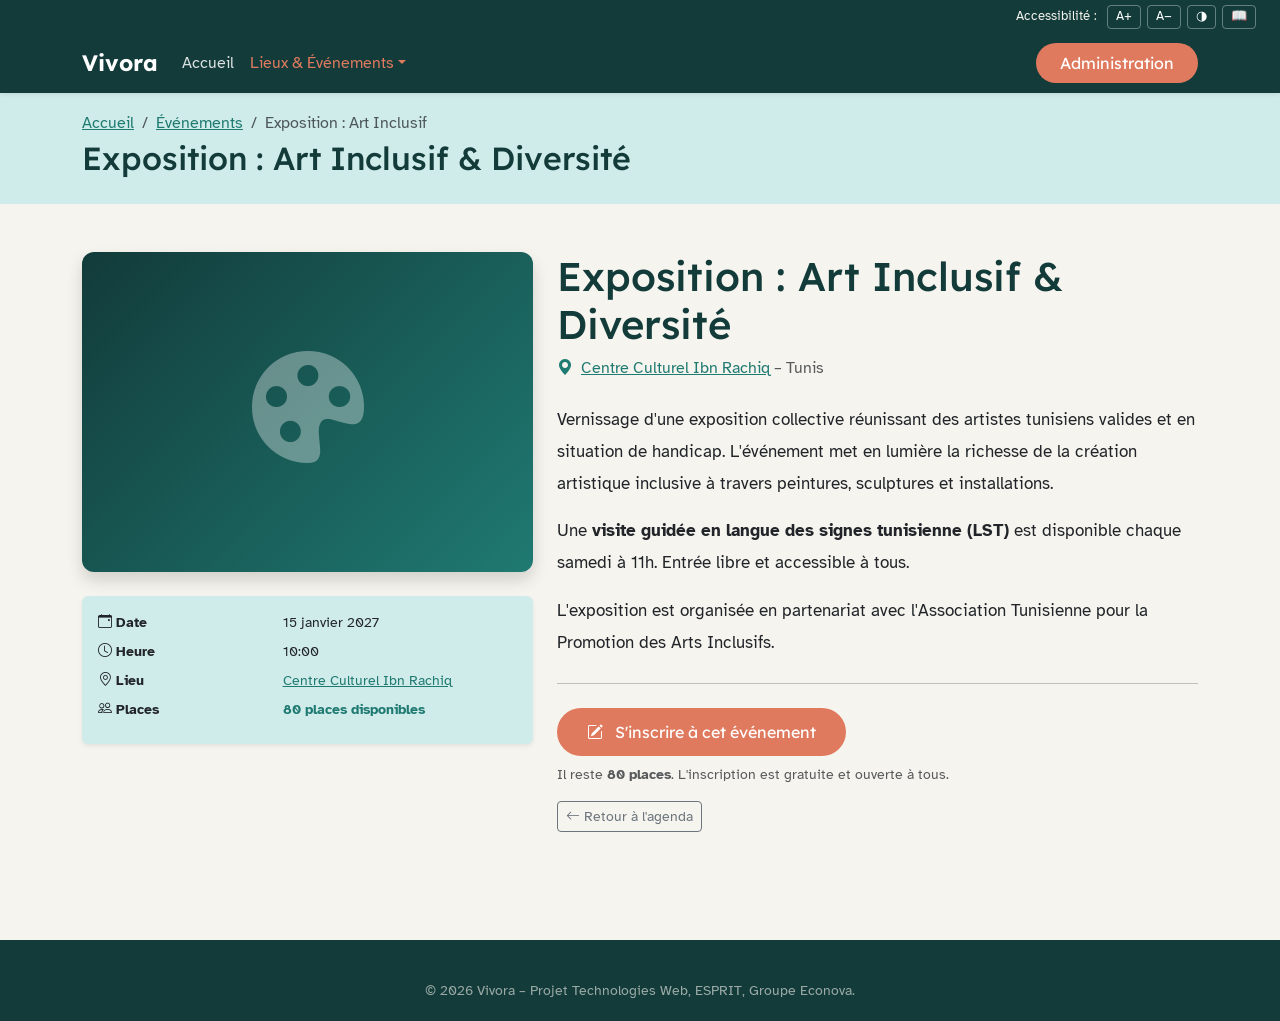
<file: html_preview/front-evenements-detail.html>
<!DOCTYPE html>
<html lang="fr">
<head>
  <meta charset="UTF-8">
  <meta name="viewport" content="width=device-width, initial-scale=1.0">
  <title>Exposition : Art Inclusif – Vivora</title>
  <link rel="stylesheet" href="https://cdn.jsdelivr.net/npm/bootstrap@5.3.2/dist/css/bootstrap.min.css">
  <link rel="stylesheet" href="https://cdn.jsdelivr.net/npm/bootstrap-icons@1.11.3/font/bootstrap-icons.min.css">
  <link href="https://fonts.googleapis.com/css2?family=Lexend:wght@400;600;700&family=Atkinson+Hyperlegible:wght@400;700&display=swap" rel="stylesheet">
  <style>
    :root{--vert:#123B3A;--sarcelle:#1F7A72;--corail:#E07A5F;--blanc:#F6F4EE;--clair:#d0ecea;}
    body{font-family:'Atkinson Hyperlegible',sans-serif;background:var(--blanc);}
    h1,h2,h3,h4,h5,h6{font-family:'Lexend',sans-serif;color:var(--vert);}
    .navbar-vivora{background:var(--vert);}
    .navbar-vivora .navbar-brand{font-family:'Lexend',sans-serif;font-size:1.4rem;color:#fff!important;font-weight:700;}
    .navbar-vivora .nav-link{color:rgba(255,255,255,.85)!important;}
    .btn-cta{background:var(--corail);color:#fff;border:none;border-radius:50px;padding:8px 24px;font-family:'Lexend',sans-serif;}
    .btn-primary-vivora{background:var(--corail);color:#fff;border:none;border-radius:50px;padding:12px 30px;font-family:'Lexend',sans-serif;font-size:1rem;transition:.2s;}
    .btn-primary-vivora:hover{background:#c95f44;color:#fff;transform:translateY(-2px);}
    .btn-sarcelle{background:var(--sarcelle);color:#fff;border:none;border-radius:50px;padding:8px 20px;font-family:'Lexend',sans-serif;}
    .breadcrumb-vivora{background:var(--clair);padding:18px 0;}
    footer{background:var(--vert);color:var(--blanc);padding:40px 0 20px;margin-top:60px;}
    footer a{color:var(--clair);}
    .barre-access{background:var(--vert);color:var(--blanc);font-size:.82rem;padding:5px 0;text-align:right;}
    .barre-access button{background:none;border:1px solid rgba(255,255,255,.35);color:#fff;margin-left:6px;padding:1px 8px;border-radius:4px;cursor:pointer;}
  </style>
</head>
<body>

<div class="barre-access"><div class="container-fluid px-4">Accessibilité :
  <button>A+</button><button>A−</button><button>◑</button><button>📖</button>
</div></div>

<nav class="navbar navbar-expand-lg navbar-vivora sticky-top shadow-sm">
  <div class="container">
    <a class="navbar-brand" href="front-lieux-liste.html">Vivora</a>
    <button class="navbar-toggler" type="button" data-bs-toggle="collapse" data-bs-target="#nav"><span class="navbar-toggler-icon" style="filter:invert(1)"></span></button>
    <div class="collapse navbar-collapse" id="nav">
      <ul class="navbar-nav me-auto">
        <li class="nav-item"><a class="nav-link" href="#">Accueil</a></li>
        <li class="nav-item dropdown">
          <a class="nav-link dropdown-toggle" href="#" data-bs-toggle="dropdown" style="color:var(--corail)!important;">Lieux &amp; Événements</a>
          <ul class="dropdown-menu">
            <li><a class="dropdown-item" href="front-lieux-liste.html"><i class="bi bi-geo-alt me-2"></i>Lieux accessibles</a></li>
            <li><a class="dropdown-item" href="front-evenements-liste.html"><i class="bi bi-calendar-event me-2"></i>Événements</a></li>
          </ul>
        </li>
      </ul>
      <a href="back-dashboard.html" class="btn-cta btn">Administration</a>
    </div>
  </div>
</nav>

<div class="breadcrumb-vivora">
  <div class="container">
    <ol class="breadcrumb mb-1">
      <li class="breadcrumb-item"><a href="#" style="color:var(--sarcelle)">Accueil</a></li>
      <li class="breadcrumb-item"><a href="front-evenements-liste.html" style="color:var(--sarcelle)">Événements</a></li>
      <li class="breadcrumb-item active">Exposition : Art Inclusif</li>
    </ol>
    <h2>Exposition : Art Inclusif &amp; Diversité</h2>
  </div>
</div>

<main class="py-5">
  <div class="container">
    <div class="row g-4">

      <!-- Colonne gauche : affiche -->
      <div class="col-lg-5">
        <figure class="mb-4">
          <div class="rounded shadow d-flex align-items-center justify-content-center"
               style="background:linear-gradient(135deg,var(--vert),var(--sarcelle));height:320px;border-radius:12px!important;">
            <i class="bi bi-palette-fill" style="font-size:7rem;color:rgba(255,255,255,.35)"></i>
          </div>
        </figure>

        <!-- Encart date & lieu -->
        <div class="card border-0 shadow-sm" style="background:var(--clair);">
          <div class="card-body">
            <dl class="row mb-0 small">
              <dt class="col-5"><i class="bi bi-calendar-event me-1"></i>Date</dt>
              <dd class="col-7">15 janvier 2027</dd>
              <dt class="col-5"><i class="bi bi-clock me-1"></i>Heure</dt>
              <dd class="col-7">10:00</dd>
              <dt class="col-5"><i class="bi bi-geo-alt me-1"></i>Lieu</dt>
              <dd class="col-7"><a href="front-lieux-fiche.html" style="color:var(--sarcelle)">Centre Culturel Ibn Rachiq</a></dd>
              <dt class="col-5"><i class="bi bi-people me-1"></i>Places</dt>
              <dd class="col-7"><strong style="color:var(--sarcelle)">80 places disponibles</strong></dd>
            </dl>
          </div>
        </div>
      </div>

      <!-- Colonne droite : description + CTA -->
      <div class="col-lg-7">
        <h1>Exposition : Art Inclusif &amp; Diversité</h1>
        <p class="text-muted mb-4">
          <i class="bi bi-geo-alt-fill me-1" style="color:var(--sarcelle)"></i>
          <a href="front-lieux-fiche.html" style="color:var(--sarcelle)">Centre Culturel Ibn Rachiq</a>
          – Tunis
        </p>

        <div style="font-size:1.05rem;line-height:1.9;" class="mb-4">
          <p>Vernissage d'une exposition collective réunissant des artistes tunisiens valides et en situation de handicap. L'événement met en lumière la richesse de la création artistique inclusive à travers peintures, sculptures et installations.</p>
          <p>Une <strong>visite guidée en langue des signes tunisienne (LST)</strong> est disponible chaque samedi à 11h. Entrée libre et accessible à tous.</p>
          <p>L'exposition est organisée en partenariat avec l'Association Tunisienne pour la Promotion des Arts Inclusifs.</p>
        </div>

        <hr>

        <!-- Bouton S'inscrire -->
        <div class="mt-4">
          <a href="front-evenements-inscription.html" class="btn btn-primary-vivora btn-lg">
            <i class="bi bi-pencil-square me-2"></i>
            S'inscrire à cet événement
          </a>
          <p class="text-muted small mt-2">
            Il reste <strong>80 places</strong>. L'inscription est gratuite et ouverte à tous.
          </p>
        </div>

        <div class="mt-3">
          <a href="front-evenements-liste.html" class="btn btn-outline-secondary btn-sm">
            <i class="bi bi-arrow-left me-1"></i>Retour à l'agenda
          </a>
        </div>
      </div>

    </div>
  </div>
</main>

<footer><div class="container">
  <p class="text-center small mb-0" style="color:rgba(246,244,238,.6)">© 2026 Vivora – Projet Technologies Web, ESPRIT, Groupe Econova.</p>
</div></footer>
<script src="https://cdn.jsdelivr.net/npm/bootstrap@5.3.2/dist/js/bootstrap.bundle.min.js"></script>
</body>
</html>
</file>
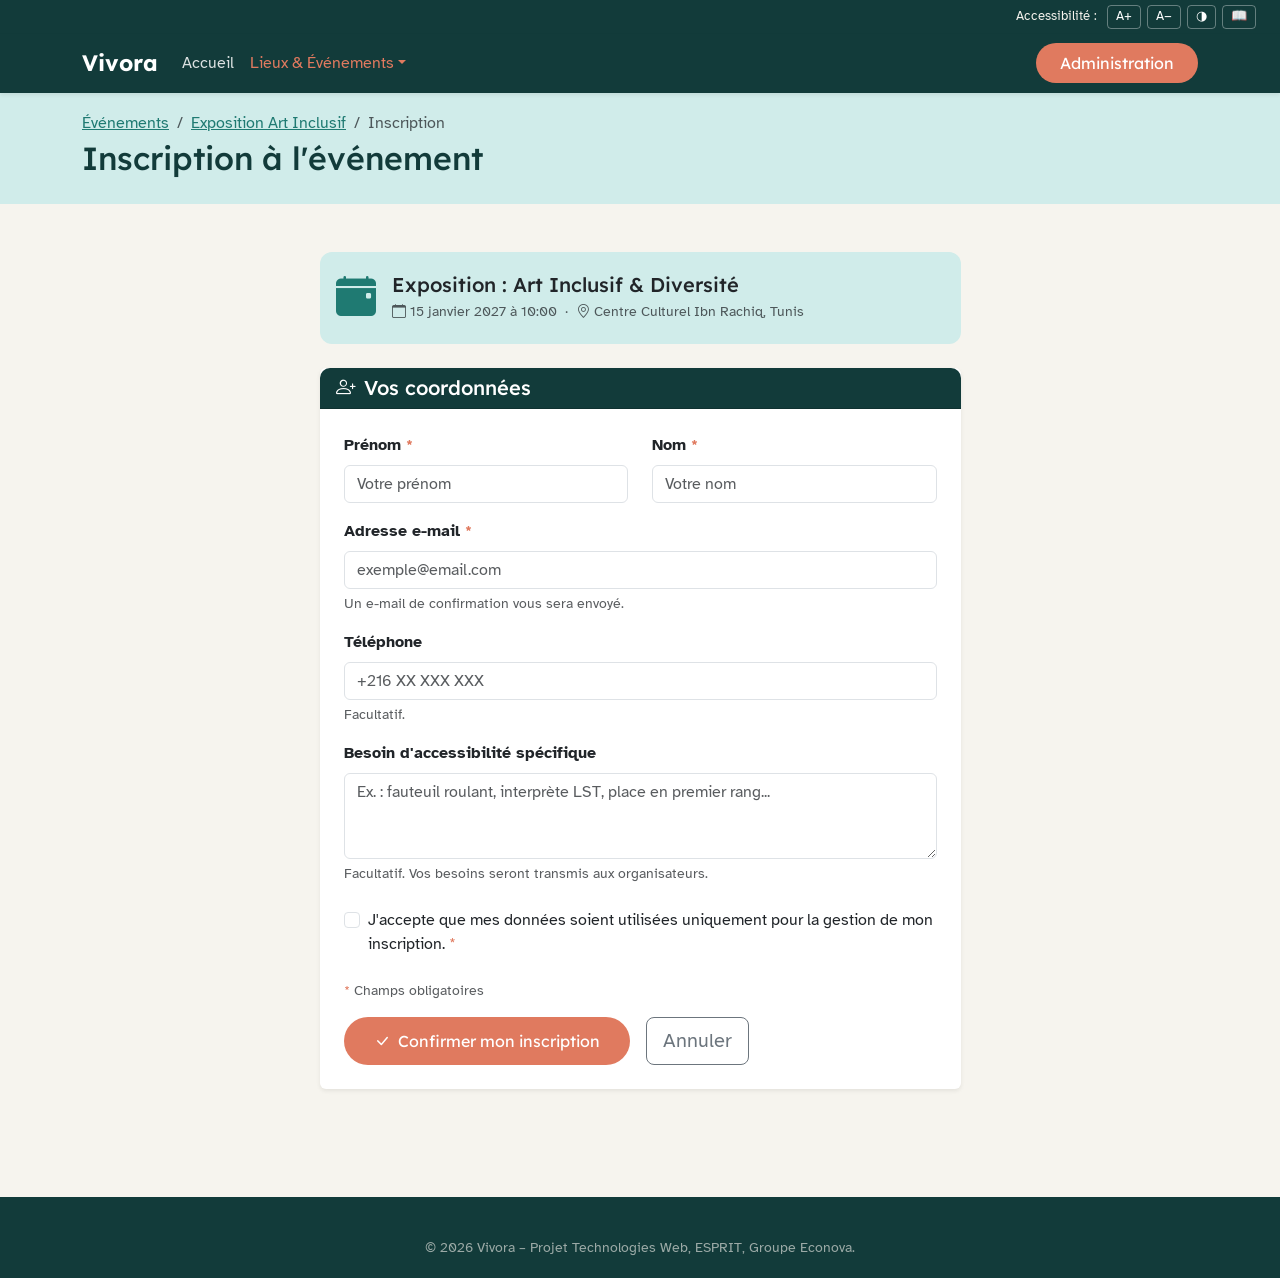
<file: html_preview/front-evenements-inscription.html>
<!DOCTYPE html>
<html lang="fr">
<head>
  <meta charset="UTF-8">
  <meta name="viewport" content="width=device-width, initial-scale=1.0">
  <title>Inscription – Vivora</title>
  <link rel="stylesheet" href="https://cdn.jsdelivr.net/npm/bootstrap@5.3.2/dist/css/bootstrap.min.css">
  <link rel="stylesheet" href="https://cdn.jsdelivr.net/npm/bootstrap-icons@1.11.3/font/bootstrap-icons.min.css">
  <link href="https://fonts.googleapis.com/css2?family=Lexend:wght@400;600;700&family=Atkinson+Hyperlegible:wght@400;700&display=swap" rel="stylesheet">
  <style>
    :root{--vert:#123B3A;--sarcelle:#1F7A72;--corail:#E07A5F;--blanc:#F6F4EE;--clair:#d0ecea;}
    body{font-family:'Atkinson Hyperlegible',sans-serif;background:var(--blanc);}
    h1,h2,h3,h4,h5,h6{font-family:'Lexend',sans-serif;color:var(--vert);}
    .navbar-vivora{background:var(--vert);}
    .navbar-vivora .navbar-brand{font-family:'Lexend',sans-serif;font-size:1.4rem;color:#fff!important;font-weight:700;}
    .navbar-vivora .nav-link{color:rgba(255,255,255,.85)!important;}
    .btn-cta{background:var(--corail);color:#fff;border:none;border-radius:50px;padding:8px 24px;font-family:'Lexend',sans-serif;}
    .btn-primary-vivora{background:var(--corail);color:#fff;border:none;border-radius:50px;padding:12px 30px;font-family:'Lexend',sans-serif;font-size:1rem;}
    .btn-primary-vivora:hover{background:#c95f44;color:#fff;}
    .breadcrumb-vivora{background:var(--clair);padding:18px 0;}
    .card-header-vivora{background:var(--vert);color:#fff;}
    .form-control:focus,.form-select:focus{border-color:var(--sarcelle);box-shadow:0 0 0 .2rem rgba(31,122,114,.25);}
    .form-check-input:checked{background-color:var(--sarcelle);border-color:var(--sarcelle);}
    footer{background:var(--vert);color:var(--blanc);padding:40px 0 20px;margin-top:60px;}
    .barre-access{background:var(--vert);color:var(--blanc);font-size:.82rem;padding:5px 0;text-align:right;}
    .barre-access button{background:none;border:1px solid rgba(255,255,255,.35);color:#fff;margin-left:6px;padding:1px 8px;border-radius:4px;cursor:pointer;}
  </style>
</head>
<body>

<div class="barre-access"><div class="container-fluid px-4">Accessibilité :
  <button>A+</button><button>A−</button><button>◑</button><button>📖</button>
</div></div>

<nav class="navbar navbar-expand-lg navbar-vivora sticky-top shadow-sm">
  <div class="container">
    <a class="navbar-brand" href="front-lieux-liste.html">Vivora</a>
    <button class="navbar-toggler" type="button" data-bs-toggle="collapse" data-bs-target="#nav"><span class="navbar-toggler-icon" style="filter:invert(1)"></span></button>
    <div class="collapse navbar-collapse" id="nav">
      <ul class="navbar-nav me-auto">
        <li class="nav-item"><a class="nav-link" href="#">Accueil</a></li>
        <li class="nav-item dropdown">
          <a class="nav-link dropdown-toggle" href="#" data-bs-toggle="dropdown" style="color:var(--corail)!important;">Lieux &amp; Événements</a>
          <ul class="dropdown-menu">
            <li><a class="dropdown-item" href="front-lieux-liste.html">Lieux accessibles</a></li>
            <li><a class="dropdown-item" href="front-evenements-liste.html">Événements</a></li>
          </ul>
        </li>
      </ul>
      <a href="back-dashboard.html" class="btn-cta btn">Administration</a>
    </div>
  </div>
</nav>

<div class="breadcrumb-vivora">
  <div class="container">
    <ol class="breadcrumb mb-1">
      <li class="breadcrumb-item"><a href="front-evenements-liste.html" style="color:var(--sarcelle)">Événements</a></li>
      <li class="breadcrumb-item"><a href="front-evenements-detail.html" style="color:var(--sarcelle)">Exposition Art Inclusif</a></li>
      <li class="breadcrumb-item active">Inscription</li>
    </ol>
    <h2>Inscription à l'événement</h2>
  </div>
</div>

<main class="py-5">
  <div class="container">
    <div class="row justify-content-center">
      <div class="col-lg-7">

        <!-- Contexte événement -->
        <div class="card border-0 mb-4" style="background:var(--clair);border-radius:12px;">
          <div class="card-body d-flex align-items-center gap-3">
            <i class="bi bi-calendar-event-fill" style="font-size:2.5rem;color:var(--sarcelle)"></i>
            <div>
              <h2 class="h5 mb-1">Exposition : Art Inclusif &amp; Diversité</h2>
              <p class="mb-0 text-muted small">
                <i class="bi bi-calendar me-1"></i>15 janvier 2027 à 10:00
                &nbsp;·&nbsp;
                <i class="bi bi-geo-alt me-1"></i>Centre Culturel Ibn Rachiq, Tunis
              </p>
            </div>
          </div>
        </div>

        <!-- Formulaire -->
        <div class="card border-0 shadow-sm">
          <div class="card-header card-header-vivora" style="border-radius:10px 10px 0 0;">
            <h2 class="h5 mb-0" style="color:#fff;"><i class="bi bi-person-plus me-2"></i>Vos coordonnées</h2>
          </div>
          <div class="card-body p-4">
            <form id="form-inscription" novalidate>

              <div class="row">
                <!-- Prénom -->
                <div class="col-md-6 mb-3">
                  <label for="prenom" class="form-label fw-semibold">
                    Prénom <span style="color:var(--corail)">*</span>
                  </label>
                  <input type="text" class="form-control" id="prenom" name="prenom"
                         required minlength="2" maxlength="100"
                         autocomplete="given-name" placeholder="Votre prénom">
                  <div class="invalid-feedback">Prénom obligatoire (minimum 2 caractères).</div>
                </div>

                <!-- Nom -->
                <div class="col-md-6 mb-3">
                  <label for="nom" class="form-label fw-semibold">
                    Nom <span style="color:var(--corail)">*</span>
                  </label>
                  <input type="text" class="form-control" id="nom" name="nom"
                         required minlength="2" maxlength="100"
                         autocomplete="family-name" placeholder="Votre nom">
                  <div class="invalid-feedback">Nom obligatoire.</div>
                </div>
              </div>

              <!-- E-mail -->
              <div class="mb-3">
                <label for="email" class="form-label fw-semibold">
                  Adresse e-mail <span style="color:var(--corail)">*</span>
                </label>
                <input type="email" class="form-control" id="email" name="email"
                       required maxlength="150"
                       autocomplete="email" placeholder="exemple@email.com">
                <div class="form-text">Un e-mail de confirmation vous sera envoyé.</div>
                <div class="invalid-feedback">Adresse e-mail valide obligatoire.</div>
              </div>

              <!-- Téléphone -->
              <div class="mb-3">
                <label for="telephone" class="form-label fw-semibold">Téléphone</label>
                <input type="tel" class="form-control" id="telephone" name="telephone"
                       maxlength="20" pattern="[0-9+\s\-]{6,20}"
                       autocomplete="tel" placeholder="+216 XX XXX XXX">
                <div class="form-text">Facultatif.</div>
              </div>

              <!-- Besoin d'accessibilité -->
              <div class="mb-4">
                <label for="besoin" class="form-label fw-semibold">Besoin d'accessibilité spécifique</label>
                <textarea class="form-control" id="besoin" name="besoin" rows="3" maxlength="500"
                          placeholder="Ex. : fauteuil roulant, interprète LST, place en premier rang..."></textarea>
                <div class="form-text">Facultatif. Vos besoins seront transmis aux organisateurs.</div>
              </div>

              <!-- Consentement RGPD -->
              <div class="form-check mb-4">
                <input class="form-check-input" type="checkbox" id="consentement" required>
                <label class="form-check-label" for="consentement">
                  J'accepte que mes données soient utilisées uniquement pour la gestion de mon inscription.
                  <span style="color:var(--corail)">*</span>
                </label>
                <div class="invalid-feedback">Vous devez accepter pour vous inscrire.</div>
              </div>

              <p class="text-muted small mb-3"><span style="color:var(--corail)">*</span> Champs obligatoires</p>

              <div class="d-flex gap-3 flex-wrap">
                <button type="submit" class="btn btn-primary-vivora btn-lg">
                  <i class="bi bi-check-lg me-2"></i>Confirmer mon inscription
                </button>
                <a href="front-evenements-detail.html" class="btn btn-outline-secondary btn-lg">Annuler</a>
              </div>

            </form>
          </div>
        </div>

      </div>
    </div>
  </div>
</main>

<footer><div class="container">
  <p class="text-center small mb-0" style="color:rgba(246,244,238,.6)">© 2026 Vivora – Projet Technologies Web, ESPRIT, Groupe Econova.</p>
</div></footer>

<script src="https://cdn.jsdelivr.net/npm/bootstrap@5.3.2/dist/js/bootstrap.bundle.min.js"></script>
<script>
// Validation Bootstrap + simulation de confirmation
(function(){
  'use strict';
  var form = document.getElementById('form-inscription');
  form.addEventListener('submit', function(e){
    e.preventDefault();
    if(!form.checkValidity()){ form.classList.add('was-validated'); return; }
    // Succès : afficher message
    form.innerHTML = '<div class="text-center py-4">'
      + '<i class="bi bi-check-circle-fill" style="font-size:4rem;color:var(--sarcelle)"></i>'
      + '<h3 class="mt-3" style="font-family:\'Lexend\',sans-serif;color:var(--vert)">Inscription confirmée !</h3>'
      + '<p class="text-muted">Votre inscription à <strong>Exposition : Art Inclusif &amp; Diversité</strong> a bien été enregistrée.</p>'
      + '<a href="front-evenements-liste.html" class="btn mt-2" style="background:var(--sarcelle);color:#fff;border-radius:50px;">Voir d\'autres événements</a>'
      + '</div>';
  });
})();
</script>
</body>
</html>
</file>
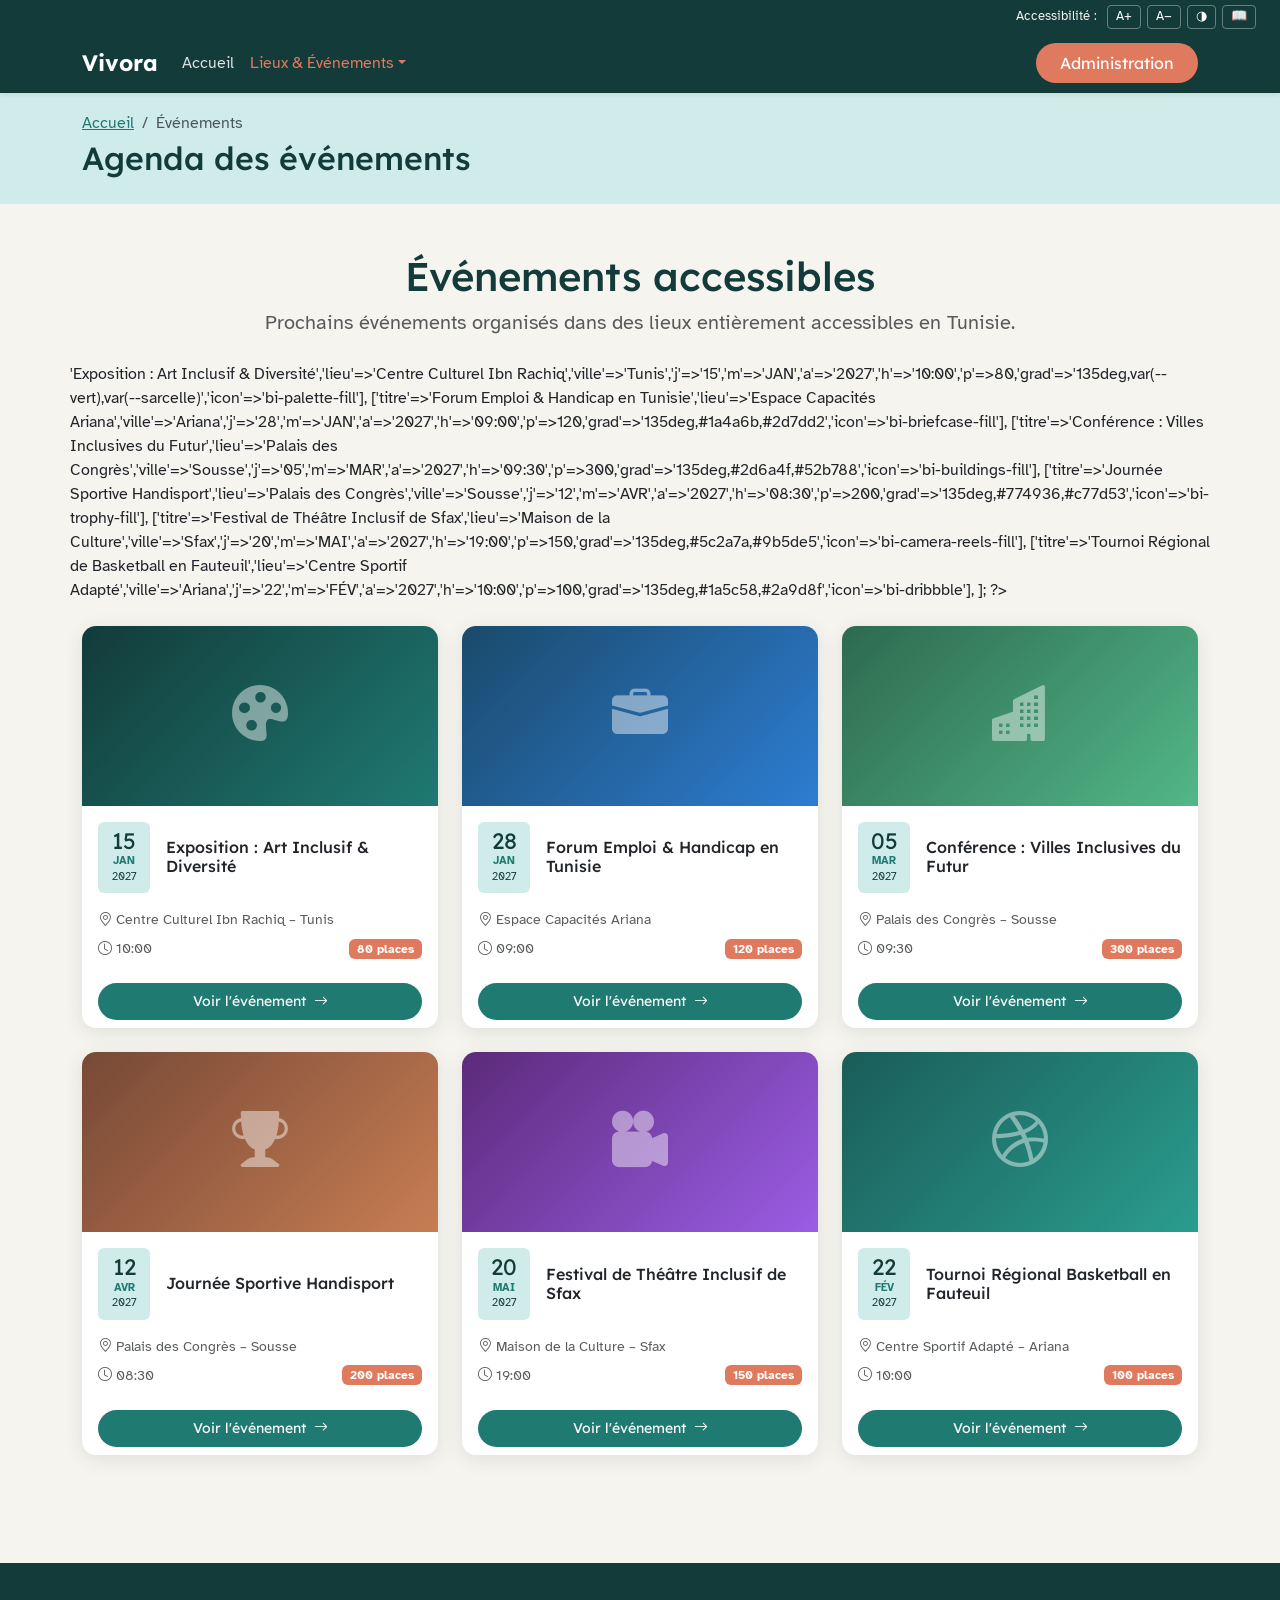
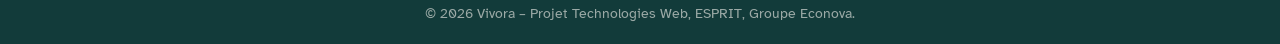
<file: html_preview/front-evenements-liste.html>
<!DOCTYPE html>
<html lang="fr">
<head>
  <meta charset="UTF-8">
  <meta name="viewport" content="width=device-width, initial-scale=1.0">
  <title>Événements – Vivora</title>
  <link rel="stylesheet" href="https://cdn.jsdelivr.net/npm/bootstrap@5.3.2/dist/css/bootstrap.min.css">
  <link rel="stylesheet" href="https://cdn.jsdelivr.net/npm/bootstrap-icons@1.11.3/font/bootstrap-icons.min.css">
  <link href="https://fonts.googleapis.com/css2?family=Lexend:wght@400;600;700&family=Atkinson+Hyperlegible:wght@400;700&display=swap" rel="stylesheet">
  <style>
    :root{--vert:#123B3A;--sarcelle:#1F7A72;--corail:#E07A5F;--blanc:#F6F4EE;--clair:#d0ecea;}
    body{font-family:'Atkinson Hyperlegible',sans-serif;background:var(--blanc);}
    h1,h2,h3,h4,h5,h6{font-family:'Lexend',sans-serif;color:var(--vert);}
    .navbar-vivora{background:var(--vert);}
    .navbar-vivora .navbar-brand{font-family:'Lexend',sans-serif;font-size:1.4rem;color:#fff!important;font-weight:700;}
    .navbar-vivora .nav-link{color:rgba(255,255,255,.85)!important;}
    .navbar-vivora .nav-link:hover{color:var(--corail)!important;}
    .btn-cta{background:var(--corail);color:#fff;border:none;border-radius:50px;padding:8px 24px;font-family:'Lexend',sans-serif;}
    .btn-sarcelle{background:var(--sarcelle);color:#fff;border:none;border-radius:50px;padding:8px 20px;font-family:'Lexend',sans-serif;}
    .breadcrumb-vivora{background:var(--clair);padding:18px 0;}
    .card-ev{border:none;border-radius:14px;box-shadow:0 4px 20px rgba(18,59,58,.10);transition:.25s;}
    .card-ev:hover{transform:translateY(-6px);box-shadow:0 10px 30px rgba(18,59,58,.18);}
    .card-ev .card-img-top{height:180px;object-fit:cover;border-radius:14px 14px 0 0;}
    footer{background:var(--vert);color:var(--blanc);padding:40px 0 20px;margin-top:60px;}
    footer a{color:var(--clair);}
    .barre-access{background:var(--vert);color:var(--blanc);font-size:.82rem;padding:5px 0;text-align:right;}
    .barre-access button{background:none;border:1px solid rgba(255,255,255,.35);color:#fff;margin-left:6px;padding:1px 8px;border-radius:4px;cursor:pointer;}
  </style>
</head>
<body>

<div class="barre-access"><div class="container-fluid px-4">Accessibilité :
  <button>A+</button><button>A−</button><button>◑</button><button>📖</button>
</div></div>

<nav class="navbar navbar-expand-lg navbar-vivora sticky-top shadow-sm">
  <div class="container">
    <a class="navbar-brand" href="front-lieux-liste.html">Vivora</a>
    <button class="navbar-toggler" type="button" data-bs-toggle="collapse" data-bs-target="#nav"><span class="navbar-toggler-icon" style="filter:invert(1)"></span></button>
    <div class="collapse navbar-collapse" id="nav">
      <ul class="navbar-nav me-auto">
        <li class="nav-item"><a class="nav-link" href="#">Accueil</a></li>
        <li class="nav-item dropdown">
          <a class="nav-link dropdown-toggle" href="#" data-bs-toggle="dropdown" style="color:var(--corail)!important;">Lieux &amp; Événements</a>
          <ul class="dropdown-menu">
            <li><a class="dropdown-item" href="front-lieux-liste.html"><i class="bi bi-geo-alt me-2"></i>Lieux accessibles</a></li>
            <li><a class="dropdown-item" href="front-evenements-liste.html"><i class="bi bi-calendar-event me-2"></i>Événements</a></li>
          </ul>
        </li>
      </ul>
      <a href="back-dashboard.html" class="btn-cta btn">Administration</a>
    </div>
  </div>
</nav>

<div class="breadcrumb-vivora">
  <div class="container">
    <ol class="breadcrumb mb-1"><li class="breadcrumb-item"><a href="#" style="color:var(--sarcelle)">Accueil</a></li><li class="breadcrumb-item active">Événements</li></ol>
    <h2>Agenda des événements</h2>
  </div>
</div>

<main class="py-5">
  <div class="container">
    <div class="text-center mb-5">
      <h1>Événements accessibles</h1>
      <p class="lead text-muted">Prochains événements organisés dans des lieux entièrement accessibles en Tunisie.</p>
    </div>

    <div class="row row-cols-1 row-cols-md-2 row-cols-lg-3 g-4">

      <?php
      $events = [
        ['titre'=>'Exposition : Art Inclusif & Diversité','lieu'=>'Centre Culturel Ibn Rachiq','ville'=>'Tunis','j'=>'15','m'=>'JAN','a'=>'2027','h'=>'10:00','p'=>80,'grad'=>'135deg,var(--vert),var(--sarcelle)','icon'=>'bi-palette-fill'],
        ['titre'=>'Forum Emploi & Handicap en Tunisie','lieu'=>'Espace Capacités Ariana','ville'=>'Ariana','j'=>'28','m'=>'JAN','a'=>'2027','h'=>'09:00','p'=>120,'grad'=>'135deg,#1a4a6b,#2d7dd2','icon'=>'bi-briefcase-fill'],
        ['titre'=>'Conférence : Villes Inclusives du Futur','lieu'=>'Palais des Congrès','ville'=>'Sousse','j'=>'05','m'=>'MAR','a'=>'2027','h'=>'09:30','p'=>300,'grad'=>'135deg,#2d6a4f,#52b788','icon'=>'bi-buildings-fill'],
        ['titre'=>'Journée Sportive Handisport','lieu'=>'Palais des Congrès','ville'=>'Sousse','j'=>'12','m'=>'AVR','a'=>'2027','h'=>'08:30','p'=>200,'grad'=>'135deg,#774936,#c77d53','icon'=>'bi-trophy-fill'],
        ['titre'=>'Festival de Théâtre Inclusif de Sfax','lieu'=>'Maison de la Culture','ville'=>'Sfax','j'=>'20','m'=>'MAI','a'=>'2027','h'=>'19:00','p'=>150,'grad'=>'135deg,#5c2a7a,#9b5de5','icon'=>'bi-camera-reels-fill'],
        ['titre'=>'Tournoi Régional de Basketball en Fauteuil','lieu'=>'Centre Sportif Adapté','ville'=>'Ariana','j'=>'22','m'=>'FÉV','a'=>'2027','h'=>'10:00','p'=>100,'grad'=>'135deg,#1a5c58,#2a9d8f','icon'=>'bi-dribbble'],
      ];
      ?>

      <!-- Généré en HTML pur : -->

      <!-- Carte 1 -->
      <div class="col">
        <article class="card card-ev h-100">
          <div class="card-img-top d-flex align-items-center justify-content-center" style="background:linear-gradient(135deg,var(--vert),var(--sarcelle));height:180px;border-radius:14px 14px 0 0;">
            <i class="bi bi-palette-fill" style="font-size:3.5rem;color:rgba(255,255,255,.45)"></i>
          </div>
          <div class="card-body">
            <div class="d-flex align-items-center gap-3 mb-3">
              <div class="text-center rounded p-2 flex-shrink-0" style="background:var(--clair);min-width:52px;">
                <div style="font-family:'Lexend',sans-serif;font-size:1.4rem;color:var(--vert);line-height:1;">15</div>
                <div style="font-size:.7rem;color:var(--sarcelle);font-weight:600;">JAN</div>
                <div style="font-size:.68rem;color:var(--vert);">2027</div>
              </div>
              <h3 class="h6 mb-0">Exposition : Art Inclusif &amp; Diversité</h3>
            </div>
            <p class="text-muted small mb-1"><i class="bi bi-geo-alt me-1"></i>Centre Culturel Ibn Rachiq – Tunis</p>
            <div class="d-flex justify-content-between align-items-center mt-2">
              <span class="small text-muted"><i class="bi bi-clock me-1"></i>10:00</span>
              <span class="badge" style="background:var(--corail);color:#fff;">80 places</span>
            </div>
          </div>
          <div class="card-footer bg-transparent border-0">
            <a href="front-evenements-detail.html" class="btn btn-sarcelle w-100 btn-sm">Voir l'événement <i class="bi bi-arrow-right ms-1"></i></a>
          </div>
        </article>
      </div>

      <!-- Carte 2 -->
      <div class="col">
        <article class="card card-ev h-100">
          <div class="card-img-top d-flex align-items-center justify-content-center" style="background:linear-gradient(135deg,#1a4a6b,#2d7dd2);height:180px;border-radius:14px 14px 0 0;">
            <i class="bi bi-briefcase-fill" style="font-size:3.5rem;color:rgba(255,255,255,.45)"></i>
          </div>
          <div class="card-body">
            <div class="d-flex align-items-center gap-3 mb-3">
              <div class="text-center rounded p-2 flex-shrink-0" style="background:var(--clair);min-width:52px;">
                <div style="font-family:'Lexend',sans-serif;font-size:1.4rem;color:var(--vert);line-height:1;">28</div>
                <div style="font-size:.7rem;color:var(--sarcelle);font-weight:600;">JAN</div>
                <div style="font-size:.68rem;color:var(--vert);">2027</div>
              </div>
              <h3 class="h6 mb-0">Forum Emploi &amp; Handicap en Tunisie</h3>
            </div>
            <p class="text-muted small mb-1"><i class="bi bi-geo-alt me-1"></i>Espace Capacités Ariana</p>
            <div class="d-flex justify-content-between align-items-center mt-2">
              <span class="small text-muted"><i class="bi bi-clock me-1"></i>09:00</span>
              <span class="badge" style="background:var(--corail);color:#fff;">120 places</span>
            </div>
          </div>
          <div class="card-footer bg-transparent border-0">
            <a href="front-evenements-detail.html" class="btn btn-sarcelle w-100 btn-sm">Voir l'événement <i class="bi bi-arrow-right ms-1"></i></a>
          </div>
        </article>
      </div>

      <!-- Carte 3 -->
      <div class="col">
        <article class="card card-ev h-100">
          <div class="card-img-top d-flex align-items-center justify-content-center" style="background:linear-gradient(135deg,#2d6a4f,#52b788);height:180px;border-radius:14px 14px 0 0;">
            <i class="bi bi-buildings-fill" style="font-size:3.5rem;color:rgba(255,255,255,.45)"></i>
          </div>
          <div class="card-body">
            <div class="d-flex align-items-center gap-3 mb-3">
              <div class="text-center rounded p-2 flex-shrink-0" style="background:var(--clair);min-width:52px;">
                <div style="font-family:'Lexend',sans-serif;font-size:1.4rem;color:var(--vert);line-height:1;">05</div>
                <div style="font-size:.7rem;color:var(--sarcelle);font-weight:600;">MAR</div>
                <div style="font-size:.68rem;color:var(--vert);">2027</div>
              </div>
              <h3 class="h6 mb-0">Conférence : Villes Inclusives du Futur</h3>
            </div>
            <p class="text-muted small mb-1"><i class="bi bi-geo-alt me-1"></i>Palais des Congrès – Sousse</p>
            <div class="d-flex justify-content-between align-items-center mt-2">
              <span class="small text-muted"><i class="bi bi-clock me-1"></i>09:30</span>
              <span class="badge" style="background:var(--corail);color:#fff;">300 places</span>
            </div>
          </div>
          <div class="card-footer bg-transparent border-0">
            <a href="front-evenements-detail.html" class="btn btn-sarcelle w-100 btn-sm">Voir l'événement <i class="bi bi-arrow-right ms-1"></i></a>
          </div>
        </article>
      </div>

      <!-- Carte 4 -->
      <div class="col">
        <article class="card card-ev h-100">
          <div class="card-img-top d-flex align-items-center justify-content-center" style="background:linear-gradient(135deg,#774936,#c77d53);height:180px;border-radius:14px 14px 0 0;">
            <i class="bi bi-trophy-fill" style="font-size:3.5rem;color:rgba(255,255,255,.45)"></i>
          </div>
          <div class="card-body">
            <div class="d-flex align-items-center gap-3 mb-3">
              <div class="text-center rounded p-2 flex-shrink-0" style="background:var(--clair);min-width:52px;">
                <div style="font-family:'Lexend',sans-serif;font-size:1.4rem;color:var(--vert);line-height:1;">12</div>
                <div style="font-size:.7rem;color:var(--sarcelle);font-weight:600;">AVR</div>
                <div style="font-size:.68rem;color:var(--vert);">2027</div>
              </div>
              <h3 class="h6 mb-0">Journée Sportive Handisport</h3>
            </div>
            <p class="text-muted small mb-1"><i class="bi bi-geo-alt me-1"></i>Palais des Congrès – Sousse</p>
            <div class="d-flex justify-content-between align-items-center mt-2">
              <span class="small text-muted"><i class="bi bi-clock me-1"></i>08:30</span>
              <span class="badge" style="background:var(--corail);color:#fff;">200 places</span>
            </div>
          </div>
          <div class="card-footer bg-transparent border-0">
            <a href="front-evenements-detail.html" class="btn btn-sarcelle w-100 btn-sm">Voir l'événement <i class="bi bi-arrow-right ms-1"></i></a>
          </div>
        </article>
      </div>

      <!-- Carte 5 -->
      <div class="col">
        <article class="card card-ev h-100">
          <div class="card-img-top d-flex align-items-center justify-content-center" style="background:linear-gradient(135deg,#5c2a7a,#9b5de5);height:180px;border-radius:14px 14px 0 0;">
            <i class="bi bi-camera-reels-fill" style="font-size:3.5rem;color:rgba(255,255,255,.45)"></i>
          </div>
          <div class="card-body">
            <div class="d-flex align-items-center gap-3 mb-3">
              <div class="text-center rounded p-2 flex-shrink-0" style="background:var(--clair);min-width:52px;">
                <div style="font-family:'Lexend',sans-serif;font-size:1.4rem;color:var(--vert);line-height:1;">20</div>
                <div style="font-size:.7rem;color:var(--sarcelle);font-weight:600;">MAI</div>
                <div style="font-size:.68rem;color:var(--vert);">2027</div>
              </div>
              <h3 class="h6 mb-0">Festival de Théâtre Inclusif de Sfax</h3>
            </div>
            <p class="text-muted small mb-1"><i class="bi bi-geo-alt me-1"></i>Maison de la Culture – Sfax</p>
            <div class="d-flex justify-content-between align-items-center mt-2">
              <span class="small text-muted"><i class="bi bi-clock me-1"></i>19:00</span>
              <span class="badge" style="background:var(--corail);color:#fff;">150 places</span>
            </div>
          </div>
          <div class="card-footer bg-transparent border-0">
            <a href="front-evenements-detail.html" class="btn btn-sarcelle w-100 btn-sm">Voir l'événement <i class="bi bi-arrow-right ms-1"></i></a>
          </div>
        </article>
      </div>

      <!-- Carte 6 -->
      <div class="col">
        <article class="card card-ev h-100">
          <div class="card-img-top d-flex align-items-center justify-content-center" style="background:linear-gradient(135deg,#1a5c58,#2a9d8f);height:180px;border-radius:14px 14px 0 0;">
            <i class="bi bi-dribbble" style="font-size:3.5rem;color:rgba(255,255,255,.45)"></i>
          </div>
          <div class="card-body">
            <div class="d-flex align-items-center gap-3 mb-3">
              <div class="text-center rounded p-2 flex-shrink-0" style="background:var(--clair);min-width:52px;">
                <div style="font-family:'Lexend',sans-serif;font-size:1.4rem;color:var(--vert);line-height:1;">22</div>
                <div style="font-size:.7rem;color:var(--sarcelle);font-weight:600;">FÉV</div>
                <div style="font-size:.68rem;color:var(--vert);">2027</div>
              </div>
              <h3 class="h6 mb-0">Tournoi Régional Basketball en Fauteuil</h3>
            </div>
            <p class="text-muted small mb-1"><i class="bi bi-geo-alt me-1"></i>Centre Sportif Adapté – Ariana</p>
            <div class="d-flex justify-content-between align-items-center mt-2">
              <span class="small text-muted"><i class="bi bi-clock me-1"></i>10:00</span>
              <span class="badge" style="background:var(--corail);color:#fff;">100 places</span>
            </div>
          </div>
          <div class="card-footer bg-transparent border-0">
            <a href="front-evenements-detail.html" class="btn btn-sarcelle w-100 btn-sm">Voir l'événement <i class="bi bi-arrow-right ms-1"></i></a>
          </div>
        </article>
      </div>

    </div><!-- fin row -->
  </div>
</main>

<footer><div class="container">
  <p class="text-center small mb-0" style="color:rgba(246,244,238,.6)">© 2026 Vivora – Projet Technologies Web, ESPRIT, Groupe Econova.</p>
</div></footer>
<script src="https://cdn.jsdelivr.net/npm/bootstrap@5.3.2/dist/js/bootstrap.bundle.min.js"></script>
</body>
</html>
</file>
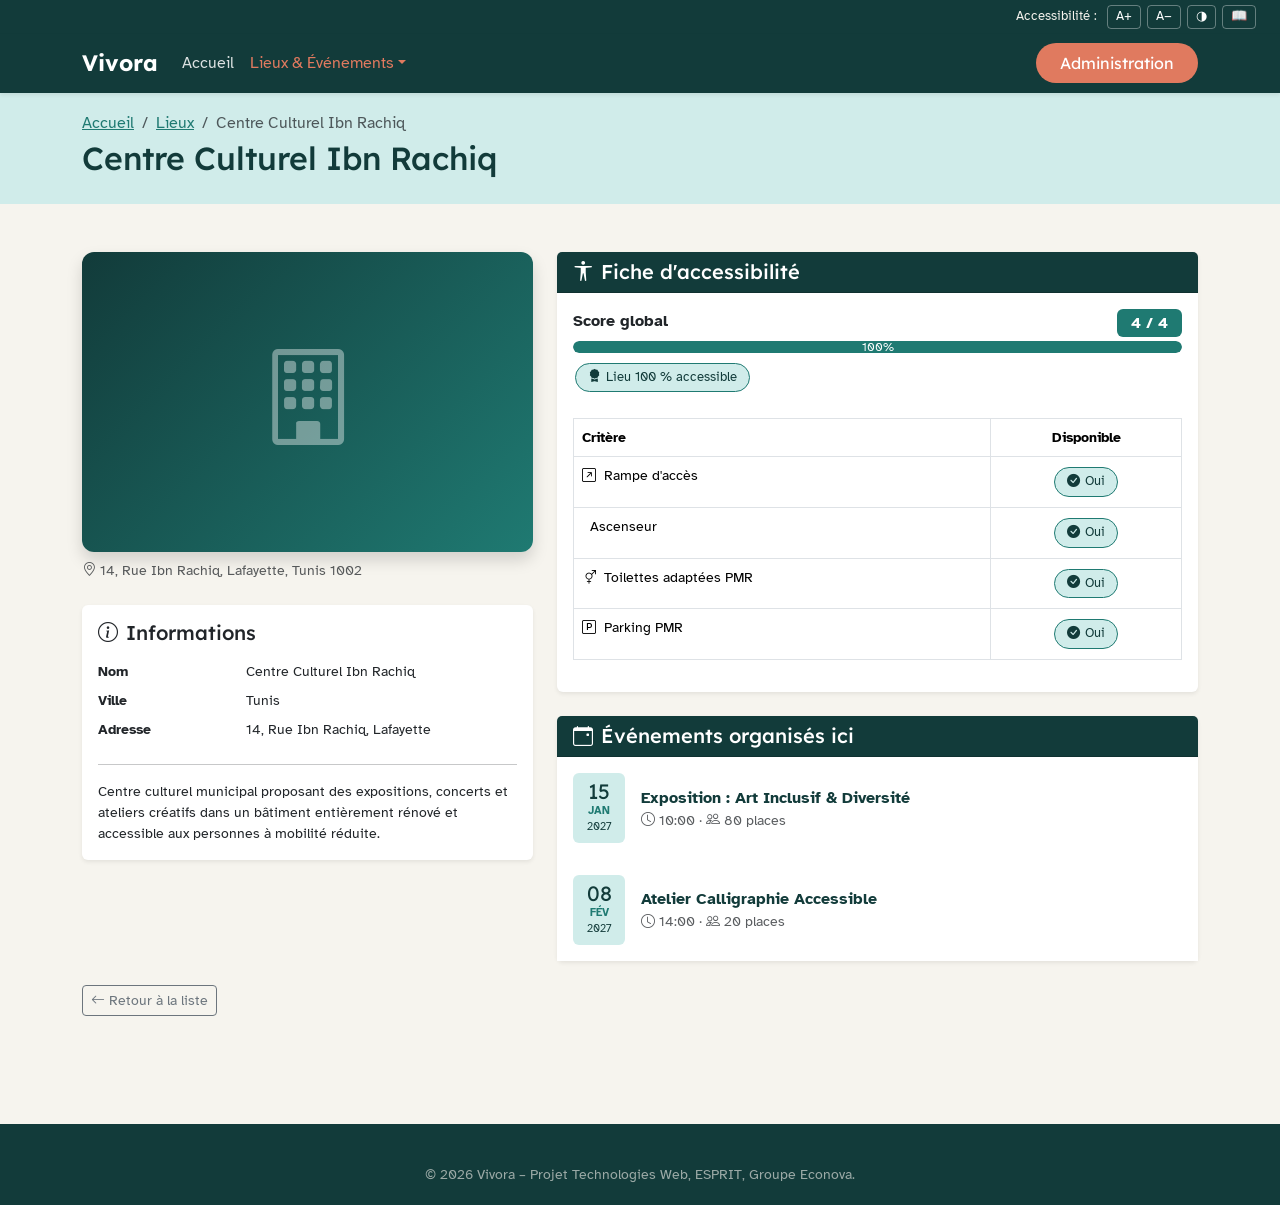
<file: html_preview/front-lieux-fiche.html>
<!DOCTYPE html>
<html lang="fr">
<head>
  <meta charset="UTF-8">
  <meta name="viewport" content="width=device-width, initial-scale=1.0">
  <title>Centre Culturel Ibn Rachiq – Vivora</title>
  <link rel="stylesheet" href="https://cdn.jsdelivr.net/npm/bootstrap@5.3.2/dist/css/bootstrap.min.css">
  <link rel="stylesheet" href="https://cdn.jsdelivr.net/npm/bootstrap-icons@1.11.3/font/bootstrap-icons.min.css">
  <link href="https://fonts.googleapis.com/css2?family=Lexend:wght@400;600;700&family=Atkinson+Hyperlegible:wght@400;700&display=swap" rel="stylesheet">
  <style>
    :root { --vert:#123B3A;--sarcelle:#1F7A72;--corail:#E07A5F;--blanc:#F6F4EE;--clair:#d0ecea; }
    body { font-family:'Atkinson Hyperlegible',sans-serif; background:var(--blanc); }
    h1,h2,h3,h4,h5,h6{font-family:'Lexend',sans-serif;color:var(--vert);}
    .navbar-vivora{background:var(--vert);}
    .navbar-vivora .navbar-brand{font-family:'Lexend',sans-serif;font-size:1.4rem;color:#fff!important;font-weight:700;}
    .navbar-vivora .nav-link{color:rgba(255,255,255,.85)!important;}
    .navbar-vivora .nav-link:hover{color:var(--corail)!important;}
    .btn-cta{background:var(--corail);color:#fff;border:none;border-radius:50px;padding:8px 24px;font-family:'Lexend',sans-serif;}
    .btn-sarcelle{background:var(--sarcelle);color:#fff;border:none;border-radius:50px;padding:8px 24px;font-family:'Lexend',sans-serif;}
    .breadcrumb-vivora{background:var(--clair);padding:18px 0;}
    .badge-oui{background:var(--clair);color:var(--vert);border:1px solid var(--sarcelle);border-radius:50px;padding:4px 12px;font-size:.82rem;display:inline-flex;align-items:center;gap:5px;margin:2px;}
    .badge-non{background:#fce8e3;color:#9b3a28;border:1px solid #E07A5F;border-radius:50px;padding:4px 12px;font-size:.82rem;display:inline-flex;align-items:center;gap:5px;margin:2px;}
    .progress{height:12px;border-radius:50px;}
    .progress-bar{background:var(--sarcelle);border-radius:50px;}
    .card-event-mini a{color:var(--vert);text-decoration:none;}
    .card-event-mini a:hover{color:var(--sarcelle);}
    footer{background:var(--vert);color:var(--blanc);padding:40px 0 20px;margin-top:60px;}
    footer a{color:var(--clair);}
    .barre-access{background:var(--vert);color:var(--blanc);font-size:.82rem;padding:5px 0;text-align:right;}
    .barre-access button{background:none;border:1px solid rgba(255,255,255,.35);color:#fff;margin-left:6px;padding:1px 8px;border-radius:4px;cursor:pointer;}
  </style>
</head>
<body>

<div class="barre-access"><div class="container-fluid px-4">Accessibilité :
  <button>A+</button><button>A−</button><button>◑</button><button>📖</button>
</div></div>

<nav class="navbar navbar-expand-lg navbar-vivora sticky-top shadow-sm">
  <div class="container">
    <a class="navbar-brand" href="front-lieux-liste.html">Vivora</a>
    <button class="navbar-toggler" type="button" data-bs-toggle="collapse" data-bs-target="#nav"><span class="navbar-toggler-icon" style="filter:invert(1)"></span></button>
    <div class="collapse navbar-collapse" id="nav">
      <ul class="navbar-nav me-auto">
        <li class="nav-item"><a class="nav-link" href="#">Accueil</a></li>
        <li class="nav-item dropdown">
          <a class="nav-link dropdown-toggle" href="#" data-bs-toggle="dropdown" style="color:var(--corail)!important;">Lieux &amp; Événements</a>
          <ul class="dropdown-menu">
            <li><a class="dropdown-item" href="front-lieux-liste.html"><i class="bi bi-geo-alt me-2"></i>Lieux accessibles</a></li>
            <li><a class="dropdown-item" href="front-evenements-liste.html"><i class="bi bi-calendar-event me-2"></i>Événements</a></li>
          </ul>
        </li>
      </ul>
      <a href="back-dashboard.html" class="btn-cta btn">Administration</a>
    </div>
  </div>
</nav>

<div class="breadcrumb-vivora">
  <div class="container">
    <ol class="breadcrumb mb-1">
      <li class="breadcrumb-item"><a href="#" style="color:var(--sarcelle)">Accueil</a></li>
      <li class="breadcrumb-item"><a href="front-lieux-liste.html" style="color:var(--sarcelle)">Lieux</a></li>
      <li class="breadcrumb-item active">Centre Culturel Ibn Rachiq</li>
    </ol>
    <h2>Centre Culturel Ibn Rachiq</h2>
  </div>
</div>

<main class="py-5">
  <div class="container">
    <div class="row g-4">

      <!-- Colonne gauche -->
      <div class="col-lg-5">
        <figure class="mb-4">
          <div class="rounded shadow d-flex align-items-center justify-content-center"
               style="background:linear-gradient(135deg,var(--vert),var(--sarcelle));height:300px;border-radius:12px!important;">
            <i class="bi bi-building" style="font-size:6rem;color:rgba(255,255,255,.4)"></i>
          </div>
          <figcaption class="text-muted mt-2 small"><i class="bi bi-geo-alt me-1"></i>14, Rue Ibn Rachiq, Lafayette, Tunis 1002</figcaption>
        </figure>

        <div class="card border-0 shadow-sm">
          <div class="card-body">
            <h2 class="h5 mb-3"><i class="bi bi-info-circle me-2"></i>Informations</h2>
            <dl class="row small">
              <dt class="col-sm-4">Nom</dt><dd class="col-sm-8">Centre Culturel Ibn Rachiq</dd>
              <dt class="col-sm-4">Ville</dt><dd class="col-sm-8">Tunis</dd>
              <dt class="col-sm-4">Adresse</dt><dd class="col-sm-8">14, Rue Ibn Rachiq, Lafayette</dd>
            </dl>
            <hr>
            <p class="small mb-0">Centre culturel municipal proposant des expositions, concerts et ateliers créatifs dans un bâtiment entièrement rénové et accessible aux personnes à mobilité réduite.</p>
          </div>
        </div>
      </div>

      <!-- Colonne droite -->
      <div class="col-lg-7">

        <!-- Fiche accessibilité -->
        <div class="card border-0 shadow-sm mb-4">
          <div class="card-header" style="background:var(--vert);color:#fff;">
            <h2 class="h5 mb-0" style="color:#fff;"><i class="bi bi-universal-access me-2"></i>Fiche d'accessibilité</h2>
          </div>
          <div class="card-body">
            <!-- Score -->
            <div class="mb-4">
              <div class="d-flex justify-content-between mb-1">
                <strong>Score global</strong>
                <span class="badge" style="background:var(--sarcelle);font-size:1rem;padding:6px 14px;">4 / 4</span>
              </div>
              <div class="progress"><div class="progress-bar" style="width:100%">100%</div></div>
              <div class="mt-2">
                <span class="badge-oui"><i class="bi bi-award-fill"></i>Lieu 100 % accessible</span>
              </div>
            </div>
            <!-- Tableau critères -->
            <table class="table table-bordered small">
              <thead style="background:var(--clair);">
                <tr><th>Critère</th><th class="text-center">Disponible</th></tr>
              </thead>
              <tbody>
                <tr><td><i class="bi bi-arrow-up-right-square me-2"></i>Rampe d'accès</td>
                    <td class="text-center"><span class="badge-oui"><i class="bi bi-check-circle-fill"></i>Oui</span></td></tr>
                <tr><td><i class="bi bi-elevator me-2"></i>Ascenseur</td>
                    <td class="text-center"><span class="badge-oui"><i class="bi bi-check-circle-fill"></i>Oui</span></td></tr>
                <tr><td><i class="bi bi-gender-ambiguous me-2"></i>Toilettes adaptées PMR</td>
                    <td class="text-center"><span class="badge-oui"><i class="bi bi-check-circle-fill"></i>Oui</span></td></tr>
                <tr><td><i class="bi bi-p-square me-2"></i>Parking PMR</td>
                    <td class="text-center"><span class="badge-oui"><i class="bi bi-check-circle-fill"></i>Oui</span></td></tr>
              </tbody>
            </table>
          </div>
        </div>

        <!-- Événements dans ce lieu -->
        <div class="card border-0 shadow-sm">
          <div class="card-header" style="background:var(--vert);color:#fff;">
            <h2 class="h5 mb-0" style="color:#fff;"><i class="bi bi-calendar-event me-2"></i>Événements organisés ici</h2>
          </div>
          <div class="card-body card-event-mini p-0">
            <div class="list-group list-group-flush">

              <a href="front-evenements-detail.html" class="list-group-item list-group-item-action border-0 px-3 py-3">
                <div class="d-flex align-items-center gap-3">
                  <div class="text-center rounded p-2 flex-shrink-0" style="background:var(--clair);min-width:52px;">
                    <div style="font-family:'Lexend',sans-serif;font-size:1.3rem;color:var(--vert);line-height:1;">15</div>
                    <div style="font-size:.7rem;color:var(--sarcelle);font-weight:600;">JAN</div>
                    <div style="font-size:.68rem;color:var(--vert);">2027</div>
                  </div>
                  <div>
                    <strong>Exposition : Art Inclusif &amp; Diversité</strong>
                    <div class="text-muted small"><i class="bi bi-clock me-1"></i>10:00 · <i class="bi bi-people me-1"></i>80 places</div>
                  </div>
                </div>
              </a>

              <a href="front-evenements-detail.html" class="list-group-item list-group-item-action border-0 px-3 py-3">
                <div class="d-flex align-items-center gap-3">
                  <div class="text-center rounded p-2 flex-shrink-0" style="background:var(--clair);min-width:52px;">
                    <div style="font-family:'Lexend',sans-serif;font-size:1.3rem;color:var(--vert);line-height:1;">08</div>
                    <div style="font-size:.7rem;color:var(--sarcelle);font-weight:600;">FÉV</div>
                    <div style="font-size:.68rem;color:var(--vert);">2027</div>
                  </div>
                  <div>
                    <strong>Atelier Calligraphie Accessible</strong>
                    <div class="text-muted small"><i class="bi bi-clock me-1"></i>14:00 · <i class="bi bi-people me-1"></i>20 places</div>
                  </div>
                </div>
              </a>

            </div>
          </div>
        </div>

      </div>
    </div><!-- fin row -->

    <div class="mt-4">
      <a href="front-lieux-liste.html" class="btn btn-outline-secondary btn-sm">
        <i class="bi bi-arrow-left me-1"></i>Retour à la liste
      </a>
    </div>
  </div>
</main>

<footer>
  <div class="container">
    <p class="text-center small mb-0" style="color:rgba(246,244,238,.6)">© 2026 Vivora – Projet Technologies Web, ESPRIT, Groupe Econova.</p>
  </div>
</footer>
<script src="https://cdn.jsdelivr.net/npm/bootstrap@5.3.2/dist/js/bootstrap.bundle.min.js"></script>
</body>
</html>
</file>
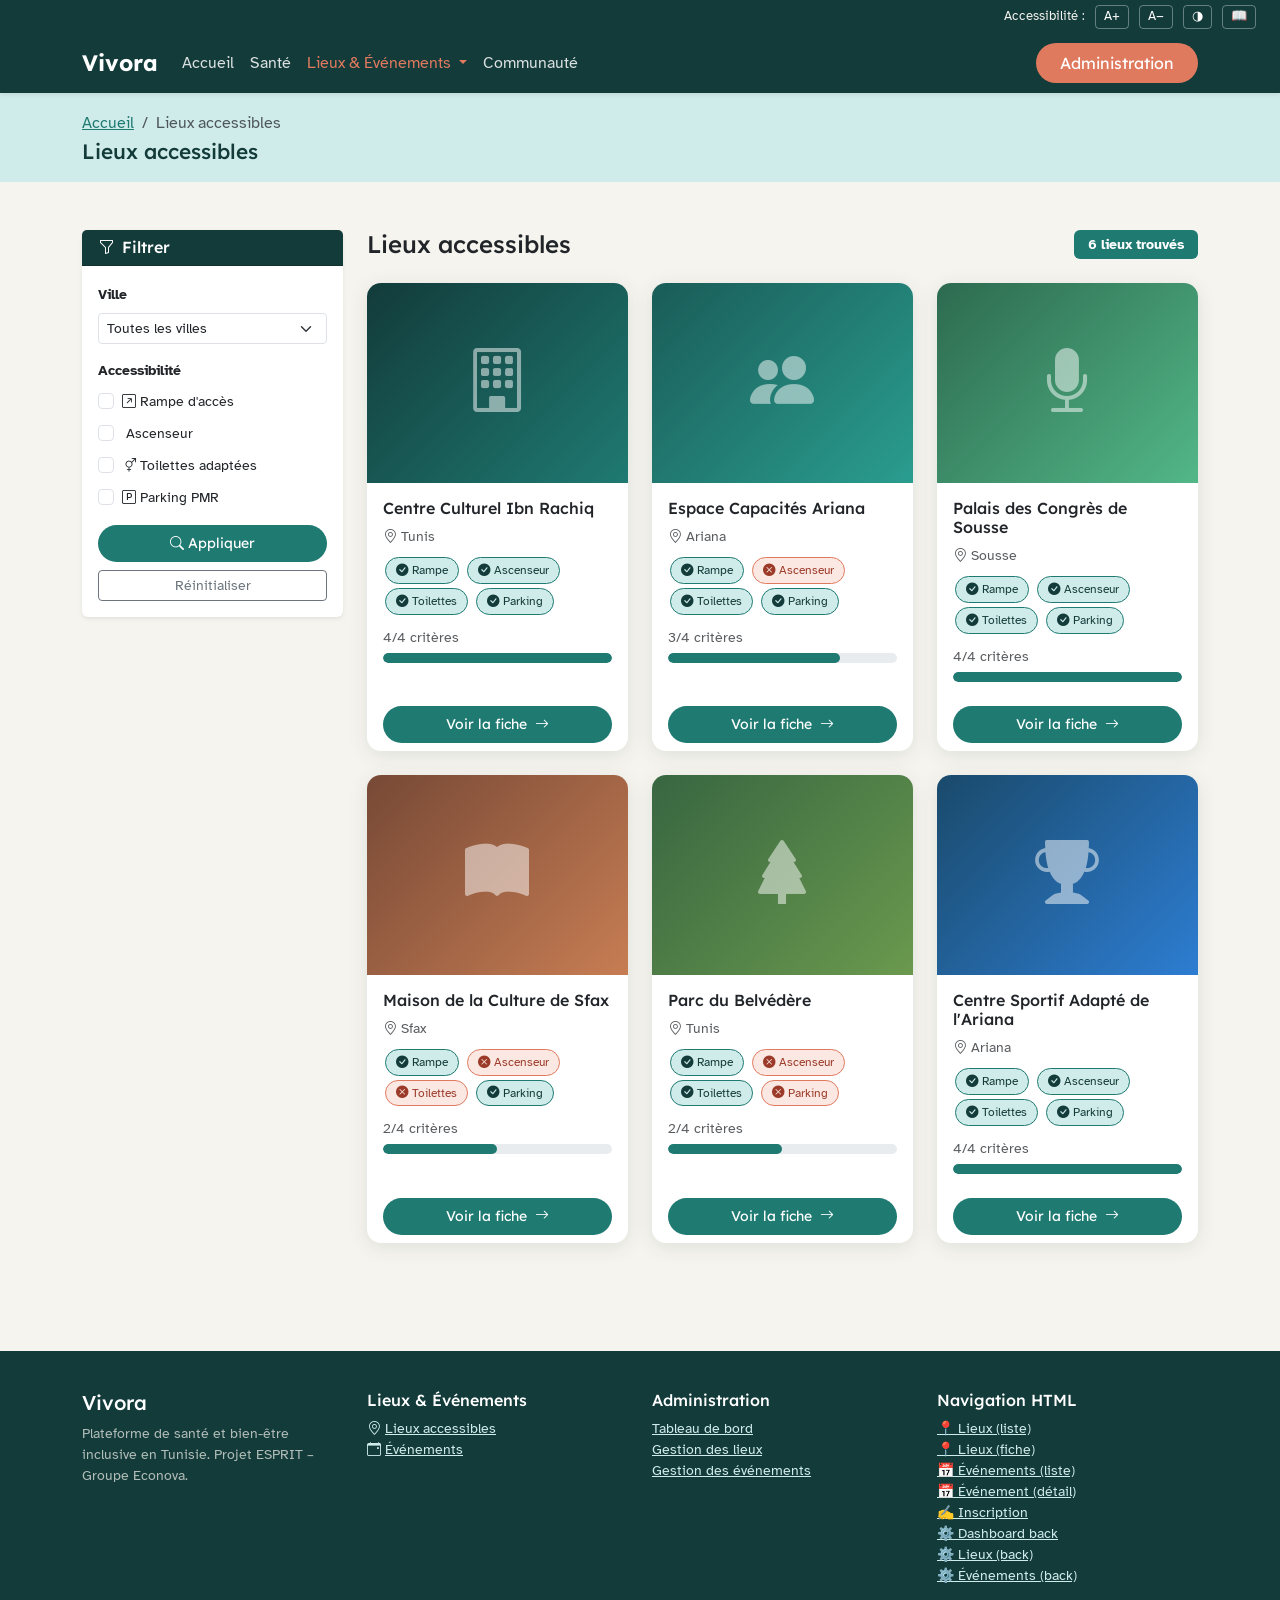
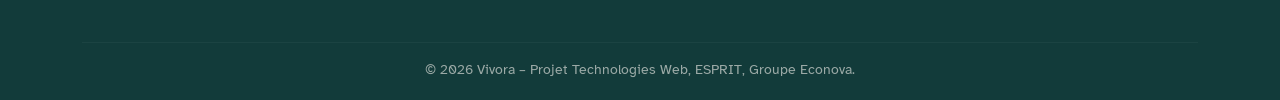
<file: html_preview/front-lieux-liste.html>
<!DOCTYPE html>
<html lang="fr">
<head>
  <meta charset="UTF-8">
  <meta name="viewport" content="width=device-width, initial-scale=1.0">
  <title>Lieux accessibles – Vivora</title>
  <link rel="stylesheet" href="https://cdn.jsdelivr.net/npm/bootstrap@5.3.2/dist/css/bootstrap.min.css">
  <link rel="stylesheet" href="https://cdn.jsdelivr.net/npm/bootstrap-icons@1.11.3/font/bootstrap-icons.min.css">
  <link rel="preconnect" href="https://fonts.googleapis.com">
  <link href="https://fonts.googleapis.com/css2?family=Lexend:wght@400;600;700&family=Atkinson+Hyperlegible:wght@400;700&display=swap" rel="stylesheet">
  <style>
    :root {
      --vert: #123B3A; --sarcelle: #1F7A72; --corail: #E07A5F;
      --blanc: #F6F4EE; --clair: #d0ecea;
    }
    body { font-family: 'Atkinson Hyperlegible', sans-serif; background: var(--blanc); }
    h1,h2,h3,h4,h5,h6 { font-family: 'Lexend', sans-serif; color: var(--vert); }
    /* Navbar */
    .navbar-vivora { background: var(--vert); }
    .navbar-vivora .navbar-brand { font-family:'Lexend',sans-serif; font-size:1.4rem; color:#fff !important; font-weight:700; }
    .navbar-vivora .nav-link { color:rgba(255,255,255,.85) !important; }
    .navbar-vivora .nav-link:hover { color: var(--corail) !important; }
    .btn-cta { background:var(--corail); color:#fff; border:none; border-radius:50px; padding:8px 24px; font-family:'Lexend',sans-serif; }
    .btn-cta:hover { background:#c95f44; color:#fff; }
    .btn-sarcelle { background:var(--sarcelle); color:#fff; border:none; border-radius:50px; padding:8px 24px; font-family:'Lexend',sans-serif; }
    .btn-sarcelle:hover { background:#165c56; color:#fff; }
    /* Breadcrumb */
    .breadcrumb-vivora { background:var(--clair); padding:18px 0; }
    .breadcrumb-vivora h2 { margin:0; font-size:1.3rem; }
    /* Cards */
    .card-lieu { border:none; border-radius:14px; box-shadow:0 4px 20px rgba(18,59,58,.10); transition:.25s; }
    .card-lieu:hover { transform:translateY(-6px); box-shadow:0 10px 30px rgba(18,59,58,.18); }
    .card-lieu .card-img-top { height:200px; object-fit:cover; border-radius:14px 14px 0 0; }
    /* Badges */
    .badge-oui { background:var(--clair); color:var(--vert); border:1px solid var(--sarcelle); border-radius:50px; padding:3px 10px; font-size:.78rem; display:inline-flex; align-items:center; gap:4px; margin:2px; }
    .badge-non { background:#fce8e3; color:#9b3a28; border:1px solid #E07A5F; border-radius:50px; padding:3px 10px; font-size:.78rem; display:inline-flex; align-items:center; gap:4px; margin:2px; }
    /* Score */
    .progress { height:10px; border-radius:50px; }
    .progress-bar { background:var(--sarcelle); border-radius:50px; }
    /* Sidebar filtre */
    .card-filtre .card-header { background:var(--vert); color:#fff; }
    .form-check-input:checked { background-color:var(--sarcelle); border-color:var(--sarcelle); }
    /* Footer */
    footer { background:var(--vert); color:var(--blanc); padding:40px 0 20px; margin-top:60px; }
    footer a { color:var(--clair); }
    footer a:hover { color:var(--corail); }
    /* Barre accessibilité */
    .barre-access { background:var(--vert); color:var(--blanc); font-size:.82rem; padding:5px 0; text-align:right; }
    .barre-access button { background:none; border:1px solid rgba(255,255,255,.35); color:#fff; margin-left:6px; padding:1px 8px; border-radius:4px; cursor:pointer; }
  </style>
</head>
<body>

<!-- Barre accessibilité (Module 1) -->
<div class="barre-access">
  <div class="container-fluid px-4">
    Accessibilité :
    <button title="Texte plus grand">A+</button>
    <button title="Texte plus petit">A−</button>
    <button title="Contraste élevé">◑</button>
    <button title="Lecture facile">📖</button>
  </div>
</div>

<!-- Navbar -->
<nav class="navbar navbar-expand-lg navbar-vivora sticky-top shadow-sm">
  <div class="container">
    <a class="navbar-brand" href="index.html">Vivora</a>
    <button class="navbar-toggler" type="button" data-bs-toggle="collapse" data-bs-target="#nav">
      <span class="navbar-toggler-icon" style="filter:invert(1)"></span>
    </button>
    <div class="collapse navbar-collapse" id="nav">
      <ul class="navbar-nav me-auto mb-2 mb-lg-0">
        <li class="nav-item"><a class="nav-link" href="#">Accueil</a></li>
        <li class="nav-item"><a class="nav-link" href="#">Santé</a></li>
        <li class="nav-item dropdown">
          <a class="nav-link dropdown-toggle active" href="#" data-bs-toggle="dropdown" style="color:var(--corail) !important;">
            Lieux &amp; Événements
          </a>
          <ul class="dropdown-menu">
            <li><a class="dropdown-item" href="front-lieux-liste.html"><i class="bi bi-geo-alt me-2"></i>Lieux accessibles</a></li>
            <li><a class="dropdown-item" href="front-evenements-liste.html"><i class="bi bi-calendar-event me-2"></i>Événements</a></li>
          </ul>
        </li>
        <li class="nav-item"><a class="nav-link" href="#">Communauté</a></li>
      </ul>
      <a href="back-dashboard.html" class="btn-cta btn">Administration</a>
    </div>
  </div>
</nav>

<!-- Breadcrumb -->
<div class="breadcrumb-vivora">
  <div class="container">
    <nav aria-label="breadcrumb">
      <ol class="breadcrumb mb-1">
        <li class="breadcrumb-item"><a href="#" style="color:var(--sarcelle)">Accueil</a></li>
        <li class="breadcrumb-item active">Lieux accessibles</li>
      </ol>
    </nav>
    <h2>Lieux accessibles</h2>
  </div>
</div>

<!-- Contenu -->
<main class="py-5">
  <div class="container">
    <div class="row g-4">

      <!-- Filtres -->
      <aside class="col-lg-3">
        <div class="card card-filtre shadow-sm border-0">
          <div class="card-header"><h2 class="h6 mb-0 text-white"><i class="bi bi-funnel me-2"></i>Filtrer</h2></div>
          <div class="card-body">
            <label class="form-label fw-semibold small">Ville</label>
            <select class="form-select form-select-sm mb-3">
              <option>Toutes les villes</option>
              <option>Tunis</option><option>Ariana</option><option>Sousse</option><option>Sfax</option>
            </select>
            <fieldset>
              <legend class="fw-semibold small mb-2">Accessibilité</legend>
              <div class="form-check mb-2"><input class="form-check-input" type="checkbox"><label class="form-check-label small"><i class="bi bi-arrow-up-right-square me-1"></i>Rampe d'accès</label></div>
              <div class="form-check mb-2"><input class="form-check-input" type="checkbox"><label class="form-check-label small"><i class="bi bi-elevator me-1"></i>Ascenseur</label></div>
              <div class="form-check mb-2"><input class="form-check-input" type="checkbox"><label class="form-check-label small"><i class="bi bi-gender-ambiguous me-1"></i>Toilettes adaptées</label></div>
              <div class="form-check mb-3"><input class="form-check-input" type="checkbox"><label class="form-check-label small"><i class="bi bi-p-square me-1"></i>Parking PMR</label></div>
            </fieldset>
            <button class="btn btn-sarcelle w-100 btn-sm mb-2"><i class="bi bi-search me-1"></i>Appliquer</button>
            <button class="btn btn-outline-secondary w-100 btn-sm">Réinitialiser</button>
          </div>
        </div>
      </aside>

      <!-- Résultats -->
      <div class="col-lg-9">
        <div class="d-flex justify-content-between align-items-center mb-4">
          <h1 class="h4 mb-0">Lieux accessibles</h1>
          <span class="badge" style="background:var(--sarcelle);font-size:.9rem;padding:7px 14px;">6 lieux trouvés</span>
        </div>

        <div class="row row-cols-1 row-cols-md-2 row-cols-xl-3 g-4">

          <!-- Carte 1 -->
          <div class="col">
            <article class="card card-lieu h-100">
              <div class="card-img-top d-flex align-items-center justify-content-center" style="background:linear-gradient(135deg,var(--vert),var(--sarcelle));height:200px;border-radius:14px 14px 0 0;">
                <i class="bi bi-building" style="font-size:4rem;color:rgba(255,255,255,.5)"></i>
              </div>
              <div class="card-body">
                <h3 class="h6 card-title">Centre Culturel Ibn Rachiq</h3>
                <p class="text-muted small mb-2"><i class="bi bi-geo-alt me-1"></i>Tunis</p>
                <div class="mb-2">
                  <span class="badge-oui"><i class="bi bi-check-circle-fill"></i>Rampe</span>
                  <span class="badge-oui"><i class="bi bi-check-circle-fill"></i>Ascenseur</span>
                  <span class="badge-oui"><i class="bi bi-check-circle-fill"></i>Toilettes</span>
                  <span class="badge-oui"><i class="bi bi-check-circle-fill"></i>Parking</span>
                </div>
                <div>
                  <small class="text-muted">4/4 critères</small>
                  <div class="progress mt-1"><div class="progress-bar" style="width:100%"></div></div>
                </div>
              </div>
              <div class="card-footer bg-transparent border-0">
                <a href="front-lieux-fiche.html" class="btn btn-sarcelle w-100 btn-sm">Voir la fiche <i class="bi bi-arrow-right ms-1"></i></a>
              </div>
            </article>
          </div>

          <!-- Carte 2 -->
          <div class="col">
            <article class="card card-lieu h-100">
              <div class="card-img-top d-flex align-items-center justify-content-center" style="background:linear-gradient(135deg,#1a5c58,#2a9d8f);height:200px;border-radius:14px 14px 0 0;">
                <i class="bi bi-people-fill" style="font-size:4rem;color:rgba(255,255,255,.5)"></i>
              </div>
              <div class="card-body">
                <h3 class="h6 card-title">Espace Capacités Ariana</h3>
                <p class="text-muted small mb-2"><i class="bi bi-geo-alt me-1"></i>Ariana</p>
                <div class="mb-2">
                  <span class="badge-oui"><i class="bi bi-check-circle-fill"></i>Rampe</span>
                  <span class="badge-non"><i class="bi bi-x-circle-fill"></i>Ascenseur</span>
                  <span class="badge-oui"><i class="bi bi-check-circle-fill"></i>Toilettes</span>
                  <span class="badge-oui"><i class="bi bi-check-circle-fill"></i>Parking</span>
                </div>
                <div>
                  <small class="text-muted">3/4 critères</small>
                  <div class="progress mt-1"><div class="progress-bar" style="width:75%"></div></div>
                </div>
              </div>
              <div class="card-footer bg-transparent border-0">
                <a href="front-lieux-fiche.html" class="btn btn-sarcelle w-100 btn-sm">Voir la fiche <i class="bi bi-arrow-right ms-1"></i></a>
              </div>
            </article>
          </div>

          <!-- Carte 3 -->
          <div class="col">
            <article class="card card-lieu h-100">
              <div class="card-img-top d-flex align-items-center justify-content-center" style="background:linear-gradient(135deg,#2d6a4f,#52b788);height:200px;border-radius:14px 14px 0 0;">
                <i class="bi bi-mic-fill" style="font-size:4rem;color:rgba(255,255,255,.5)"></i>
              </div>
              <div class="card-body">
                <h3 class="h6 card-title">Palais des Congrès de Sousse</h3>
                <p class="text-muted small mb-2"><i class="bi bi-geo-alt me-1"></i>Sousse</p>
                <div class="mb-2">
                  <span class="badge-oui"><i class="bi bi-check-circle-fill"></i>Rampe</span>
                  <span class="badge-oui"><i class="bi bi-check-circle-fill"></i>Ascenseur</span>
                  <span class="badge-oui"><i class="bi bi-check-circle-fill"></i>Toilettes</span>
                  <span class="badge-oui"><i class="bi bi-check-circle-fill"></i>Parking</span>
                </div>
                <div>
                  <small class="text-muted">4/4 critères</small>
                  <div class="progress mt-1"><div class="progress-bar" style="width:100%"></div></div>
                </div>
              </div>
              <div class="card-footer bg-transparent border-0">
                <a href="front-lieux-fiche.html" class="btn btn-sarcelle w-100 btn-sm">Voir la fiche <i class="bi bi-arrow-right ms-1"></i></a>
              </div>
            </article>
          </div>

          <!-- Carte 4 -->
          <div class="col">
            <article class="card card-lieu h-100">
              <div class="card-img-top d-flex align-items-center justify-content-center" style="background:linear-gradient(135deg,#774936,#c77d53);height:200px;border-radius:14px 14px 0 0;">
                <i class="bi bi-book-fill" style="font-size:4rem;color:rgba(255,255,255,.5)"></i>
              </div>
              <div class="card-body">
                <h3 class="h6 card-title">Maison de la Culture de Sfax</h3>
                <p class="text-muted small mb-2"><i class="bi bi-geo-alt me-1"></i>Sfax</p>
                <div class="mb-2">
                  <span class="badge-oui"><i class="bi bi-check-circle-fill"></i>Rampe</span>
                  <span class="badge-non"><i class="bi bi-x-circle-fill"></i>Ascenseur</span>
                  <span class="badge-non"><i class="bi bi-x-circle-fill"></i>Toilettes</span>
                  <span class="badge-oui"><i class="bi bi-check-circle-fill"></i>Parking</span>
                </div>
                <div>
                  <small class="text-muted">2/4 critères</small>
                  <div class="progress mt-1"><div class="progress-bar" style="width:50%"></div></div>
                </div>
              </div>
              <div class="card-footer bg-transparent border-0">
                <a href="front-lieux-fiche.html" class="btn btn-sarcelle w-100 btn-sm">Voir la fiche <i class="bi bi-arrow-right ms-1"></i></a>
              </div>
            </article>
          </div>

          <!-- Carte 5 -->
          <div class="col">
            <article class="card card-lieu h-100">
              <div class="card-img-top d-flex align-items-center justify-content-center" style="background:linear-gradient(135deg,#386641,#6a994e);height:200px;border-radius:14px 14px 0 0;">
                <i class="bi bi-tree-fill" style="font-size:4rem;color:rgba(255,255,255,.5)"></i>
              </div>
              <div class="card-body">
                <h3 class="h6 card-title">Parc du Belvédère</h3>
                <p class="text-muted small mb-2"><i class="bi bi-geo-alt me-1"></i>Tunis</p>
                <div class="mb-2">
                  <span class="badge-oui"><i class="bi bi-check-circle-fill"></i>Rampe</span>
                  <span class="badge-non"><i class="bi bi-x-circle-fill"></i>Ascenseur</span>
                  <span class="badge-oui"><i class="bi bi-check-circle-fill"></i>Toilettes</span>
                  <span class="badge-non"><i class="bi bi-x-circle-fill"></i>Parking</span>
                </div>
                <div>
                  <small class="text-muted">2/4 critères</small>
                  <div class="progress mt-1"><div class="progress-bar" style="width:50%"></div></div>
                </div>
              </div>
              <div class="card-footer bg-transparent border-0">
                <a href="front-lieux-fiche.html" class="btn btn-sarcelle w-100 btn-sm">Voir la fiche <i class="bi bi-arrow-right ms-1"></i></a>
              </div>
            </article>
          </div>

          <!-- Carte 6 -->
          <div class="col">
            <article class="card card-lieu h-100">
              <div class="card-img-top d-flex align-items-center justify-content-center" style="background:linear-gradient(135deg,#1a4a6b,#2d7dd2);height:200px;border-radius:14px 14px 0 0;">
                <i class="bi bi-trophy-fill" style="font-size:4rem;color:rgba(255,255,255,.5)"></i>
              </div>
              <div class="card-body">
                <h3 class="h6 card-title">Centre Sportif Adapté de l'Ariana</h3>
                <p class="text-muted small mb-2"><i class="bi bi-geo-alt me-1"></i>Ariana</p>
                <div class="mb-2">
                  <span class="badge-oui"><i class="bi bi-check-circle-fill"></i>Rampe</span>
                  <span class="badge-oui"><i class="bi bi-check-circle-fill"></i>Ascenseur</span>
                  <span class="badge-oui"><i class="bi bi-check-circle-fill"></i>Toilettes</span>
                  <span class="badge-oui"><i class="bi bi-check-circle-fill"></i>Parking</span>
                </div>
                <div>
                  <small class="text-muted">4/4 critères</small>
                  <div class="progress mt-1"><div class="progress-bar" style="width:100%"></div></div>
                </div>
              </div>
              <div class="card-footer bg-transparent border-0">
                <a href="front-lieux-fiche.html" class="btn btn-sarcelle w-100 btn-sm">Voir la fiche <i class="bi bi-arrow-right ms-1"></i></a>
              </div>
            </article>
          </div>

        </div><!-- fin row -->
      </div><!-- fin col résultats -->
    </div><!-- fin row principal -->
  </div>
</main>

<!-- Footer -->
<footer>
  <div class="container">
    <div class="row g-4 pb-4">
      <div class="col-md-3">
        <h5 style="color:#fff;font-family:'Lexend',sans-serif;">Vivora</h5>
        <p class="small" style="color:rgba(246,244,238,.7)">Plateforme de santé et bien-être inclusive en Tunisie. Projet ESPRIT – Groupe Econova.</p>
      </div>
      <div class="col-md-3">
        <h6 style="color:#fff;font-family:'Lexend',sans-serif;">Lieux &amp; Événements</h6>
        <ul class="list-unstyled small">
          <li><a href="front-lieux-liste.html"><i class="bi bi-geo-alt me-1"></i>Lieux accessibles</a></li>
          <li><a href="front-evenements-liste.html"><i class="bi bi-calendar-event me-1"></i>Événements</a></li>
        </ul>
      </div>
      <div class="col-md-3">
        <h6 style="color:#fff;font-family:'Lexend',sans-serif;">Administration</h6>
        <ul class="list-unstyled small">
          <li><a href="back-dashboard.html">Tableau de bord</a></li>
          <li><a href="back-lieux-liste.html">Gestion des lieux</a></li>
          <li><a href="back-evenements-liste.html">Gestion des événements</a></li>
        </ul>
      </div>
      <div class="col-md-3">
        <h6 style="color:#fff;font-family:'Lexend',sans-serif;">Navigation HTML</h6>
        <ul class="list-unstyled small">
          <li><a href="front-lieux-liste.html">📍 Lieux (liste)</a></li>
          <li><a href="front-lieux-fiche.html">📍 Lieux (fiche)</a></li>
          <li><a href="front-evenements-liste.html">📅 Événements (liste)</a></li>
          <li><a href="front-evenements-detail.html">📅 Événement (détail)</a></li>
          <li><a href="front-evenements-inscription.html">✍️ Inscription</a></li>
          <li><a href="back-dashboard.html">⚙️ Dashboard back</a></li>
          <li><a href="back-lieux-liste.html">⚙️ Lieux (back)</a></li>
          <li><a href="back-evenements-liste.html">⚙️ Événements (back)</a></li>
        </ul>
      </div>
    </div>
    <hr style="border-color:rgba(255,255,255,.15)">
    <p class="text-center small mb-0" style="color:rgba(246,244,238,.6)">© 2026 Vivora – Projet Technologies Web, ESPRIT, Groupe Econova.</p>
  </div>
</footer>

<script src="https://cdn.jsdelivr.net/npm/bootstrap@5.3.2/dist/js/bootstrap.bundle.min.js"></script>
</body>
</html>
</file>
